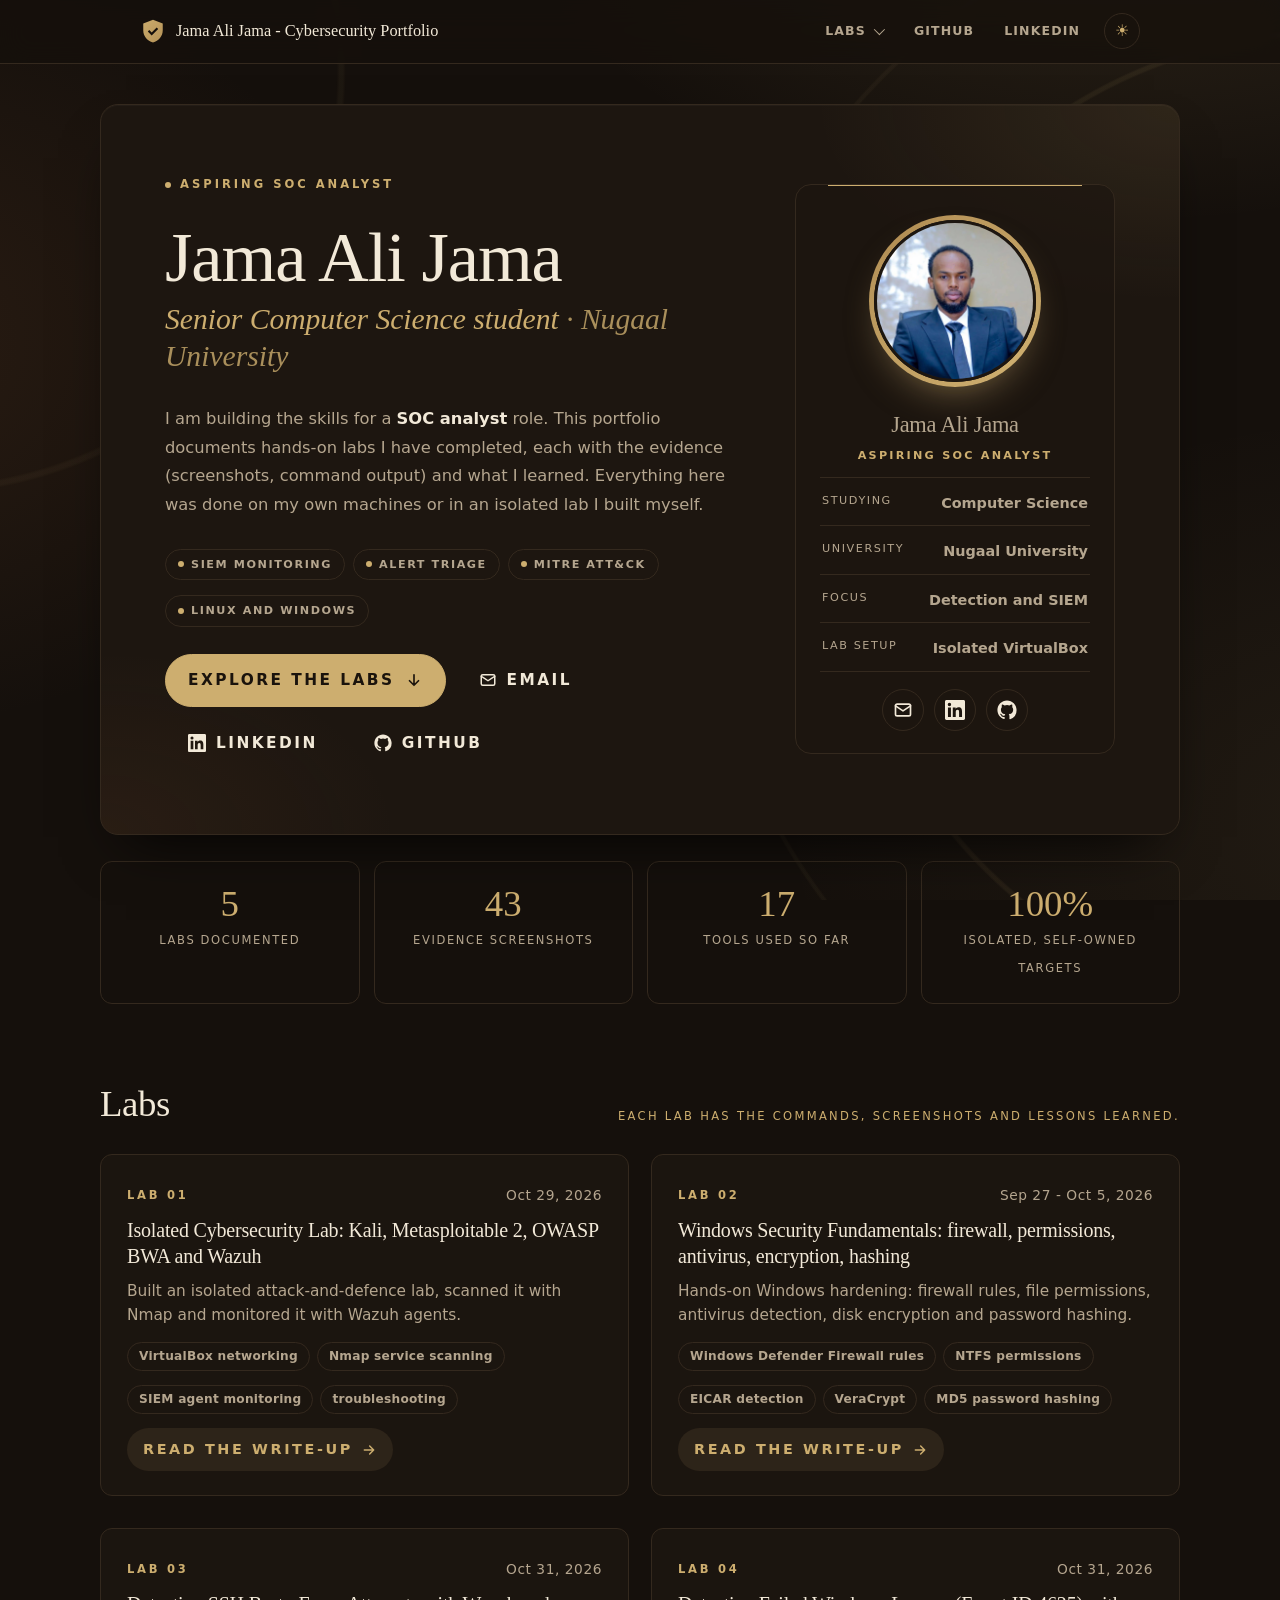
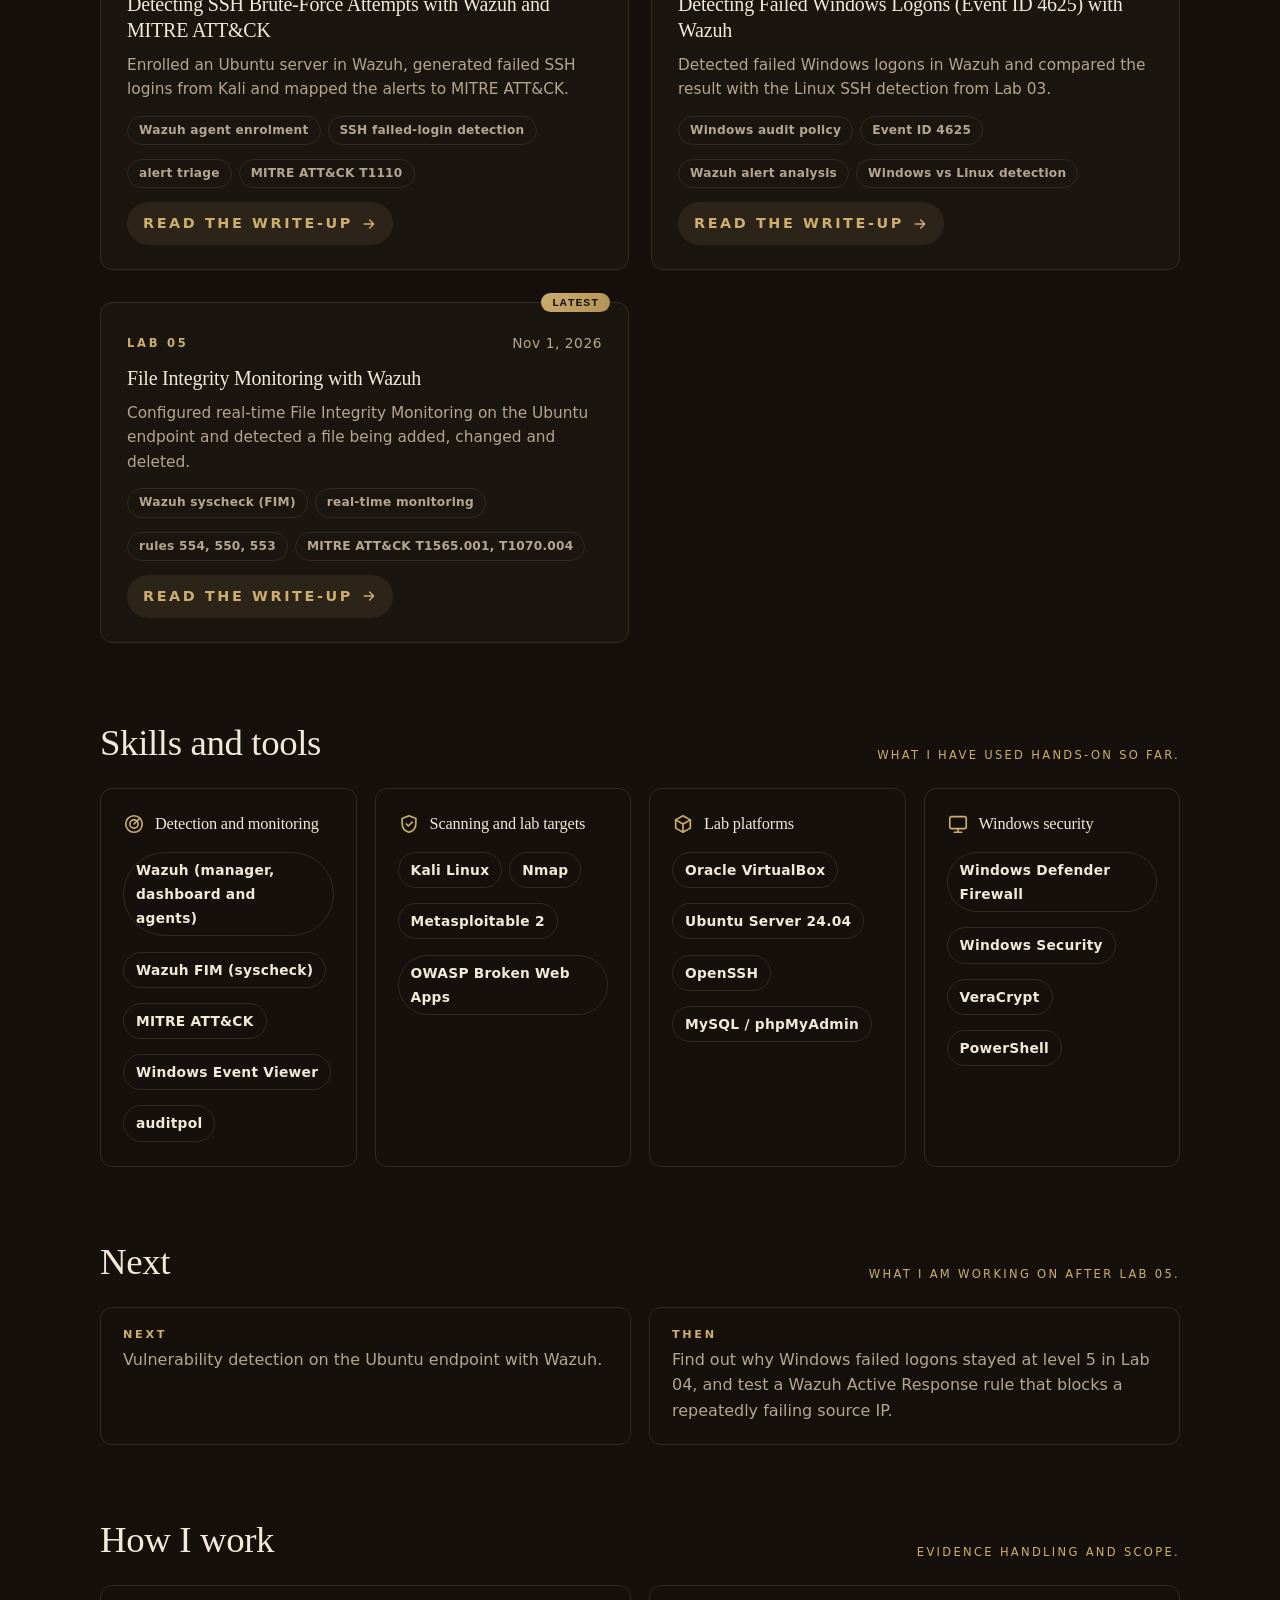
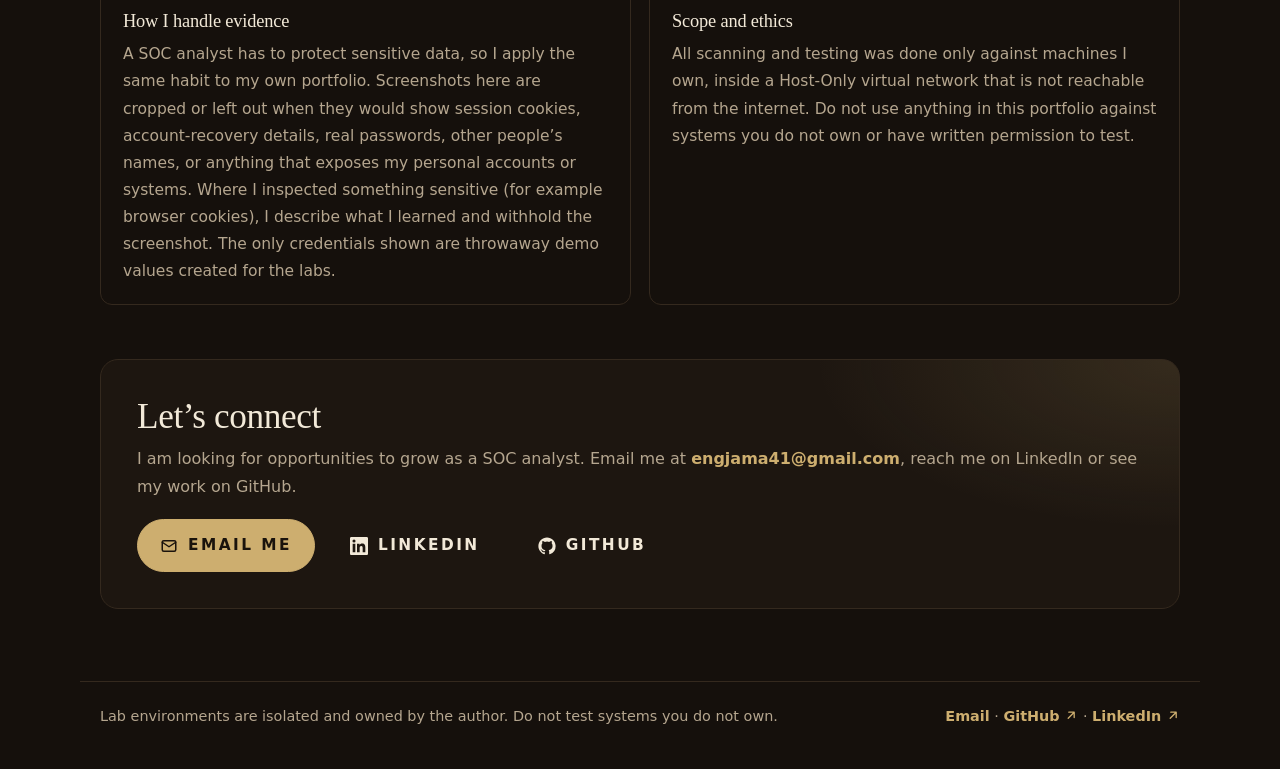
<file: cybersecurity-portfolio/index.html>
<!DOCTYPE html>

<html class="" lang="en">
<head>
<meta charset="utf-8"/>
<meta content="width=device-width, initial-scale=1, viewport-fit=cover" name="viewport"/>
<title>Cybersecurity Portfolio - Jama Ali Jama</title>
<meta content="light dark" name="color-scheme"/>
<meta content="Hands-on SOC analyst labs by Jama Ali Jama: Wazuh SIEM, MITRE ATT&amp;CK, Linux and Windows detection, each with evidence." name="description"/>
<link href="assets/style.css" rel="stylesheet"/>
<link href="assets/home.css" rel="stylesheet"/>
<script>(function(){var r=document.documentElement;r.classList.add('js');try{var t=localStorage.getItem('theme');r.setAttribute('data-theme',t||'dark')}catch(e){}})();</script>
<script defer="" src="assets/site.js"></script>
</head>
<body class="home"><a class="skip" href="#main">Skip to content</a>
<nav aria-label="Main"><div>
<a class="brand" href="index.html">Jama Ali Jama - Cybersecurity Portfolio</a>
<details class="nav-menu"><summary>Labs</summary><ul class="menu"><li><a href="labs/01-isolated-lab-setup/index.html"><b>Lab 01</b><span>Isolated Cybersecurity Lab</span></a></li><li><a href="labs/02-windows-security-fundamentals/index.html"><b>Lab 02</b><span>Windows Security Fundamentals</span></a></li><li><a href="labs/03-wazuh-ssh-bruteforce-detection/index.html"><b>Lab 03</b><span>SSH Brute-Force Detection</span></a></li><li><a href="labs/04-wazuh-windows-failed-logon-detection/index.html"><b>Lab 04</b><span>Failed Windows Logons (4625)</span></a></li><li><a href="labs/05-wazuh-file-integrity-monitoring/index.html"><b>Lab 05</b><span>File Integrity Monitoring</span></a></li></ul></details>
<a href="https://github.com/Jama-Yare" rel="noopener noreferrer" target="_blank">GitHub</a>
<a href="https://www.linkedin.com/in/jama-ali-jama-6099962b8/" rel="noopener noreferrer" target="_blank">LinkedIn</a>
</div></nav>
<main id="main">
<header class="hero hero-profile">
<div class="hero-text">
<p class="eyebrow"><span class="dot"></span>Aspiring SOC Analyst</p>
<h1 id="jama-ali-jama">Jama Ali Jama</h1>
<p class="role">Senior Computer Science student <span>· Nugaal University</span></p>
<p class="lead">I am building the skills for a <strong>SOC analyst</strong> role. This portfolio documents hands-on labs I have completed, each with the evidence (screenshots, command output) and what I learned. Everything here was done on my own machines or in an isolated lab I built myself.</p>
<ul class="hero-badges" aria-label="Focus areas"><li>SIEM monitoring</li><li>Alert triage</li><li>MITRE ATT&amp;CK</li><li>Linux and Windows</li></ul>
<div class="cta"><a class="btn primary" href="#labs">Explore the labs <svg viewBox="0 0 24 24" fill="none" stroke="currentColor" stroke-width="2.2" stroke-linecap="round" stroke-linejoin="round" aria-hidden="true"><path d="M12 5v14M6 13l6 6 6-6"/></svg></a><a class="btn" href="mailto:engjama41@gmail.com"><svg viewBox="0 0 24 24" fill="none" stroke="currentColor" stroke-width="2" stroke-linecap="round" stroke-linejoin="round" aria-hidden="true"><rect x="3" y="5" width="18" height="14" rx="2"/><path d="m3 7 9 6 9-6"/></svg>Email</a><a class="btn" href="https://www.linkedin.com/in/jama-ali-jama-6099962b8/" rel="noopener noreferrer" target="_blank"><svg viewBox="0 0 24 24" fill="currentColor" aria-hidden="true"><path d="M20.45 20.45h-3.56v-5.57c0-1.33-.03-3.04-1.85-3.04-1.86 0-2.14 1.45-2.14 2.94v5.67H9.34V9h3.41v1.56h.05c.48-.9 1.64-1.85 3.37-1.85 3.6 0 4.27 2.37 4.27 5.45v6.29ZM5.34 7.43a2.06 2.06 0 1 1 0-4.12 2.06 2.06 0 0 1 0 4.12ZM7.12 20.45H3.56V9h3.56v11.45ZM22.22 0H1.77C.79 0 0 .77 0 1.73v20.54C0 23.23.79 24 1.77 24h20.45c.98 0 1.78-.77 1.78-1.73V1.73C24 .77 23.2 0 22.22 0Z"/></svg>LinkedIn</a><a class="btn" href="https://github.com/Jama-Yare" rel="noopener noreferrer" target="_blank"><svg viewBox="0 0 24 24" fill="currentColor" aria-hidden="true"><path d="M12 .5C5.65.5.5 5.65.5 12c0 5.08 3.29 9.39 7.86 10.91.58.1.79-.25.79-.56v-2c-3.2.7-3.87-1.37-3.87-1.37-.52-1.33-1.28-1.69-1.28-1.69-1.05-.71.08-.7.08-.7 1.16.08 1.77 1.19 1.77 1.19 1.03 1.77 2.7 1.26 3.36.96.1-.75.4-1.26.73-1.55-2.55-.29-5.24-1.28-5.24-5.69 0-1.26.45-2.28 1.18-3.09-.12-.29-.51-1.46.11-3.05 0 0 .97-.31 3.17 1.18a11 11 0 0 1 5.77 0c2.2-1.49 3.17-1.18 3.17-1.18.63 1.59.23 2.76.11 3.05.74.81 1.18 1.83 1.18 3.09 0 4.42-2.69 5.39-5.25 5.68.41.36.78 1.06.78 2.14v3.17c0 .31.21.67.8.56A11.51 11.51 0 0 0 23.5 12C23.5 5.65 18.35.5 12 .5Z"/></svg>GitHub</a></div>
</div>
<aside class="profile-card" aria-label="Profile">
<div class="avatar"><span class="avatar-fallback" aria-hidden="true">JA</span><img alt="Portrait of Jama Ali Jama" decoding="async" height="320" onerror="this.remove()" src="assets/profile.jpg" width="320"/></div>
<p class="pc-name">Jama Ali Jama</p>
<p class="pc-role">Aspiring SOC Analyst</p>
<ul class="pc-facts"><li><span>Studying</span><span>Computer Science</span></li><li><span>University</span><span>Nugaal University</span></li><li><span>Focus</span><span>Detection and SIEM</span></li><li><span>Lab setup</span><span>Isolated VirtualBox</span></li></ul>
<div class="pc-links"><a aria-label="Email" class="icon-btn" href="mailto:engjama41@gmail.com"><svg viewBox="0 0 24 24" fill="none" stroke="currentColor" stroke-width="2" stroke-linecap="round" stroke-linejoin="round" aria-hidden="true"><rect x="3" y="5" width="18" height="14" rx="2"/><path d="m3 7 9 6 9-6"/></svg></a><a aria-label="LinkedIn profile" class="icon-btn" href="https://www.linkedin.com/in/jama-ali-jama-6099962b8/" rel="noopener noreferrer" target="_blank"><svg viewBox="0 0 24 24" fill="currentColor" aria-hidden="true"><path d="M20.45 20.45h-3.56v-5.57c0-1.33-.03-3.04-1.85-3.04-1.86 0-2.14 1.45-2.14 2.94v5.67H9.34V9h3.41v1.56h.05c.48-.9 1.64-1.85 3.37-1.85 3.6 0 4.27 2.37 4.27 5.45v6.29ZM5.34 7.43a2.06 2.06 0 1 1 0-4.12 2.06 2.06 0 0 1 0 4.12ZM7.12 20.45H3.56V9h3.56v11.45ZM22.22 0H1.77C.79 0 0 .77 0 1.73v20.54C0 23.23.79 24 1.77 24h20.45c.98 0 1.78-.77 1.78-1.73V1.73C24 .77 23.2 0 22.22 0Z"/></svg></a><a aria-label="GitHub profile" class="icon-btn" href="https://github.com/Jama-Yare" rel="noopener noreferrer" target="_blank"><svg viewBox="0 0 24 24" fill="currentColor" aria-hidden="true"><path d="M12 .5C5.65.5.5 5.65.5 12c0 5.08 3.29 9.39 7.86 10.91.58.1.79-.25.79-.56v-2c-3.2.7-3.87-1.37-3.87-1.37-.52-1.33-1.28-1.69-1.28-1.69-1.05-.71.08-.7.08-.7 1.16.08 1.77 1.19 1.77 1.19 1.03 1.77 2.7 1.26 3.36.96.1-.75.4-1.26.73-1.55-2.55-.29-5.24-1.28-5.24-5.69 0-1.26.45-2.28 1.18-3.09-.12-.29-.51-1.46.11-3.05 0 0 .97-.31 3.17 1.18a11 11 0 0 1 5.77 0c2.2-1.49 3.17-1.18 3.17-1.18.63 1.59.23 2.76.11 3.05.74.81 1.18 1.83 1.18 3.09 0 4.42-2.69 5.39-5.25 5.68.41.36.78 1.06.78 2.14v3.17c0 .31.21.67.8.56A11.51 11.51 0 0 0 23.5 12C23.5 5.65 18.35.5 12 .5Z"/></svg></a></div>
</aside>
</header>
<ul aria-label="At a glance" class="stats"><li><b>5</b><span>Labs documented</span></li><li><b>43</b><span>Evidence screenshots</span></li><li><b>17</b><span>Tools used so far</span></li><li><b>100%</b><span>Isolated, self-owned targets</span></li></ul>

<div class="section-head"><h2 id="labs">Labs</h2><p>Each lab has the commands, screenshots and lessons learned.</p></div>
<ul class="cards"><li class="card"><div class="card-top"><span class="num">LAB 01</span><span class="date">Oct 29, 2026</span></div><h3><a href="labs/01-isolated-lab-setup/index.html">Isolated Cybersecurity Lab: Kali, Metasploitable 2, OWASP BWA and Wazuh</a></h3><p class="card-desc">Built an isolated attack-and-defence lab, scanned it with Nmap and monitored it with Wazuh agents.</p><ul class="chips"><li>VirtualBox networking</li><li>Nmap service scanning</li><li>SIEM agent monitoring</li><li>troubleshooting</li></ul><span aria-hidden="true" class="go">Read the write-up <svg viewBox="0 0 24 24" fill="none" stroke="currentColor" stroke-width="2.2" stroke-linecap="round" stroke-linejoin="round" aria-hidden="true"><path d="M5 12h14M13 6l6 6-6 6"/></svg></span></li><li class="card"><div class="card-top"><span class="num">LAB 02</span><span class="date">Sep 27 - Oct 5, 2026</span></div><h3><a href="labs/02-windows-security-fundamentals/index.html">Windows Security Fundamentals: firewall, permissions, antivirus, encryption, hashing</a></h3><p class="card-desc">Hands-on Windows hardening: firewall rules, file permissions, antivirus detection, disk encryption and password hashing.</p><ul class="chips"><li>Windows Defender Firewall rules</li><li>NTFS permissions</li><li>EICAR detection</li><li>VeraCrypt</li><li>MD5 password hashing</li></ul><span aria-hidden="true" class="go">Read the write-up <svg viewBox="0 0 24 24" fill="none" stroke="currentColor" stroke-width="2.2" stroke-linecap="round" stroke-linejoin="round" aria-hidden="true"><path d="M5 12h14M13 6l6 6-6 6"/></svg></span></li><li class="card"><div class="card-top"><span class="num">LAB 03</span><span class="date">Oct 31, 2026</span></div><h3><a href="labs/03-wazuh-ssh-bruteforce-detection/index.html">Detecting SSH Brute-Force Attempts with Wazuh and MITRE ATT&amp;CK</a></h3><p class="card-desc">Enrolled an Ubuntu server in Wazuh, generated failed SSH logins from Kali and mapped the alerts to MITRE ATT&amp;CK.</p><ul class="chips"><li>Wazuh agent enrolment</li><li>SSH failed-login detection</li><li>alert triage</li><li>MITRE ATT&amp;CK T1110</li></ul><span aria-hidden="true" class="go">Read the write-up <svg viewBox="0 0 24 24" fill="none" stroke="currentColor" stroke-width="2.2" stroke-linecap="round" stroke-linejoin="round" aria-hidden="true"><path d="M5 12h14M13 6l6 6-6 6"/></svg></span></li><li class="card"><div class="card-top"><span class="num">LAB 04</span><span class="date">Oct 31, 2026</span></div><h3><a href="labs/04-wazuh-windows-failed-logon-detection/index.html">Detecting Failed Windows Logons (Event ID 4625) with Wazuh</a></h3><p class="card-desc">Detected failed Windows logons in Wazuh and compared the result with the Linux SSH detection from Lab 03.</p><ul class="chips"><li>Windows audit policy</li><li>Event ID 4625</li><li>Wazuh alert analysis</li><li>Windows vs Linux detection</li></ul><span aria-hidden="true" class="go">Read the write-up <svg viewBox="0 0 24 24" fill="none" stroke="currentColor" stroke-width="2.2" stroke-linecap="round" stroke-linejoin="round" aria-hidden="true"><path d="M5 12h14M13 6l6 6-6 6"/></svg></span></li><li class="card latest"><div class="card-top"><span class="num">LAB 05</span><span class="date">Nov 1, 2026</span></div><h3><a href="labs/05-wazuh-file-integrity-monitoring/index.html">File Integrity Monitoring with Wazuh</a></h3><p class="card-desc">Configured real-time File Integrity Monitoring on the Ubuntu endpoint and detected a file being added, changed and deleted.</p><ul class="chips"><li>Wazuh syscheck (FIM)</li><li>real-time monitoring</li><li>rules 554, 550, 553</li><li>MITRE ATT&amp;CK T1565.001, T1070.004</li></ul><span aria-hidden="true" class="go">Read the write-up <svg viewBox="0 0 24 24" fill="none" stroke="currentColor" stroke-width="2.2" stroke-linecap="round" stroke-linejoin="round" aria-hidden="true"><path d="M5 12h14M13 6l6 6-6 6"/></svg></span></li></ul>

<div class="section-head"><h2 id="tools-used-so-far">Skills and tools</h2><p>What I have used hands-on so far.</p></div>
<div class="tool-grid"><div class="tool-group"><h3><svg viewBox="0 0 24 24" fill="none" stroke="currentColor" stroke-width="1.8" stroke-linecap="round" stroke-linejoin="round" aria-hidden="true"><circle cx="12" cy="12" r="9"/><circle cx="12" cy="12" r="4.500"/><path d="M12 12 18 6"/></svg>Detection and monitoring</h3><ul class="chips"><li>Wazuh (manager, dashboard and agents)</li><li>Wazuh FIM (syscheck)</li><li>MITRE ATT&amp;CK</li><li>Windows Event Viewer</li><li>auditpol</li></ul></div><div class="tool-group"><h3><svg viewBox="0 0 24 24" fill="none" stroke="currentColor" stroke-width="1.8" stroke-linecap="round" stroke-linejoin="round" aria-hidden="true"><path d="M12 3 4.5 6v5.5c0 4.4 3 8.2 7.5 9.5 4.5-1.3 7.5-5.100 7.500-9.500V6L12 3Z"/><path d="m9 12 2.200 2.200L15.500 10"/></svg>Scanning and lab targets</h3><ul class="chips"><li>Kali Linux</li><li>Nmap</li><li>Metasploitable 2</li><li>OWASP Broken Web Apps</li></ul></div><div class="tool-group"><h3><svg viewBox="0 0 24 24" fill="none" stroke="currentColor" stroke-width="1.8" stroke-linecap="round" stroke-linejoin="round" aria-hidden="true"><path d="m12 3 8 4.500v9L12 21l-8-4.500v-9L12 3Z"/><path d="m4 7.500 8 4.500 8-4.500M12 12v9"/></svg>Lab platforms</h3><ul class="chips"><li>Oracle VirtualBox</li><li>Ubuntu Server 24.04</li><li>OpenSSH</li><li>MySQL / phpMyAdmin</li></ul></div><div class="tool-group"><h3><svg viewBox="0 0 24 24" fill="none" stroke="currentColor" stroke-width="1.8" stroke-linecap="round" stroke-linejoin="round" aria-hidden="true"><rect x="3" y="4" width="18" height="13" rx="2"/><path d="M8 21h8M12 17v4"/></svg>Windows security</h3><ul class="chips"><li>Windows Defender Firewall</li><li>Windows Security</li><li>VeraCrypt</li><li>PowerShell</li></ul></div></div>

<div class="section-head"><h2 id="next">Next</h2><p>What I am working on after Lab 05.</p></div>
<div class="roadmap"><div class="road-item"><span class="tag">NEXT</span><p>Vulnerability detection on the Ubuntu endpoint with Wazuh.</p></div><div class="road-item"><span class="tag">THEN</span><p>Find out why Windows failed logons stayed at level 5 in Lab 04, and test a Wazuh Active Response rule that blocks a repeatedly failing source IP.</p></div></div>

<div class="section-head"><h2 id="how-i-work">How I work</h2><p>Evidence handling and scope.</p></div>
<div class="notes"><section class="note"><h2 id="how-i-handle-evidence">How I handle evidence</h2><p>A SOC analyst has to protect sensitive data, so I apply the same habit to my own portfolio. Screenshots here are cropped or left out when they would show session cookies, account-recovery details, real passwords, other people’s names, or anything that exposes my personal accounts or systems. Where I inspected something sensitive (for example browser cookies), I describe what I learned and withhold the screenshot. The only credentials shown are throwaway demo values created for the labs.</p></section><section class="note"><h2 id="scope-and-ethics">Scope and ethics</h2><p>All scanning and testing was done only against machines I own, inside a Host-Only virtual network that is not reachable from the internet. Do not use anything in this portfolio against systems you do not own or have written permission to test.</p></section></div>

<section class="contact" aria-labelledby="contact-title"><div><h2 id="contact-title">Let’s connect</h2><p>I am looking for opportunities to grow as a SOC analyst. Email me at <a class="link" href="mailto:engjama41@gmail.com">engjama41@gmail.com</a>, reach me on LinkedIn or see my work on GitHub.</p></div><div class="cta"><a class="btn" href="mailto:engjama41@gmail.com"><svg viewBox="0 0 24 24" fill="none" stroke="currentColor" stroke-width="2" stroke-linecap="round" stroke-linejoin="round" aria-hidden="true"><rect x="3" y="5" width="18" height="14" rx="2"/><path d="m3 7 9 6 9-6"/></svg>Email me</a><a class="btn" href="https://www.linkedin.com/in/jama-ali-jama-6099962b8/" rel="noopener noreferrer" target="_blank"><svg viewBox="0 0 24 24" fill="currentColor" aria-hidden="true"><path d="M20.45 20.45h-3.56v-5.57c0-1.33-.03-3.04-1.85-3.04-1.86 0-2.14 1.45-2.14 2.94v5.67H9.34V9h3.41v1.56h.05c.48-.9 1.64-1.85 3.37-1.85 3.6 0 4.27 2.37 4.27 5.45v6.29ZM5.34 7.43a2.06 2.06 0 1 1 0-4.12 2.06 2.06 0 0 1 0 4.12ZM7.12 20.45H3.56V9h3.56v11.45ZM22.22 0H1.77C.79 0 0 .77 0 1.73v20.54C0 23.23.79 24 1.77 24h20.45c.98 0 1.78-.77 1.78-1.73V1.73C24 .77 23.2 0 22.22 0Z"/></svg>LinkedIn</a><a class="btn" href="https://github.com/Jama-Yare" rel="noopener noreferrer" target="_blank"><svg viewBox="0 0 24 24" fill="currentColor" aria-hidden="true"><path d="M12 .5C5.65.5.5 5.65.5 12c0 5.08 3.29 9.39 7.86 10.91.58.1.79-.25.79-.56v-2c-3.2.7-3.87-1.37-3.87-1.37-.52-1.33-1.28-1.69-1.28-1.69-1.05-.71.08-.7.08-.7 1.16.08 1.77 1.19 1.77 1.19 1.03 1.77 2.7 1.26 3.36.96.1-.75.4-1.26.73-1.55-2.55-.29-5.24-1.28-5.24-5.69 0-1.26.45-2.28 1.18-3.09-.12-.29-.51-1.46.11-3.05 0 0 .97-.31 3.17 1.18a11 11 0 0 1 5.77 0c2.2-1.49 3.17-1.18 3.17-1.18.63 1.59.23 2.76.11 3.05.74.81 1.18 1.83 1.18 3.09 0 4.42-2.69 5.39-5.25 5.68.41.36.78 1.06.78 2.14v3.17c0 .31.21.67.8.56A11.51 11.51 0 0 0 23.5 12C23.5 5.65 18.35.5 12 .5Z"/></svg>GitHub</a></div></section>
</main>
<footer><span>Lab environments are isolated and owned by the author. Do not test systems you do not own.</span><span><a class="link" href="mailto:engjama41@gmail.com">Email</a> · <a class="link" href="https://github.com/Jama-Yare" rel="noopener noreferrer" target="_blank">GitHub<svg viewBox="0 0 24 24" fill="none" stroke="currentColor" stroke-width="2.2" stroke-linecap="round" stroke-linejoin="round" aria-hidden="true"><path d="M7 17 17 7M8 7h9v9"/></svg></a> · <a class="link" href="https://www.linkedin.com/in/jama-ali-jama-6099962b8/" rel="noopener noreferrer" target="_blank">LinkedIn<svg viewBox="0 0 24 24" fill="none" stroke="currentColor" stroke-width="2.2" stroke-linecap="round" stroke-linejoin="round" aria-hidden="true"><path d="M7 17 17 7M8 7h9v9"/></svg></a></span></footer>
</body>
</html>
</file>
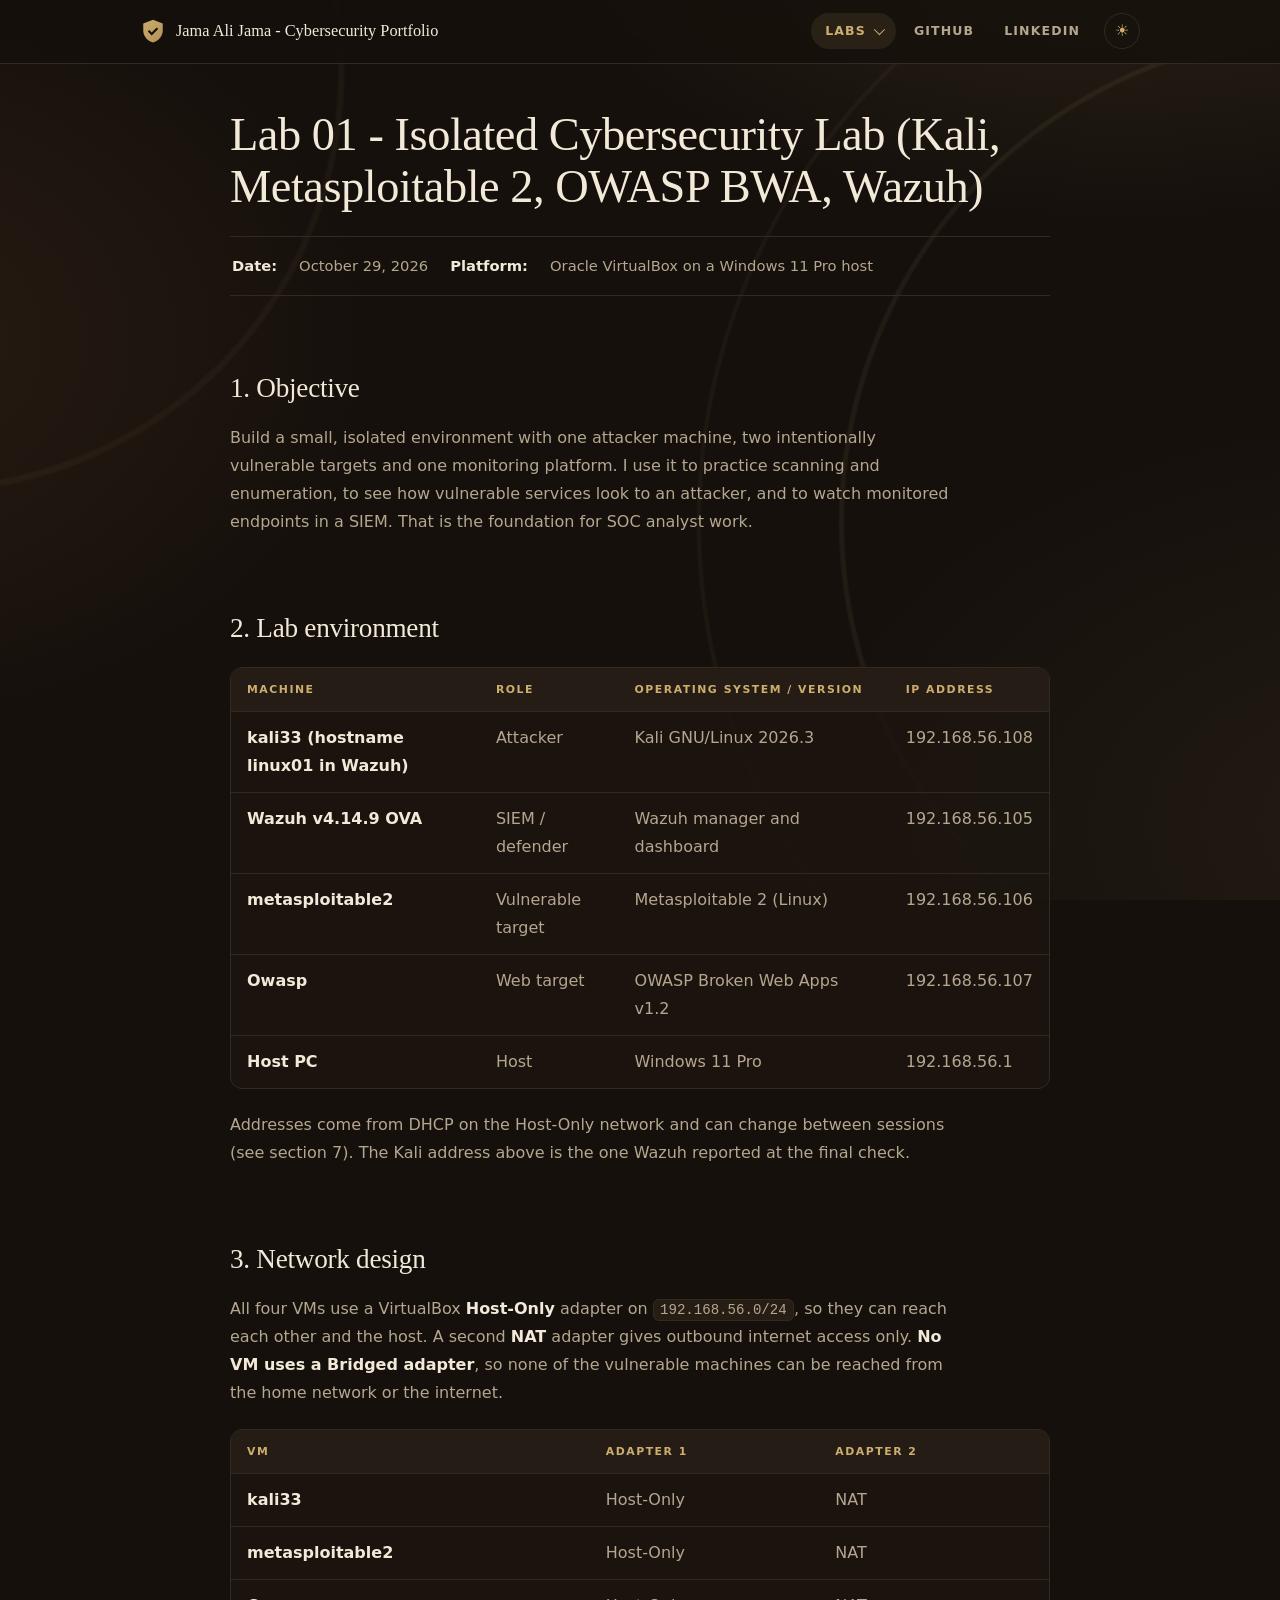
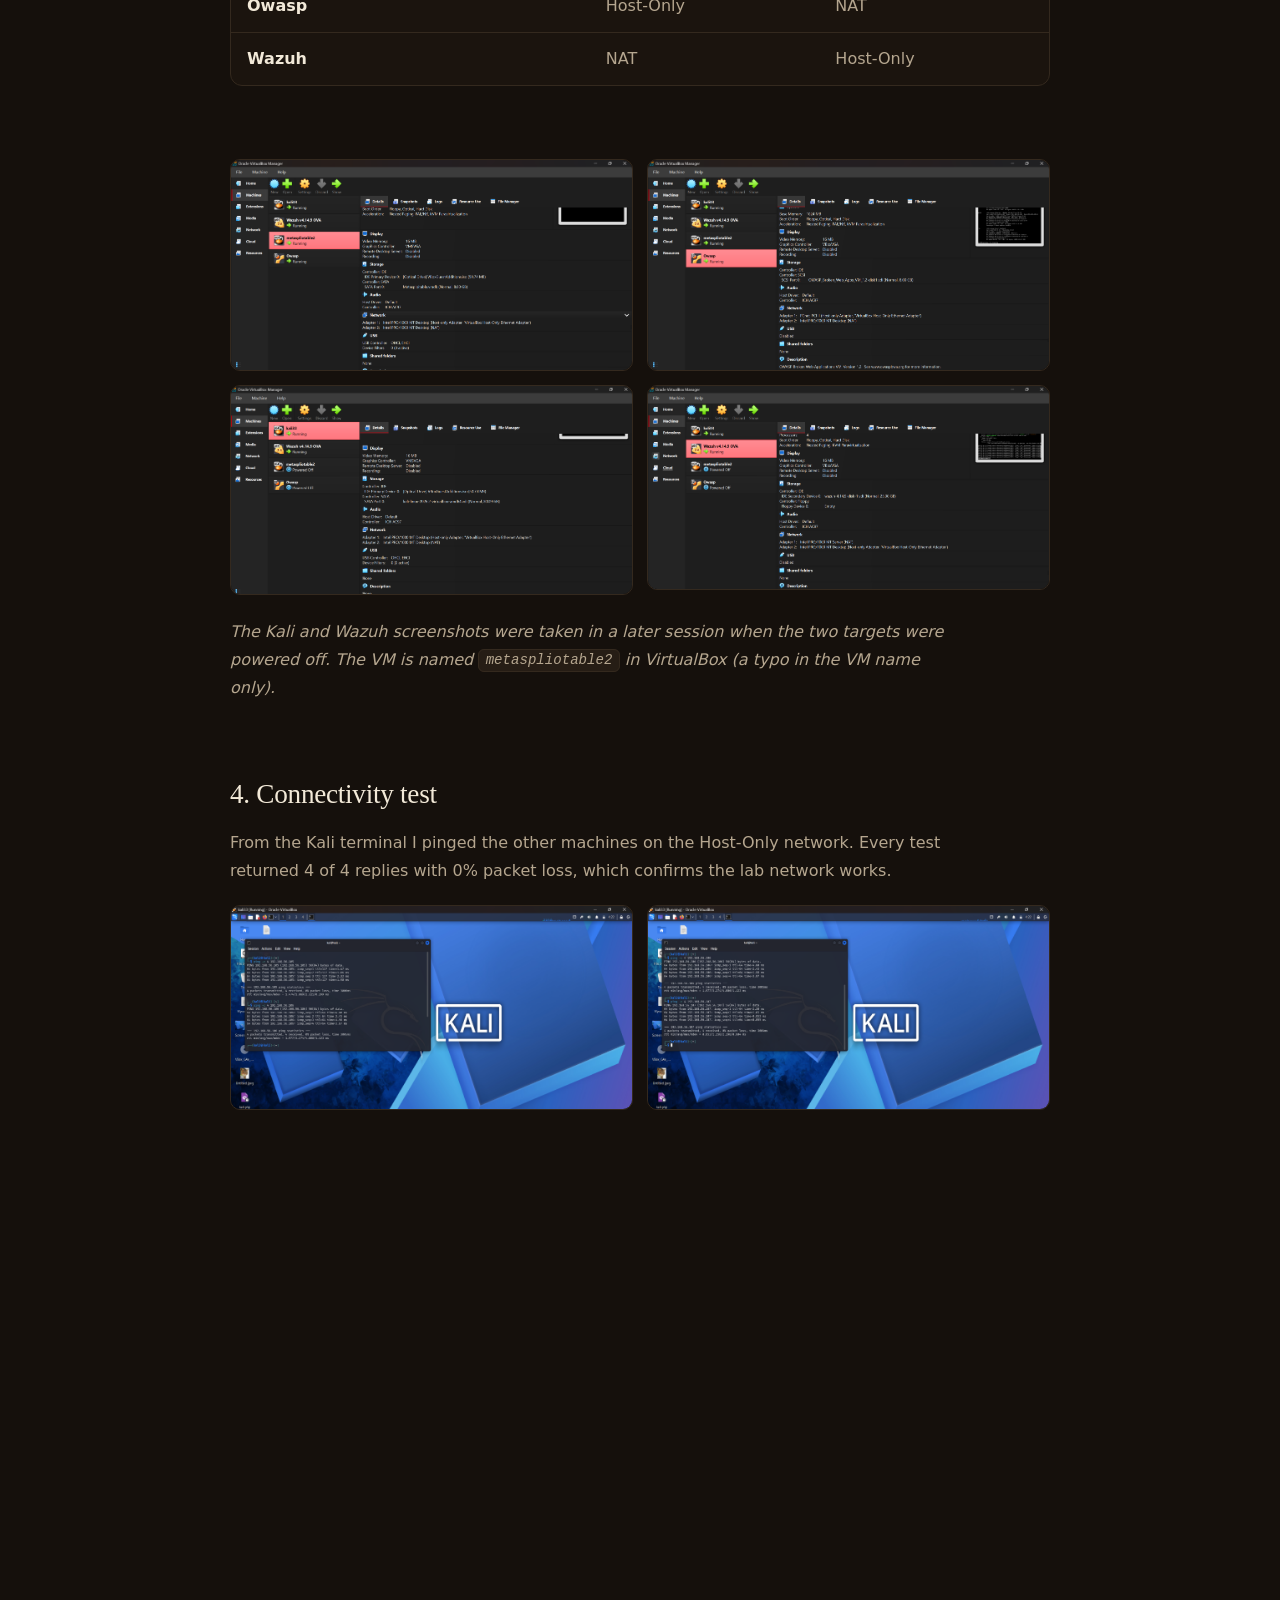
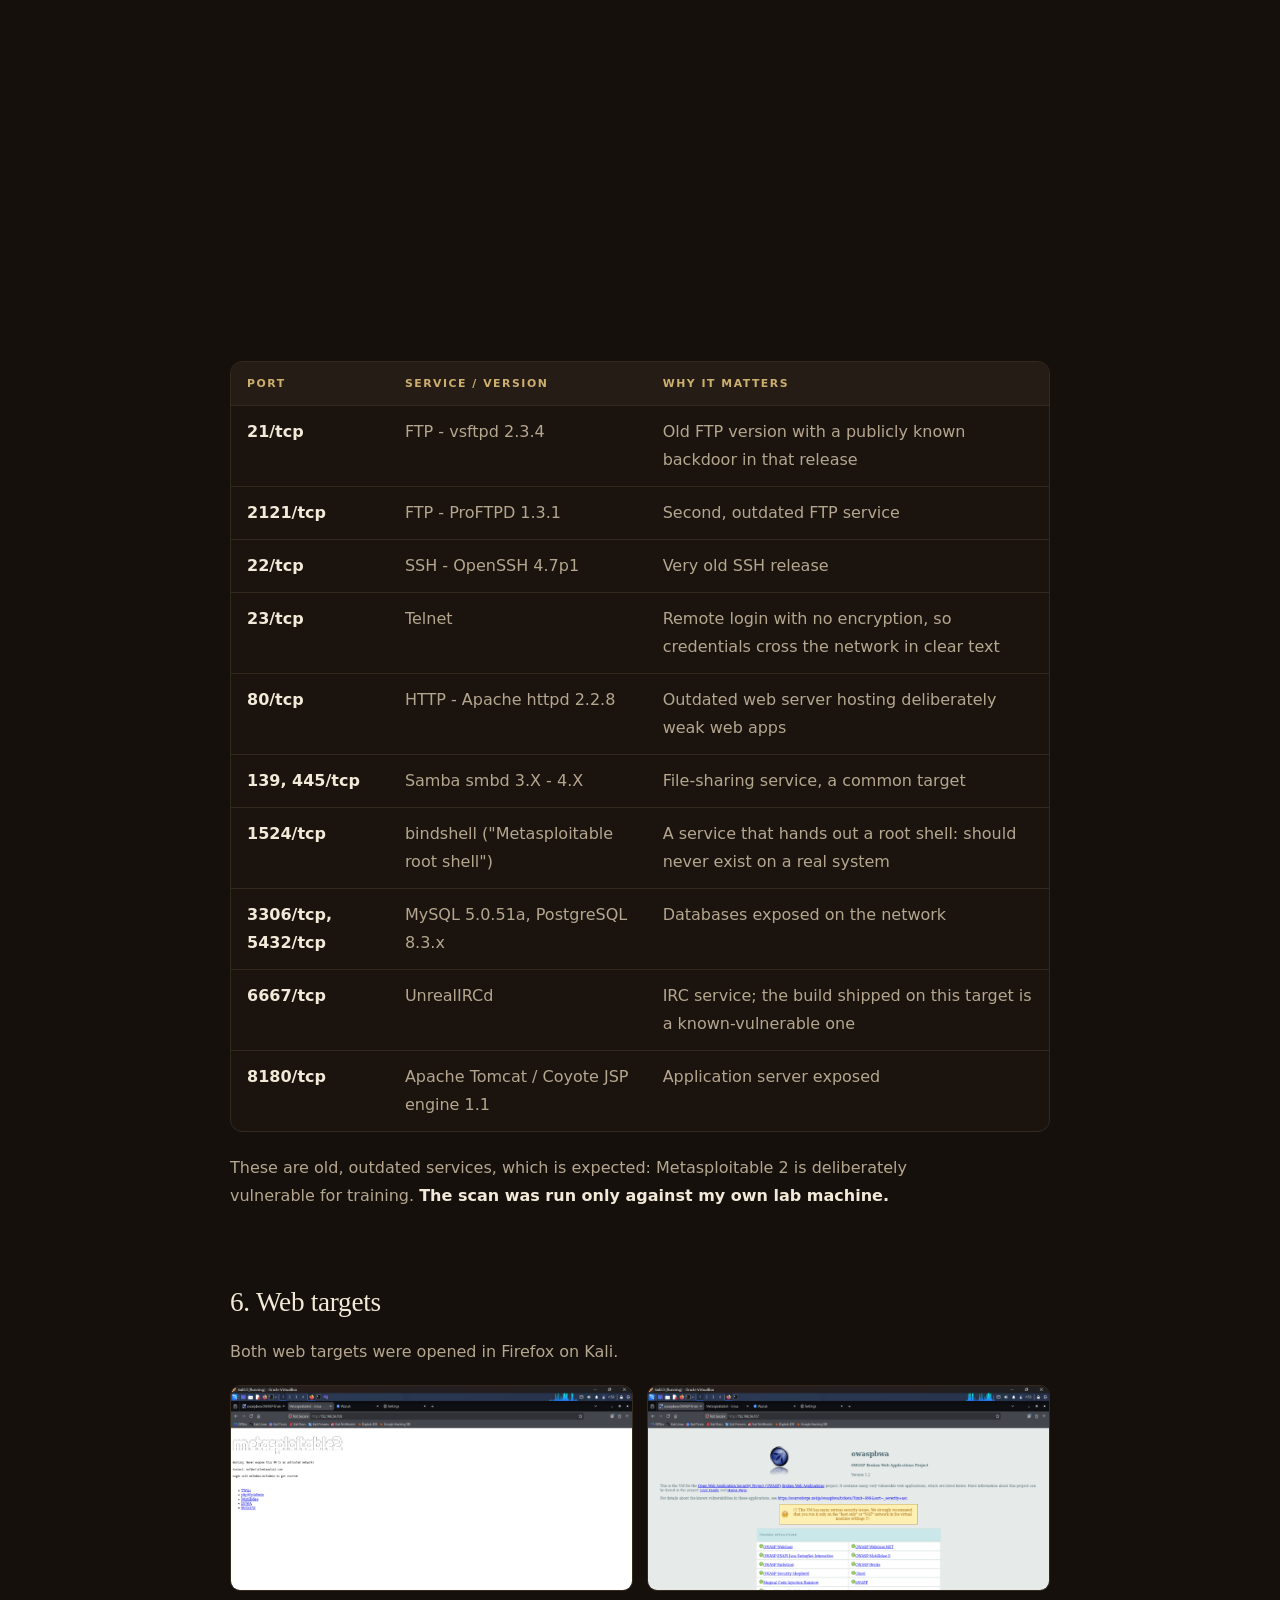
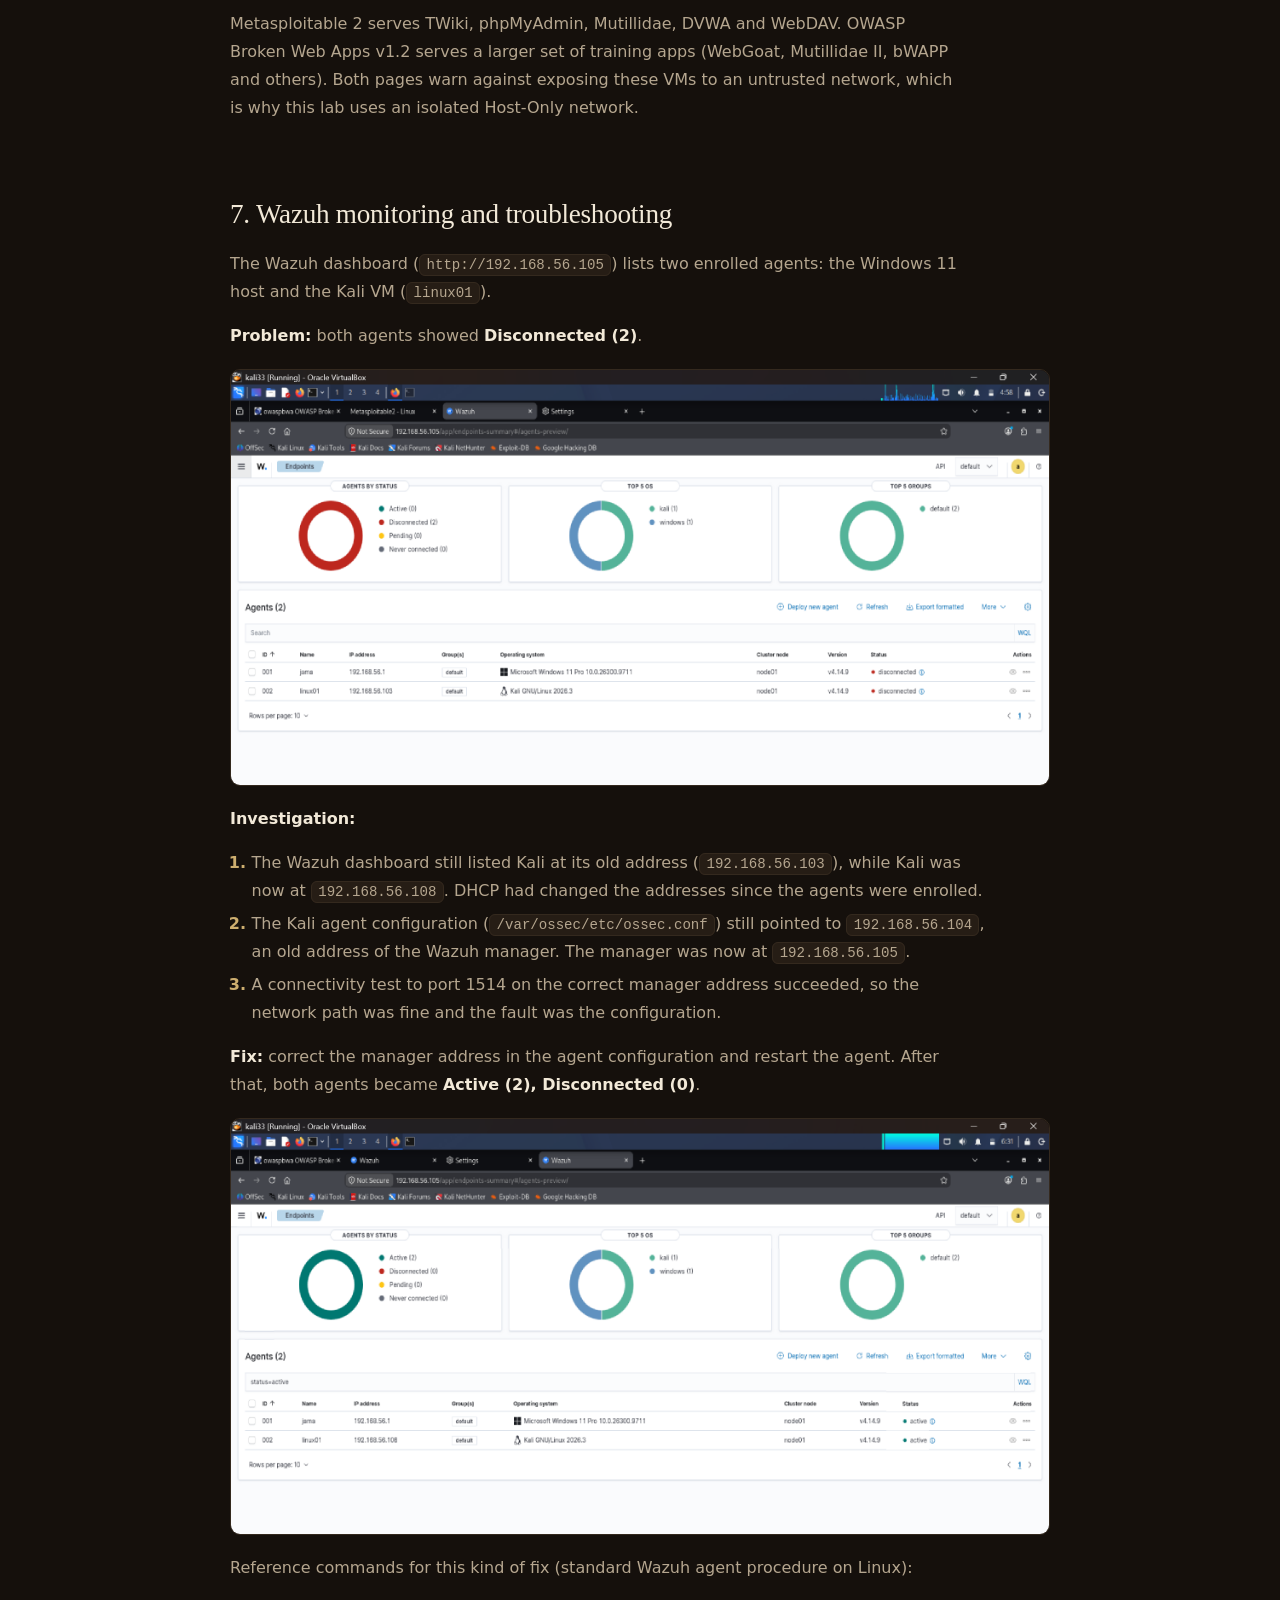
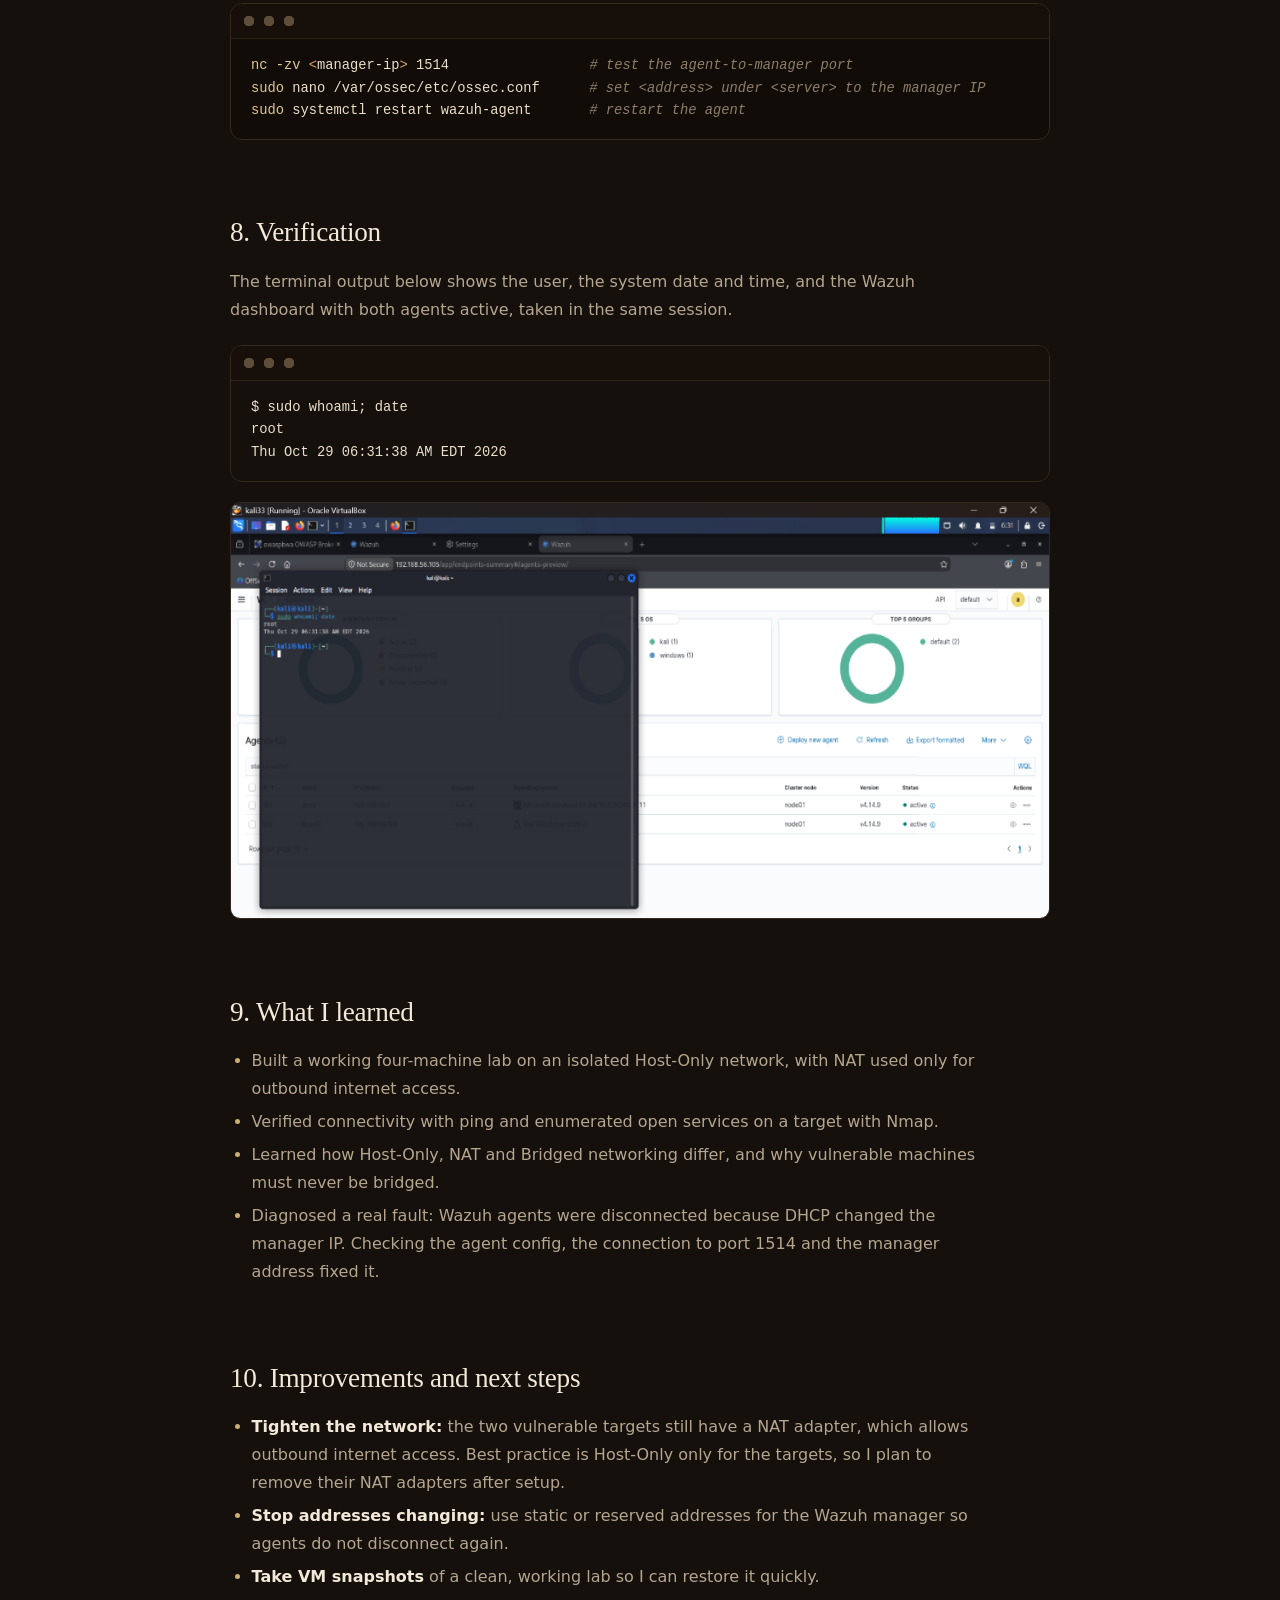
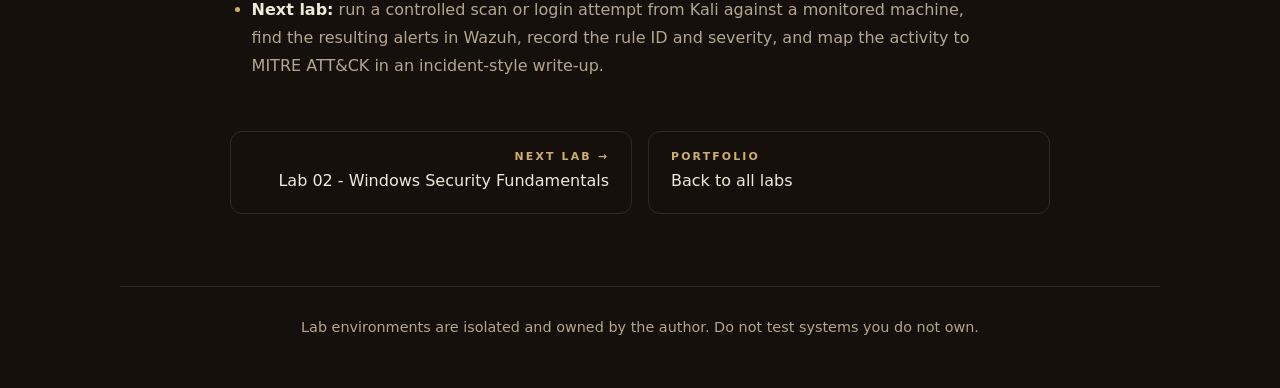
<file: cybersecurity-portfolio/labs/01-isolated-lab-setup/index.html>
<!DOCTYPE html>

<html class="" lang="en">
<head>
<meta charset="utf-8"/>
<meta content="width=device-width, initial-scale=1, viewport-fit=cover" name="viewport"/>
<title>Lab 01 - Isolated Cybersecurity Lab</title>
<meta content="light dark" name="color-scheme"/>
<link href="../../assets/style.css" rel="stylesheet"/>
<script>(function(){var r=document.documentElement;r.classList.add('js');try{var t=localStorage.getItem('theme');r.setAttribute('data-theme',t||'dark')}catch(e){}})();</script>
<script defer="" src="../../assets/site.js"></script>
</head>
<body class="lab"><a class="skip" href="#main">Skip to content</a>
<nav aria-label="Main"><div>
<a class="brand" href="../../index.html">Jama Ali Jama - Cybersecurity Portfolio</a>
<details class="nav-menu current"><summary>Labs</summary><ul class="menu"><li><a aria-current="page" href="../../labs/01-isolated-lab-setup/index.html"><b>Lab 01</b><span>Isolated Cybersecurity Lab</span></a></li><li><a href="../../labs/02-windows-security-fundamentals/index.html"><b>Lab 02</b><span>Windows Security Fundamentals</span></a></li><li><a href="../../labs/03-wazuh-ssh-bruteforce-detection/index.html"><b>Lab 03</b><span>SSH Brute-Force Detection</span></a></li><li><a href="../../labs/04-wazuh-windows-failed-logon-detection/index.html"><b>Lab 04</b><span>Failed Windows Logons (4625)</span></a></li><li><a href="../../labs/05-wazuh-file-integrity-monitoring/index.html"><b>Lab 05</b><span>File Integrity Monitoring</span></a></li></ul></details>
<a href="https://github.com/Jama-Yare" rel="noopener noreferrer" target="_blank">GitHub</a>
<a href="https://www.linkedin.com/in/jama-ali-jama-6099962b8/" rel="noopener noreferrer" target="_blank">LinkedIn</a>
</div></nav>
<main id="main">
<h1 id="lab-01---isolated-cybersecurity-lab-kali-metasploitable-2-owasp-bwa-wazuh">Lab
01 - Isolated Cybersecurity Lab (Kali, Metasploitable 2, OWASP BWA,
Wazuh)</h1>
<p class="lab-meta"><strong>Date:</strong> October 29, 2026 <strong>Platform:</strong>
Oracle VirtualBox on a Windows 11 Pro host</p>
<h2 id="1-objective">1. Objective</h2>
<p>Build a small, isolated environment with one attacker machine, two
intentionally vulnerable targets and one monitoring platform. I use it
to practice scanning and enumeration, to see how vulnerable services
look to an attacker, and to watch monitored endpoints in a SIEM. That is
the foundation for SOC analyst work.</p>
<h2 id="2-lab-environment">2. Lab environment</h2>
<div aria-label="2. Lab environment table" class="table-wrap" role="region" tabindex="0"><table>
<thead>
<tr class="header">
<th>Machine</th>
<th>Role</th>
<th>Operating system / version</th>
<th>IP address</th>
</tr>
</thead>
<tbody>
<tr class="odd">
<td>kali33 (hostname linux01 in Wazuh)</td>
<td>Attacker</td>
<td>Kali GNU/Linux 2026.3</td>
<td>192.168.56.108</td>
</tr>
<tr class="even">
<td>Wazuh v4.14.9 OVA</td>
<td>SIEM / defender</td>
<td>Wazuh manager and dashboard</td>
<td>192.168.56.105</td>
</tr>
<tr class="odd">
<td>metasploitable2</td>
<td>Vulnerable target</td>
<td>Metasploitable 2 (Linux)</td>
<td>192.168.56.106</td>
</tr>
<tr class="even">
<td>Owasp</td>
<td>Web target</td>
<td>OWASP Broken Web Apps v1.2</td>
<td>192.168.56.107</td>
</tr>
<tr class="odd">
<td>Host PC</td>
<td>Host</td>
<td>Windows 11 Pro</td>
<td>192.168.56.1</td>
</tr>
</tbody>
</table></div>
<p>Addresses come from DHCP on the Host-Only network and can change
between sessions (see section 7). The Kali address above is the one
Wazuh reported at the final check.</p>
<h2 id="3-network-design">3. Network design</h2>
<p>All four VMs use a VirtualBox <strong>Host-Only</strong> adapter on
<code>192.168.56.0/24</code>, so they can reach each other and the host.
A second <strong>NAT</strong> adapter gives outbound internet access
only. <strong>No VM uses a Bridged adapter</strong>, so none of the
vulnerable machines can be reached from the home network or the
internet.</p>
<div aria-label="3. Network design table" class="table-wrap" role="region" tabindex="0"><table>
<thead>
<tr class="header">
<th>VM</th>
<th>Adapter 1</th>
<th>Adapter 2</th>
</tr>
</thead>
<tbody>
<tr class="odd">
<td>kali33</td>
<td>Host-Only</td>
<td>NAT</td>
</tr>
<tr class="even">
<td>metasploitable2</td>
<td>Host-Only</td>
<td>NAT</td>
</tr>
<tr class="odd">
<td>Owasp</td>
<td>Host-Only</td>
<td>NAT</td>
</tr>
<tr class="even">
<td>Wazuh</td>
<td>NAT</td>
<td>Host-Only</td>
</tr>
</tbody>
</table></div>
<p>Evidence (VirtualBox Manager, network settings of each VM):</p>
<table class="gallery">
<tbody>
<tr class="odd">
<td><img alt="Metasploitable 2 network" src="screenshots/01-virtualbox-metasploitable2-network.png"/></td>
<td><img alt="OWASP network" src="screenshots/02-virtualbox-owasp-network.png"/></td>
</tr>
<tr class="even">
<td><img alt="Kali network" src="screenshots/03-virtualbox-kali-network.png"/></td>
<td><img alt="Wazuh network" src="screenshots/04-virtualbox-wazuh-network.png"/></td>
</tr>
</tbody>
</table>
<p><em>The Kali and Wazuh screenshots were taken in a later session when
the two targets were powered off. The VM is named
<code>metaspliotable2</code> in VirtualBox (a typo in the VM name
only).</em></p>
<h2 id="4-connectivity-test">4. Connectivity test</h2>
<p>From the Kali terminal I pinged the other machines on the Host-Only
network. Every test returned 4 of 4 replies with 0% packet loss, which
confirms the lab network works.</p>
<p><img alt="Ping test 1" src="screenshots/05-ping-wazuh-and-metasploitable2.png"/> <img alt="Ping test 2" src="screenshots/06-ping-metasploitable2-and-owasp.png"/></p>
<h2 id="5-service-scan-of-metasploitable-2">5. Service scan of
Metasploitable 2</h2>
<p>I ran an Nmap service-version scan from Kali against the
Metasploitable 2 target:</p>
<div class="sourceCode" id="cb1"><pre class="sourceCode bash"><code class="sourceCode bash"><span id="cb1-1"><a aria-hidden="true" href="#cb1-1" tabindex="-1"></a><span class="fu">nmap</span> <span class="at">-sV</span> 192.168.56.106</span></code></pre></div>
<p>The scan finished in about 16.6 seconds and found <strong>23 open TCP
ports</strong> (977 closed). The host was identified as
<code>metasploitable.localdomain</code>.</p>
<p><img alt="Nmap scan" src="screenshots/07-nmap-service-scan-metasploitable2.png"/></p>
<p>Examples of what the scan reported, and why each matters to a
defender:</p>
<div aria-label="5. Service scan of Metasploitable 2 table" class="table-wrap" role="region" tabindex="0"><table>
<thead>
<tr class="header">
<th>Port</th>
<th>Service / version</th>
<th>Why it matters</th>
</tr>
</thead>
<tbody>
<tr class="odd">
<td>21/tcp</td>
<td>FTP - vsftpd 2.3.4</td>
<td>Old FTP version with a publicly known backdoor in that release</td>
</tr>
<tr class="even">
<td>2121/tcp</td>
<td>FTP - ProFTPD 1.3.1</td>
<td>Second, outdated FTP service</td>
</tr>
<tr class="odd">
<td>22/tcp</td>
<td>SSH - OpenSSH 4.7p1</td>
<td>Very old SSH release</td>
</tr>
<tr class="even">
<td>23/tcp</td>
<td>Telnet</td>
<td>Remote login with no encryption, so credentials cross the network in
clear text</td>
</tr>
<tr class="odd">
<td>80/tcp</td>
<td>HTTP - Apache httpd 2.2.8</td>
<td>Outdated web server hosting deliberately weak web apps</td>
</tr>
<tr class="even">
<td>139, 445/tcp</td>
<td>Samba smbd 3.X - 4.X</td>
<td>File-sharing service, a common target</td>
</tr>
<tr class="odd">
<td>1524/tcp</td>
<td>bindshell ("Metasploitable root shell")</td>
<td>A service that hands out a root shell: should never exist on a real
system</td>
</tr>
<tr class="even">
<td>3306/tcp, 5432/tcp</td>
<td>MySQL 5.0.51a, PostgreSQL 8.3.x</td>
<td>Databases exposed on the network</td>
</tr>
<tr class="odd">
<td>6667/tcp</td>
<td>UnrealIRCd</td>
<td>IRC service; the build shipped on this target is a known-vulnerable
one</td>
</tr>
<tr class="even">
<td>8180/tcp</td>
<td>Apache Tomcat / Coyote JSP engine 1.1</td>
<td>Application server exposed</td>
</tr>
</tbody>
</table></div>
<p>These are old, outdated services, which is expected: Metasploitable 2
is deliberately vulnerable for training. <strong>The scan was run only
against my own lab machine.</strong></p>
<h2 id="6-web-targets">6. Web targets</h2>
<p>Both web targets were opened in Firefox on Kali.</p>
<p><img alt="Metasploitable 2 web page" src="screenshots/08-metasploitable2-web-page.png"/> <img alt="OWASP BWA web page" src="screenshots/09-owasp-bwa-web-page.png"/></p>
<p>Metasploitable 2 serves TWiki, phpMyAdmin, Mutillidae, DVWA and
WebDAV. OWASP Broken Web Apps v1.2 serves a larger set of training apps
(WebGoat, Mutillidae II, bWAPP and others). Both pages warn against
exposing these VMs to an untrusted network, which is why this lab uses
an isolated Host-Only network.</p>
<h2 id="7-wazuh-monitoring-and-troubleshooting">7. Wazuh monitoring and
troubleshooting</h2>
<p>The Wazuh dashboard (<code>http://192.168.56.105</code>) lists two
enrolled agents: the Windows 11 host and the Kali VM
(<code>linux01</code>).</p>
<p><strong>Problem:</strong> both agents showed <strong>Disconnected
(2)</strong>.</p>
<p><img alt="Agents disconnected" src="screenshots/10-wazuh-agents-disconnected.png"/></p>
<p><strong>Investigation:</strong></p>
<ol type="1">
<li>The Wazuh dashboard still listed Kali at its old address
(<code>192.168.56.103</code>), while Kali was now at
<code>192.168.56.108</code>. DHCP had changed the addresses since the
agents were enrolled.</li>
<li>The Kali agent configuration
(<code>/var/ossec/etc/ossec.conf</code>) still pointed to
<code>192.168.56.104</code>, an old address of the Wazuh manager. The
manager was now at <code>192.168.56.105</code>.</li>
<li>A connectivity test to port 1514 on the correct manager address
succeeded, so the network path was fine and the fault was the
configuration.</li>
</ol>
<p><strong>Fix:</strong> correct the manager address in the agent
configuration and restart the agent. After that, both agents became
<strong>Active (2), Disconnected (0)</strong>.</p>
<p><img alt="Agents active" src="screenshots/11-wazuh-agents-active.png"/></p>
<p>Reference commands for this kind of fix (standard Wazuh agent
procedure on Linux):</p>
<div class="sourceCode" id="cb2"><pre class="sourceCode bash"><code class="sourceCode bash"><span id="cb2-1"><a aria-hidden="true" href="#cb2-1" tabindex="-1"></a><span class="ex">nc</span> <span class="at">-zv</span> <span class="op">&lt;</span>manager-ip<span class="op">&gt;</span> 1514                 <span class="co"># test the agent-to-manager port</span></span>
<span id="cb2-2"><a aria-hidden="true" href="#cb2-2" tabindex="-1"></a><span class="fu">sudo</span> nano /var/ossec/etc/ossec.conf      <span class="co"># set &lt;address&gt; under &lt;server&gt; to the manager IP</span></span>
<span id="cb2-3"><a aria-hidden="true" href="#cb2-3" tabindex="-1"></a><span class="fu">sudo</span> systemctl restart wazuh-agent       <span class="co"># restart the agent</span></span></code></pre></div>
<h2 id="8-verification">8. Verification</h2>
<p>The terminal output below shows the user, the system date and time,
and the Wazuh dashboard with both agents active, taken in the same
session.</p>
<pre class="text"><code>$ sudo whoami; date
root
Thu Oct 29 06:31:38 AM EDT 2026</code></pre>
<p><img alt="Verification" src="screenshots/12-verification-whoami-date.png"/></p>
<h2 id="9-what-i-learned">9. What I learned</h2>
<ul>
<li>Built a working four-machine lab on an isolated Host-Only network,
with NAT used only for outbound internet access.</li>
<li>Verified connectivity with ping and enumerated open services on a
target with Nmap.</li>
<li>Learned how Host-Only, NAT and Bridged networking differ, and why
vulnerable machines must never be bridged.</li>
<li>Diagnosed a real fault: Wazuh agents were disconnected because DHCP
changed the manager IP. Checking the agent config, the connection to
port 1514 and the manager address fixed it.</li>
</ul>
<h2 id="10-improvements-and-next-steps">10. Improvements and next
steps</h2>
<ul>
<li><strong>Tighten the network:</strong> the two vulnerable targets
still have a NAT adapter, which allows outbound internet access. Best
practice is Host-Only only for the targets, so I plan to remove their
NAT adapters after setup.</li>
<li><strong>Stop addresses changing:</strong> use static or reserved
addresses for the Wazuh manager so agents do not disconnect again.</li>
<li><strong>Take VM snapshots</strong> of a clean, working lab so I can
restore it quickly.</li>
<li><strong>Next lab:</strong> run a controlled scan or login attempt
from Kali against a monitored machine, find the resulting alerts in
Wazuh, record the rule ID and severity, and map the activity to MITRE
ATT&amp;CK in an incident-style write-up.</li>
</ul>
<nav aria-label="Lab navigation" class="pager"><a class="next" href="../02-windows-security-fundamentals/index.html"><small>Next lab →</small><span>Lab 02 - Windows Security Fundamentals</span></a><a href="../../index.html"><small>Portfolio</small><span>Back to all labs</span></a></nav></main>
<footer>Lab environments are isolated and owned by the author. Do not test systems you do not own.</footer>
</body>
</html>
</file>
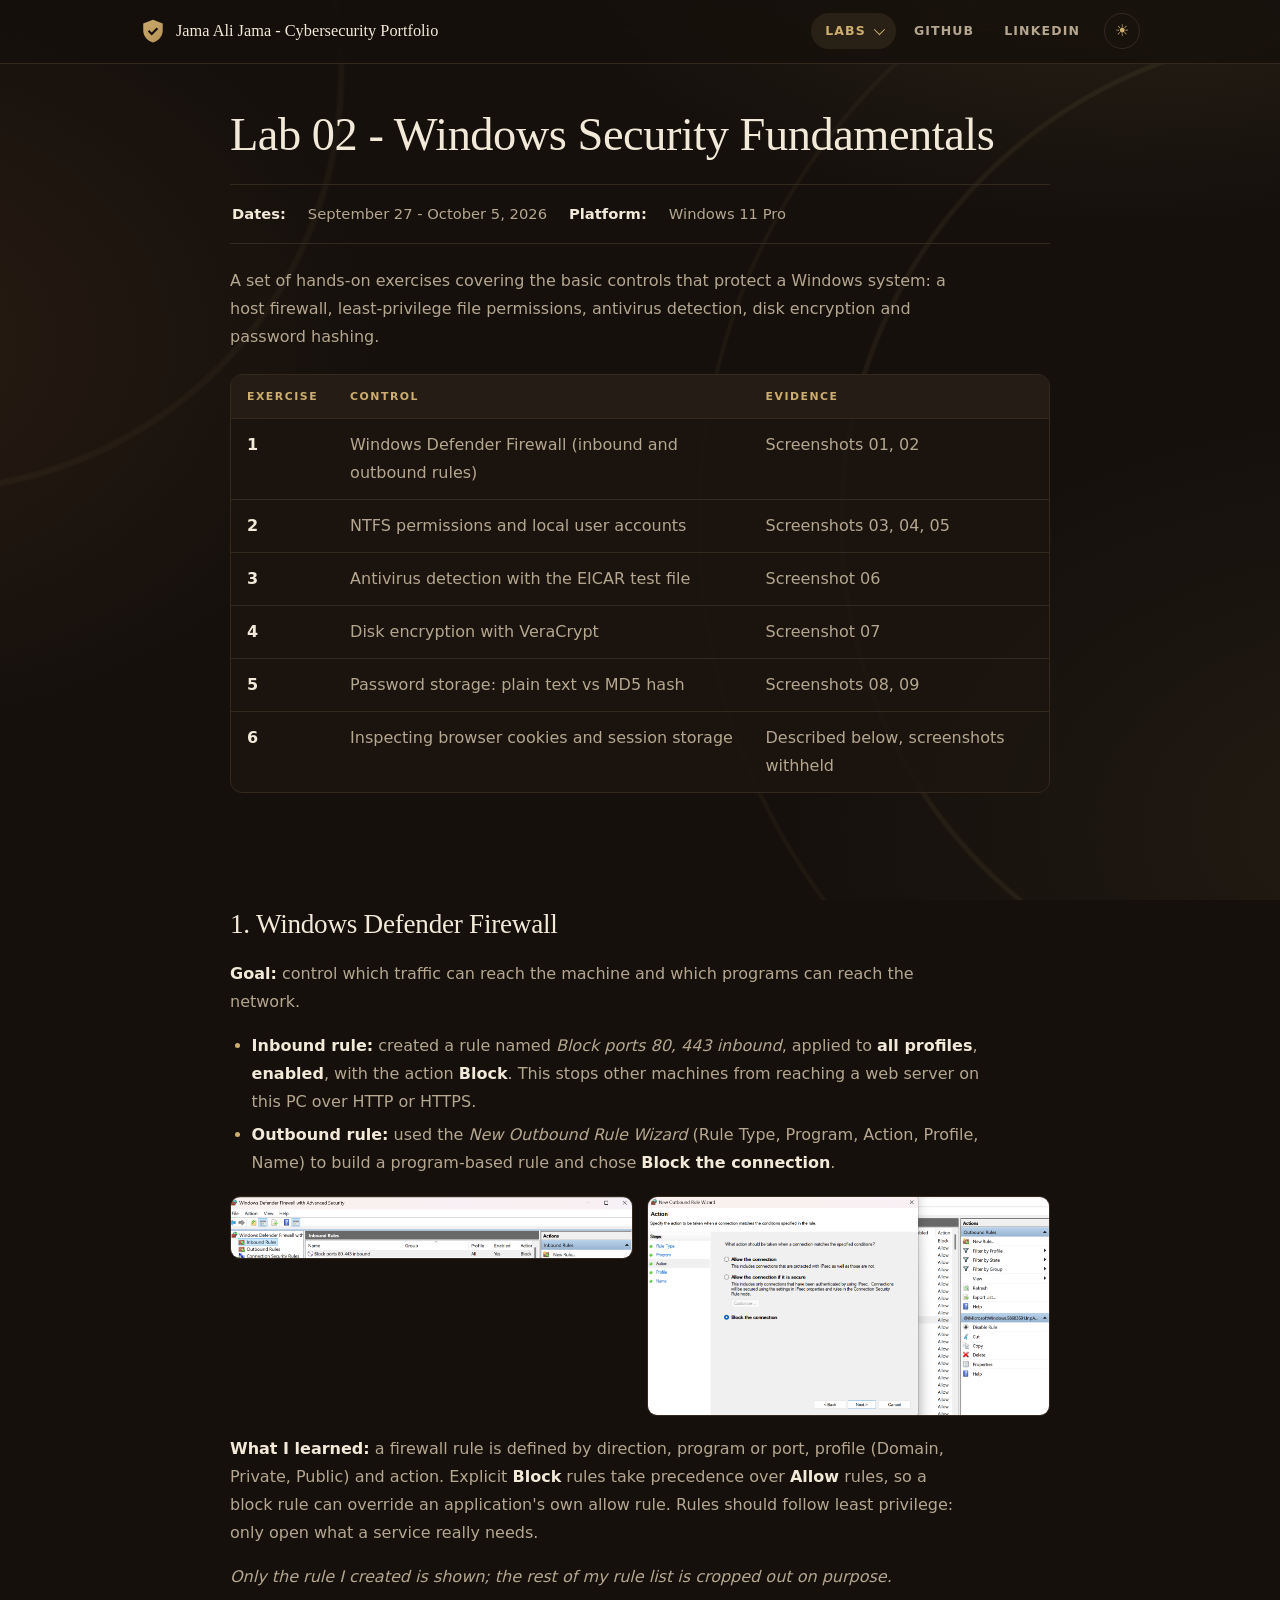
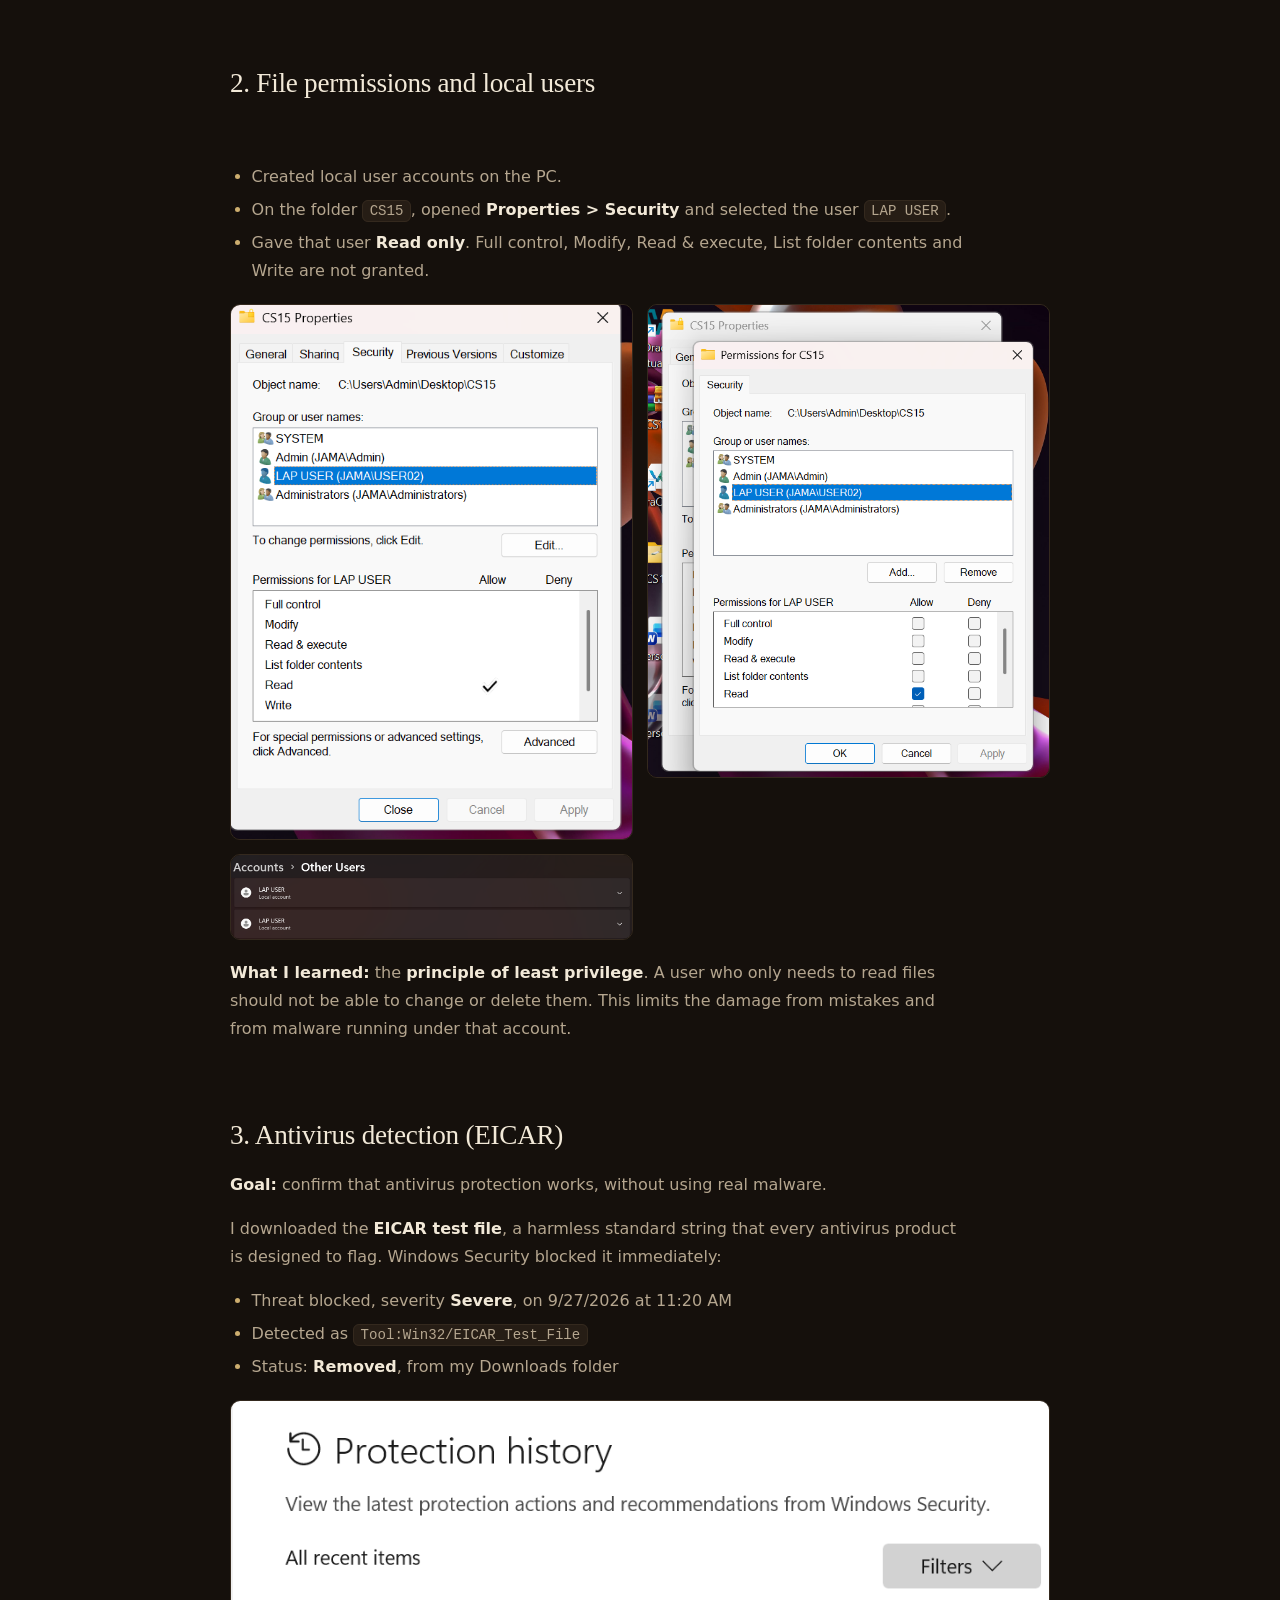
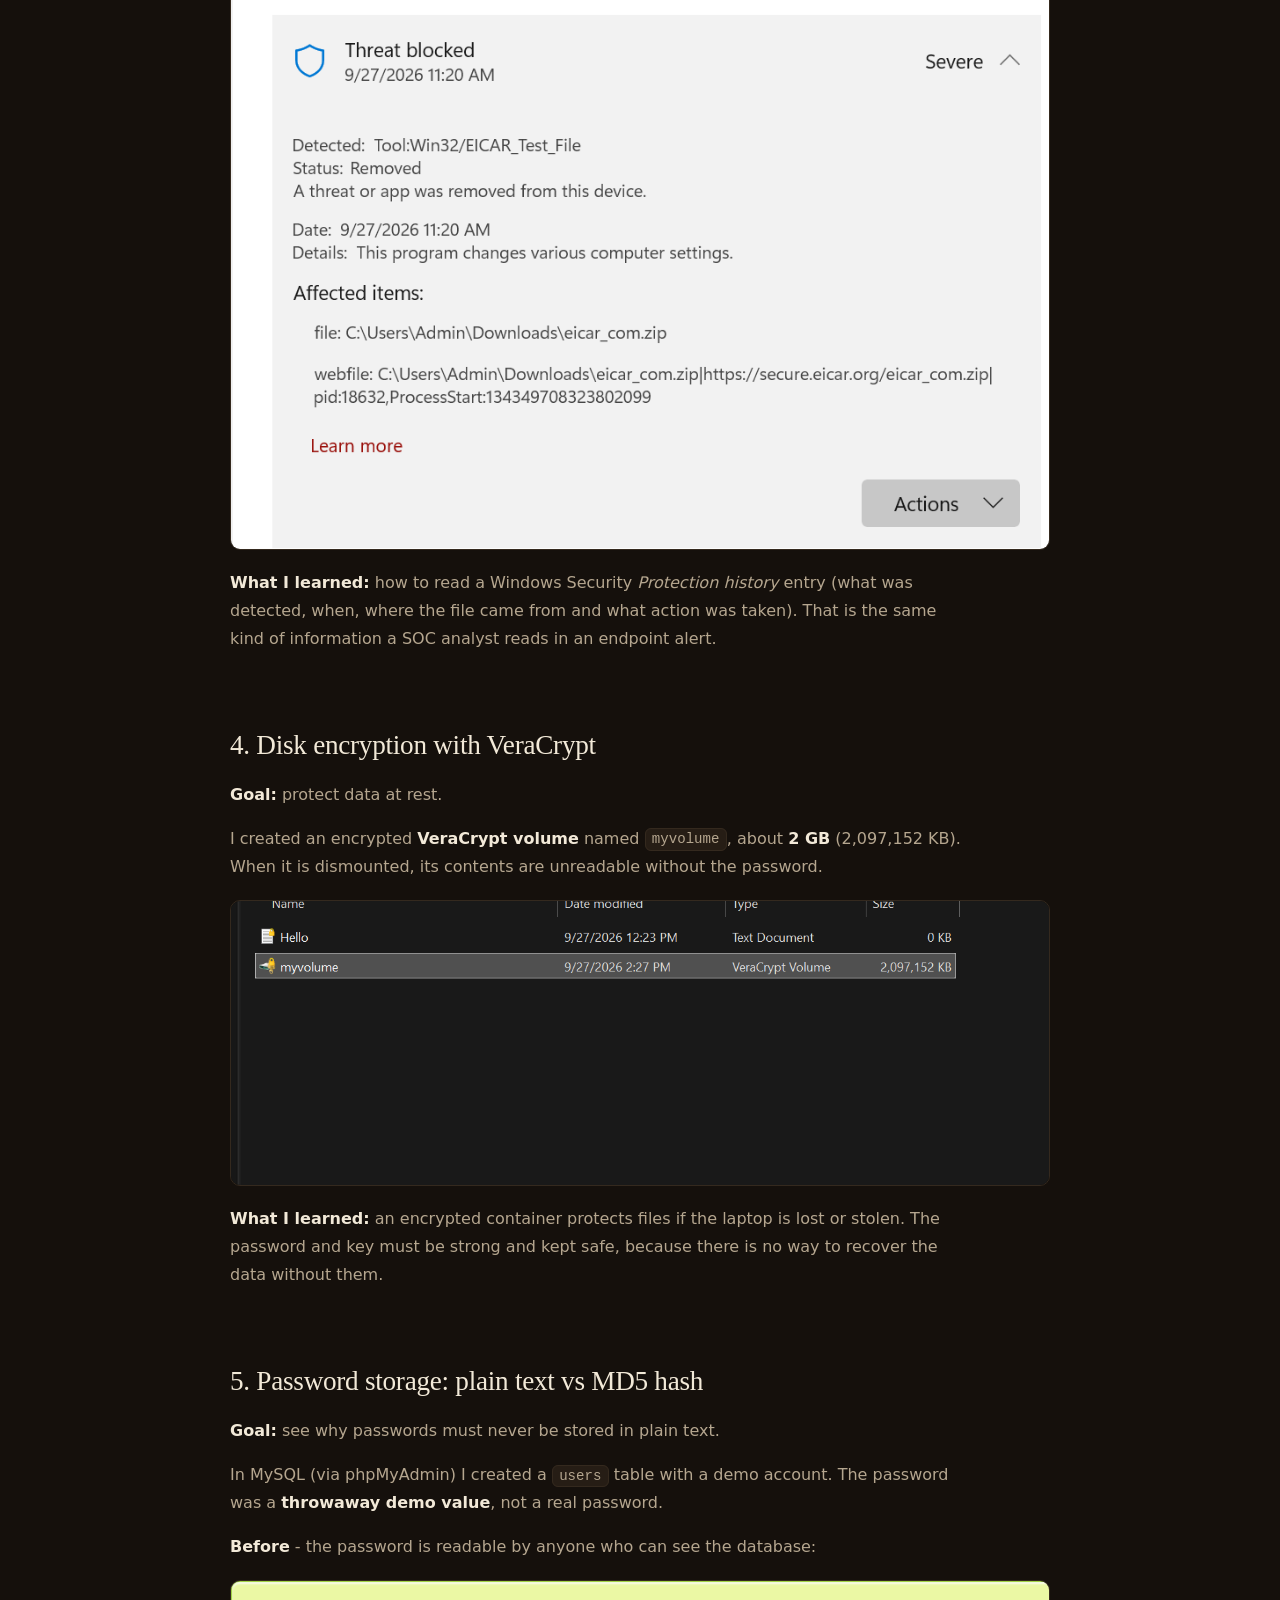
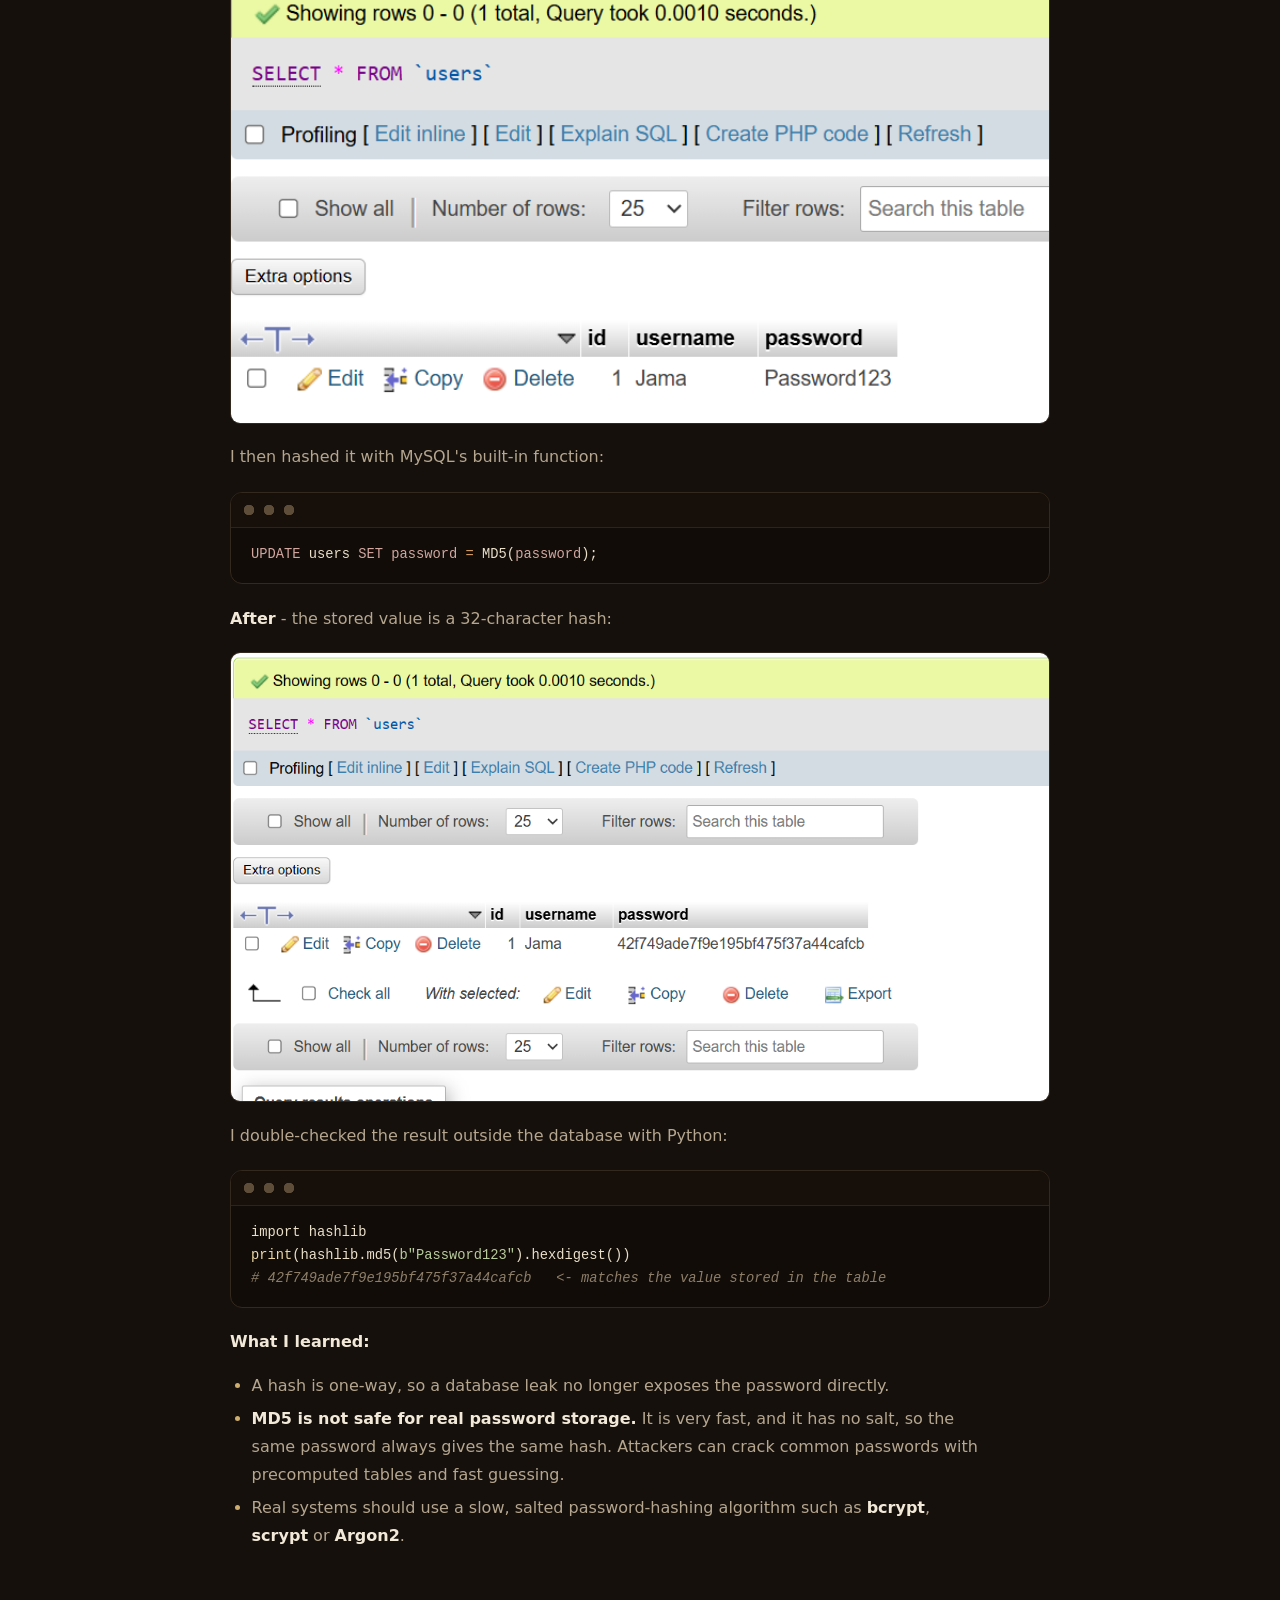
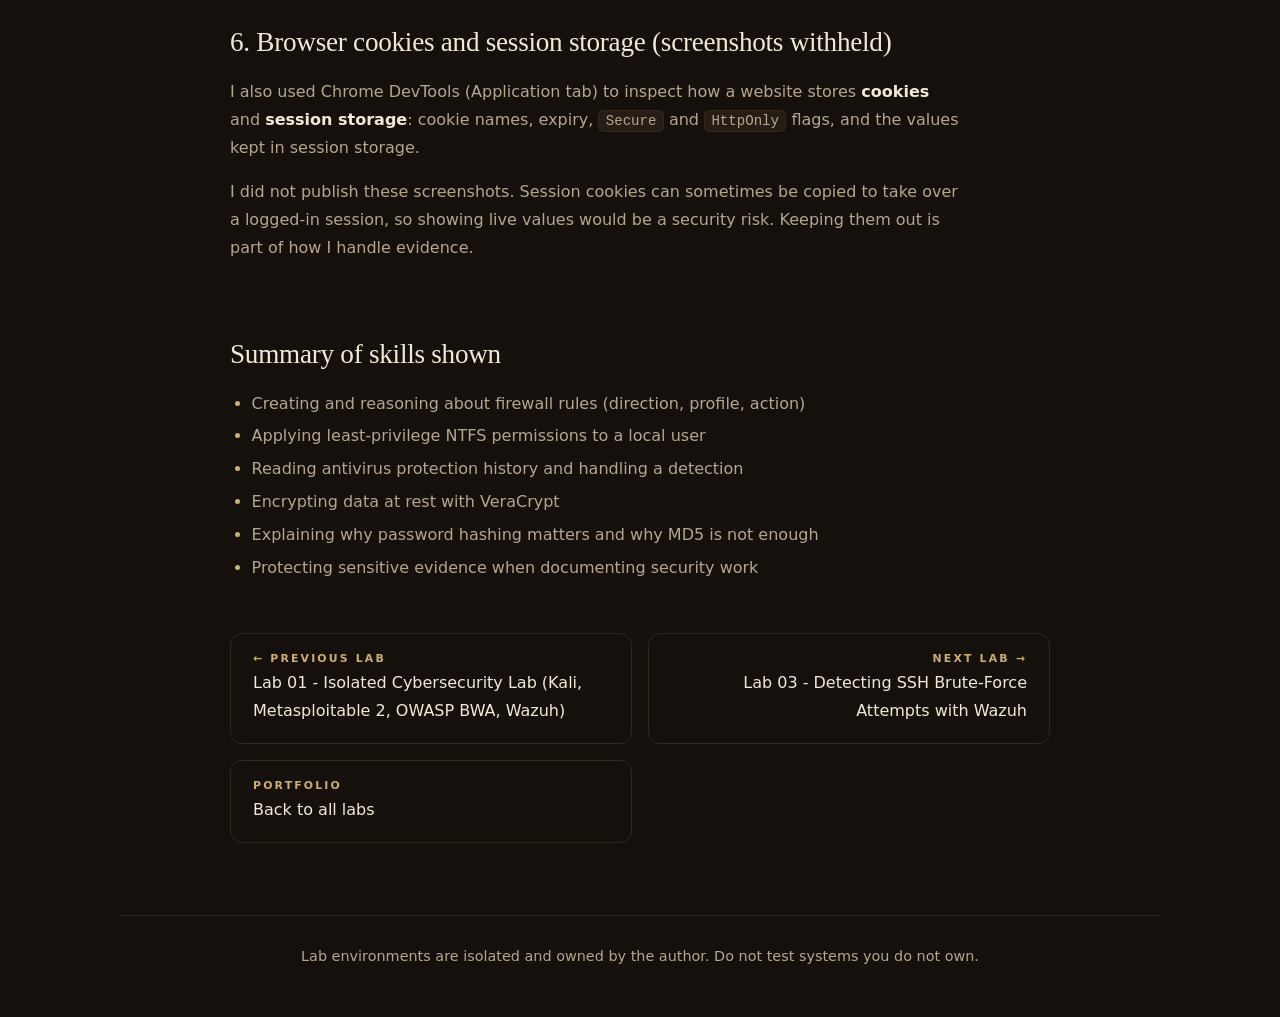
<file: cybersecurity-portfolio/labs/02-windows-security-fundamentals/index.html>
<!DOCTYPE html>

<html class="" lang="en">
<head>
<meta charset="utf-8"/>
<meta content="width=device-width, initial-scale=1, viewport-fit=cover" name="viewport"/>
<title>Lab 02 - Windows Security Fundamentals</title>
<meta content="light dark" name="color-scheme"/>
<link href="../../assets/style.css" rel="stylesheet"/>
<script>(function(){var r=document.documentElement;r.classList.add('js');try{var t=localStorage.getItem('theme');r.setAttribute('data-theme',t||'dark')}catch(e){}})();</script>
<script defer="" src="../../assets/site.js"></script>
</head>
<body class="lab"><a class="skip" href="#main">Skip to content</a>
<nav aria-label="Main"><div>
<a class="brand" href="../../index.html">Jama Ali Jama - Cybersecurity Portfolio</a>
<details class="nav-menu current"><summary>Labs</summary><ul class="menu"><li><a href="../../labs/01-isolated-lab-setup/index.html"><b>Lab 01</b><span>Isolated Cybersecurity Lab</span></a></li><li><a aria-current="page" href="../../labs/02-windows-security-fundamentals/index.html"><b>Lab 02</b><span>Windows Security Fundamentals</span></a></li><li><a href="../../labs/03-wazuh-ssh-bruteforce-detection/index.html"><b>Lab 03</b><span>SSH Brute-Force Detection</span></a></li><li><a href="../../labs/04-wazuh-windows-failed-logon-detection/index.html"><b>Lab 04</b><span>Failed Windows Logons (4625)</span></a></li><li><a href="../../labs/05-wazuh-file-integrity-monitoring/index.html"><b>Lab 05</b><span>File Integrity Monitoring</span></a></li></ul></details>
<a href="https://github.com/Jama-Yare" rel="noopener noreferrer" target="_blank">GitHub</a>
<a href="https://www.linkedin.com/in/jama-ali-jama-6099962b8/" rel="noopener noreferrer" target="_blank">LinkedIn</a>
</div></nav>
<main id="main">
<h1 id="lab-02---windows-security-fundamentals">Lab 02 - Windows
Security Fundamentals</h1>
<p class="lab-meta"><strong>Dates:</strong> September 27 - October 5, 2026
<strong>Platform:</strong> Windows 11 Pro</p>
<p>A set of hands-on exercises covering the basic controls that protect
a Windows system: a host firewall, least-privilege file permissions,
antivirus detection, disk encryption and password hashing.</p>
<div aria-label="Lab 02 - Windows Security Fundamentals table" class="table-wrap" role="region" tabindex="0"><table>
<thead>
<tr class="header">
<th>Exercise</th>
<th>Control</th>
<th>Evidence</th>
</tr>
</thead>
<tbody>
<tr class="odd">
<td>1</td>
<td>Windows Defender Firewall (inbound and outbound rules)</td>
<td>Screenshots 01, 02</td>
</tr>
<tr class="even">
<td>2</td>
<td>NTFS permissions and local user accounts</td>
<td>Screenshots 03, 04, 05</td>
</tr>
<tr class="odd">
<td>3</td>
<td>Antivirus detection with the EICAR test file</td>
<td>Screenshot 06</td>
</tr>
<tr class="even">
<td>4</td>
<td>Disk encryption with VeraCrypt</td>
<td>Screenshot 07</td>
</tr>
<tr class="odd">
<td>5</td>
<td>Password storage: plain text vs MD5 hash</td>
<td>Screenshots 08, 09</td>
</tr>
<tr class="even">
<td>6</td>
<td>Inspecting browser cookies and session storage</td>
<td>Described below, screenshots withheld</td>
</tr>
</tbody>
</table></div>
<hr/>
<h2 id="1-windows-defender-firewall">1. Windows Defender Firewall</h2>
<p><strong>Goal:</strong> control which traffic can reach the machine
and which programs can reach the network.</p>
<ul>
<li><strong>Inbound rule:</strong> created a rule named <em>Block ports
80, 443 inbound</em>, applied to <strong>all profiles</strong>,
<strong>enabled</strong>, with the action <strong>Block</strong>. This
stops other machines from reaching a web server on this PC over HTTP or
HTTPS.</li>
<li><strong>Outbound rule:</strong> used the <em>New Outbound Rule
Wizard</em> (Rule Type, Program, Action, Profile, Name) to build a
program-based rule and chose <strong>Block the connection</strong>.</li>
</ul>
<p><img alt="Inbound block rule" src="screenshots/01-firewall-inbound-block-rule.png"/> <img alt="Outbound rule wizard" src="screenshots/02-firewall-outbound-block-wizard.png"/></p>
<p><strong>What I learned:</strong> a firewall rule is defined by
direction, program or port, profile (Domain, Private, Public) and
action. Explicit <strong>Block</strong> rules take precedence over
<strong>Allow</strong> rules, so a block rule can override an
application's own allow rule. Rules should follow least privilege: only
open what a service really needs.</p>
<p><em>Only the rule I created is shown; the rest of my rule list is
cropped out on purpose.</em></p>
<h2 id="2-file-permissions-and-local-users">2. File permissions and
local users</h2>
<p><strong>Goal:</strong> give a different user the minimum access
needed.</p>
<ul>
<li>Created local user accounts on the PC.</li>
<li>On the folder <code>CS15</code>, opened <strong>Properties &gt;
Security</strong> and selected the user <code>LAP USER</code>.</li>
<li>Gave that user <strong>Read only</strong>. Full control, Modify,
Read &amp; execute, List folder contents and Write are not granted.</li>
</ul>
<p><img alt="Security tab" src="screenshots/03-folder-security-tab-read-only.png"/> <img alt="Permissions dialog" src="screenshots/04-folder-permissions-dialog.png"/> <img alt="Local user accounts" src="screenshots/05-local-user-accounts.png"/></p>
<p><strong>What I learned:</strong> the <strong>principle of least
privilege</strong>. A user who only needs to read files should not be
able to change or delete them. This limits the damage from mistakes and
from malware running under that account.</p>
<h2 id="3-antivirus-detection-eicar">3. Antivirus detection (EICAR)</h2>
<p><strong>Goal:</strong> confirm that antivirus protection works,
without using real malware.</p>
<p>I downloaded the <strong>EICAR test file</strong>, a harmless
standard string that every antivirus product is designed to flag.
Windows Security blocked it immediately:</p>
<ul>
<li>Threat blocked, severity <strong>Severe</strong>, on 9/27/2026 at
11:20 AM</li>
<li>Detected as <code>Tool:Win32/EICAR_Test_File</code></li>
<li>Status: <strong>Removed</strong>, from my Downloads folder</li>
</ul>
<p><img alt="Defender detection" src="screenshots/06-defender-eicar-detection.png"/></p>
<p><strong>What I learned:</strong> how to read a Windows Security
<em>Protection history</em> entry (what was detected, when, where the
file came from and what action was taken). That is the same kind of
information a SOC analyst reads in an endpoint alert.</p>
<h2 id="4-disk-encryption-with-veracrypt">4. Disk encryption with
VeraCrypt</h2>
<p><strong>Goal:</strong> protect data at rest.</p>
<p>I created an encrypted <strong>VeraCrypt volume</strong> named
<code>myvolume</code>, about <strong>2 GB</strong> (2,097,152 KB). When
it is dismounted, its contents are unreadable without the password.</p>
<p><img alt="VeraCrypt volume" src="screenshots/07-veracrypt-encrypted-volume.png"/></p>
<p><strong>What I learned:</strong> an encrypted container protects
files if the laptop is lost or stolen. The password and key must be
strong and kept safe, because there is no way to recover the data
without them.</p>
<h2 id="5-password-storage-plain-text-vs-md5-hash">5. Password storage:
plain text vs MD5 hash</h2>
<p><strong>Goal:</strong> see why passwords must never be stored in
plain text.</p>
<p>In MySQL (via phpMyAdmin) I created a <code>users</code> table with a
demo account. The password was a <strong>throwaway demo value</strong>,
not a real password.</p>
<p><strong>Before</strong> - the password is readable by anyone who can
see the database:</p>
<p><img alt="Plain text password" src="screenshots/08-mysql-plaintext-before.png"/></p>
<p>I then hashed it with MySQL's built-in function:</p>
<div class="sourceCode" id="cb1"><pre class="sourceCode sql"><code class="sourceCode sql"><span id="cb1-1"><a aria-hidden="true" href="#cb1-1" tabindex="-1"></a><span class="kw">UPDATE</span> users <span class="kw">SET</span> <span class="kw">password</span> <span class="op">=</span> MD5(<span class="kw">password</span>);</span></code></pre></div>
<p><strong>After</strong> - the stored value is a 32-character hash:</p>
<p><img alt="MD5 hash" src="screenshots/09-mysql-md5-after.png"/></p>
<p>I double-checked the result outside the database with Python:</p>
<div class="sourceCode" id="cb2"><pre class="sourceCode python"><code class="sourceCode python"><span id="cb2-1"><a aria-hidden="true" href="#cb2-1" tabindex="-1"></a><span class="im">import</span> hashlib</span>
<span id="cb2-2"><a aria-hidden="true" href="#cb2-2" tabindex="-1"></a><span class="bu">print</span>(hashlib.md5(<span class="st">b"Password123"</span>).hexdigest())</span>
<span id="cb2-3"><a aria-hidden="true" href="#cb2-3" tabindex="-1"></a><span class="co"># 42f749ade7f9e195bf475f37a44cafcb   &lt;- matches the value stored in the table</span></span></code></pre></div>
<p><strong>What I learned:</strong></p>
<ul>
<li>A hash is one-way, so a database leak no longer exposes the password
directly.</li>
<li><strong>MD5 is not safe for real password storage.</strong> It is
very fast, and it has no salt, so the same password always gives the
same hash. Attackers can crack common passwords with precomputed tables
and fast guessing.</li>
<li>Real systems should use a slow, salted password-hashing algorithm
such as <strong>bcrypt</strong>, <strong>scrypt</strong> or
<strong>Argon2</strong>.</li>
</ul>
<h2 id="6-browser-cookies-and-session-storage-screenshots-withheld">6.
Browser cookies and session storage (screenshots withheld)</h2>
<p>I also used Chrome DevTools (Application tab) to inspect how a
website stores <strong>cookies</strong> and <strong>session
storage</strong>: cookie names, expiry, <code>Secure</code> and
<code>HttpOnly</code> flags, and the values kept in session storage.</p>
<p>I did not publish these screenshots. Session cookies can sometimes be
copied to take over a logged-in session, so showing live values would be
a security risk. Keeping them out is part of how I handle evidence.</p>
<h2 id="summary-of-skills-shown">Summary of skills shown</h2>
<ul>
<li>Creating and reasoning about firewall rules (direction, profile,
action)</li>
<li>Applying least-privilege NTFS permissions to a local user</li>
<li>Reading antivirus protection history and handling a detection</li>
<li>Encrypting data at rest with VeraCrypt</li>
<li>Explaining why password hashing matters and why MD5 is not
enough</li>
<li>Protecting sensitive evidence when documenting security work</li>
</ul>
<nav aria-label="Lab navigation" class="pager"><a class="prev" href="../01-isolated-lab-setup/index.html"><small>← Previous lab</small><span>Lab 01 - Isolated Cybersecurity Lab (Kali, Metasploitable 2, OWASP BWA, Wazuh)</span></a><a class="next" href="../03-wazuh-ssh-bruteforce-detection/index.html"><small>Next lab →</small><span>Lab 03 - Detecting SSH Brute-Force Attempts with Wazuh</span></a><a href="../../index.html"><small>Portfolio</small><span>Back to all labs</span></a></nav></main>
<footer>Lab environments are isolated and owned by the author. Do not test systems you do not own.</footer>
</body>
</html>
</file>
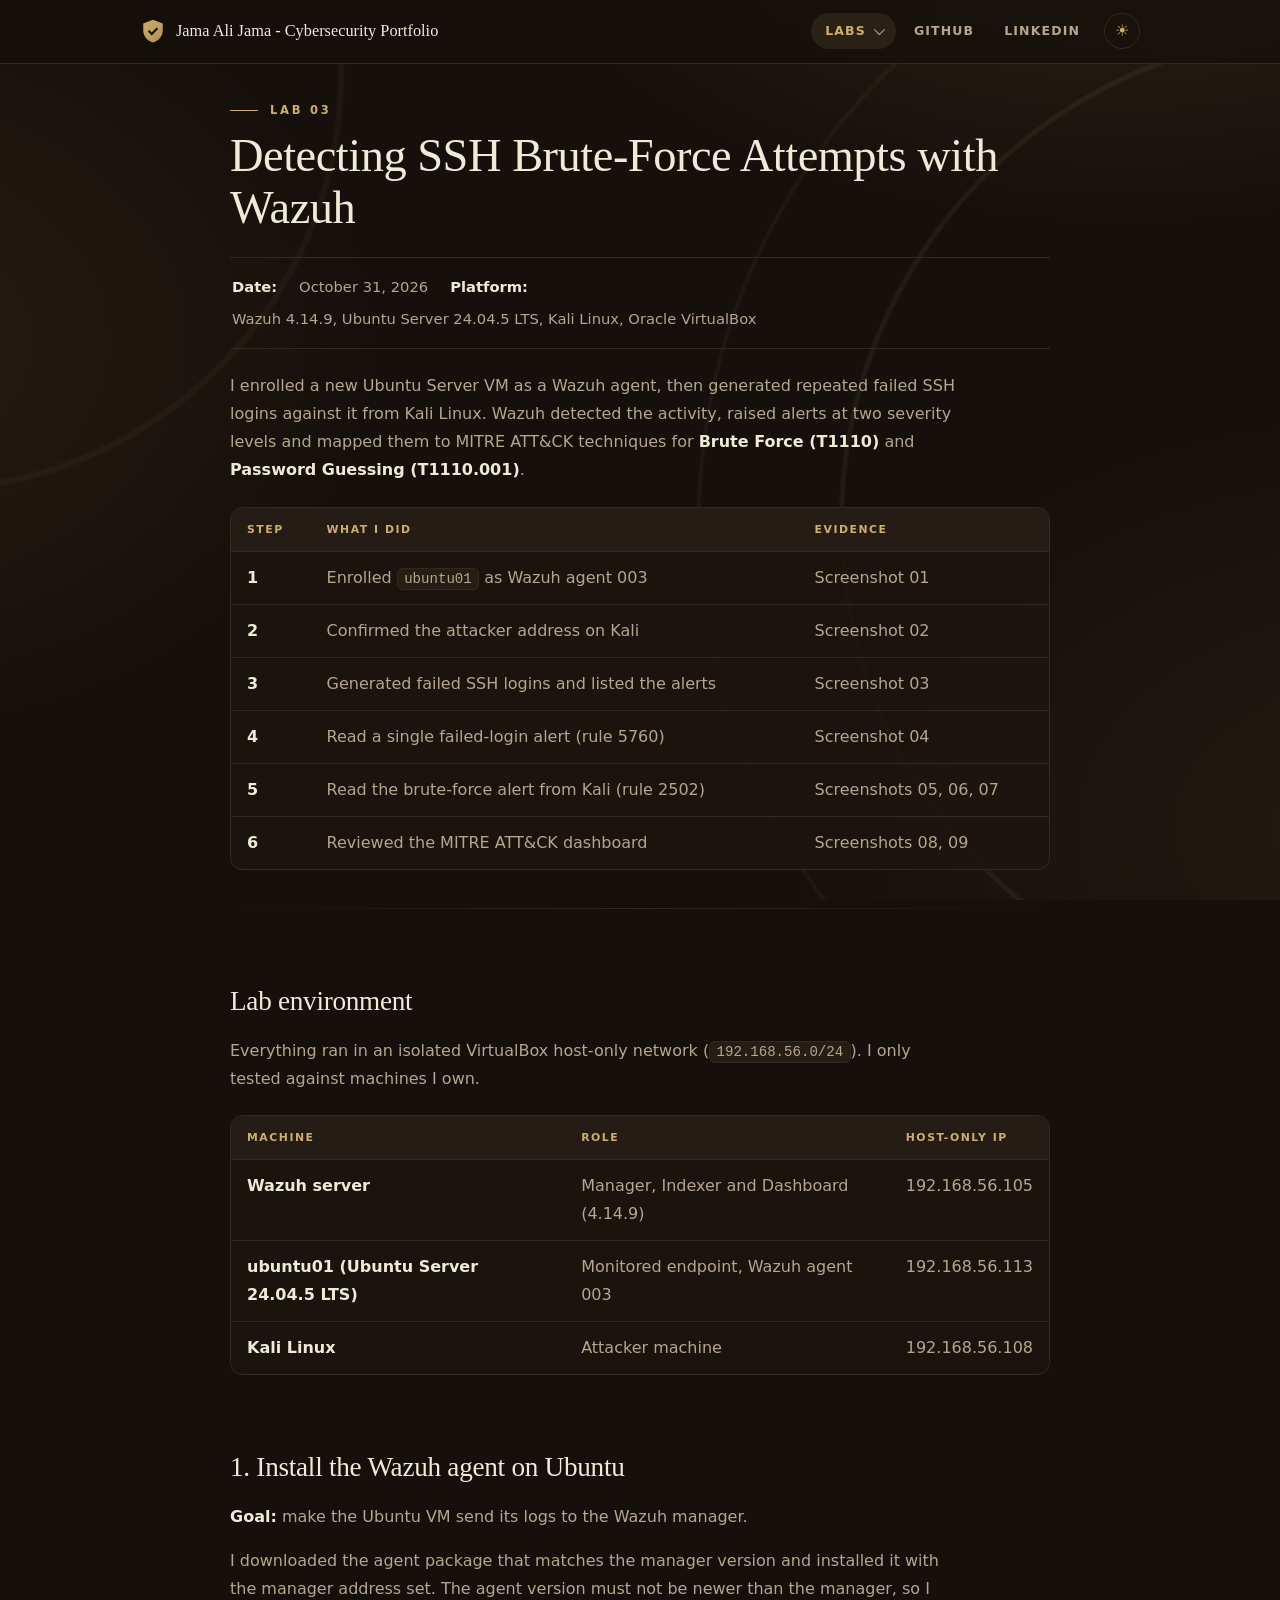
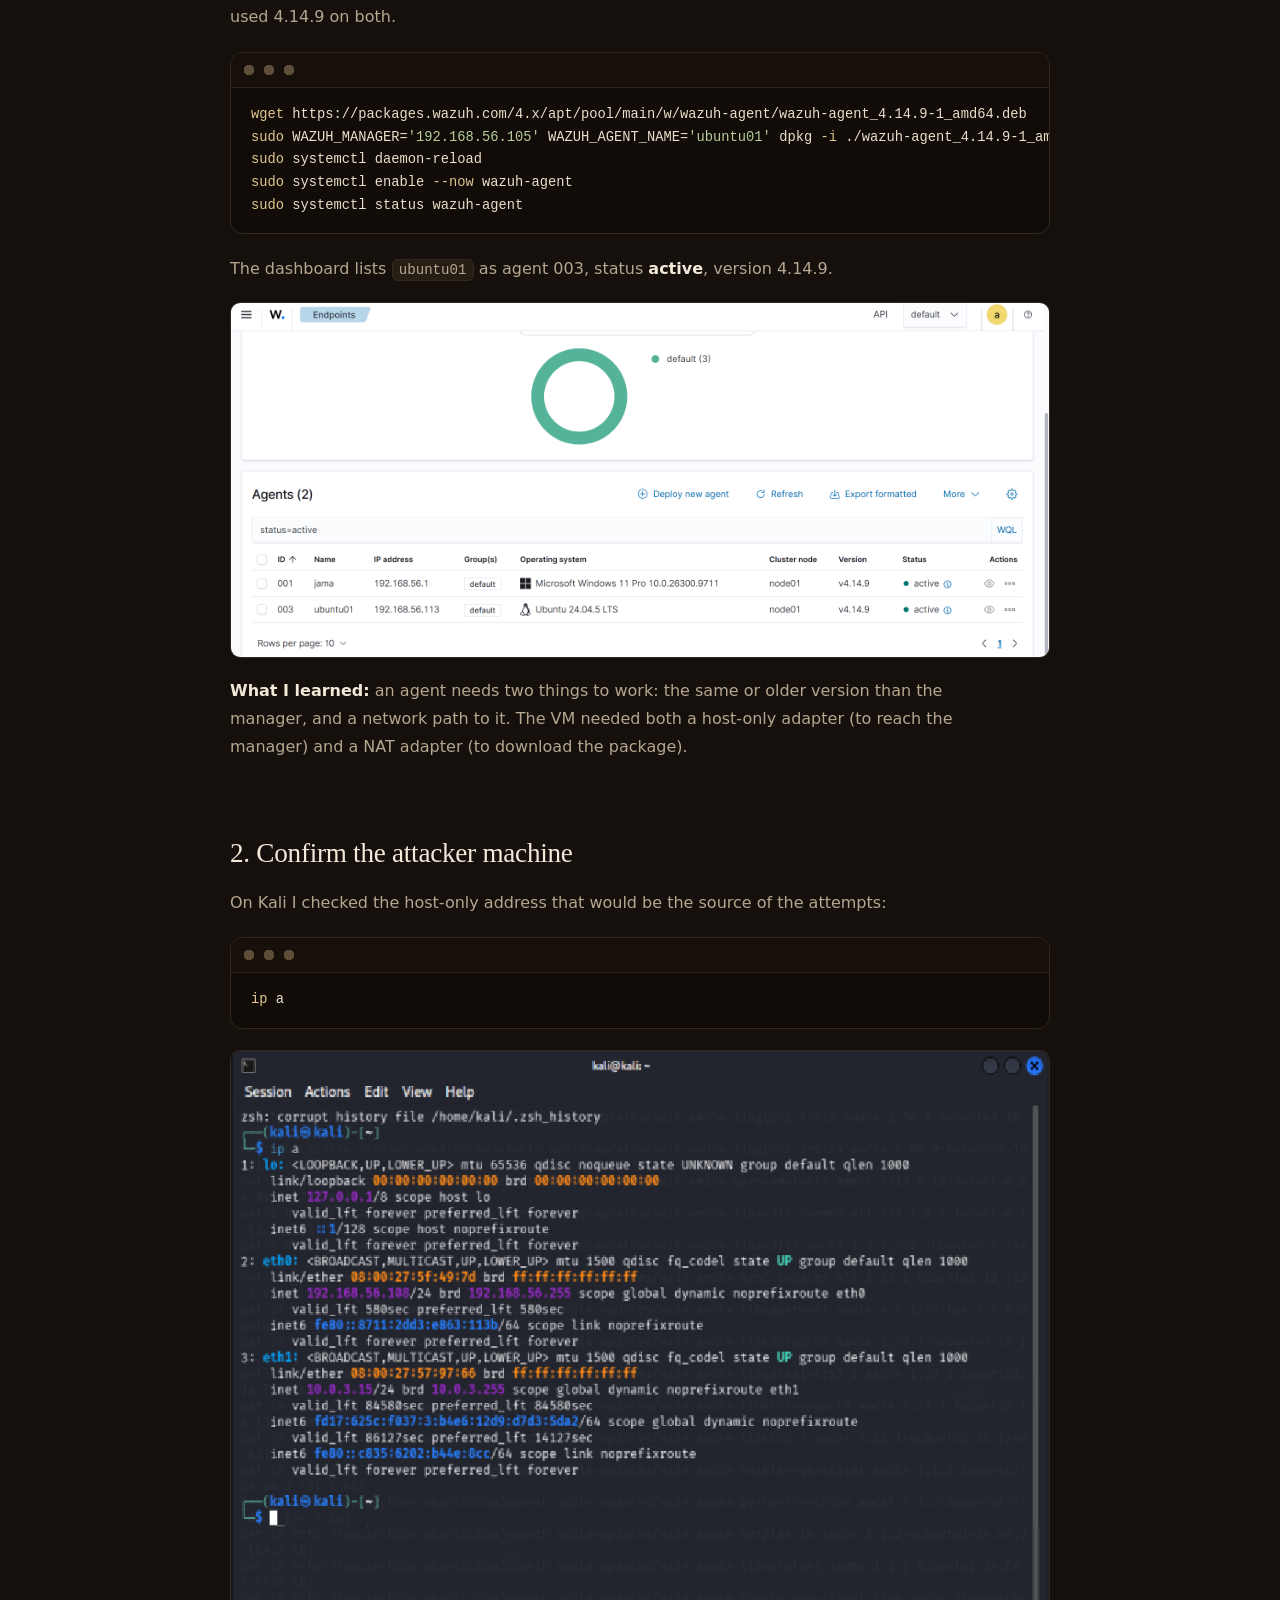
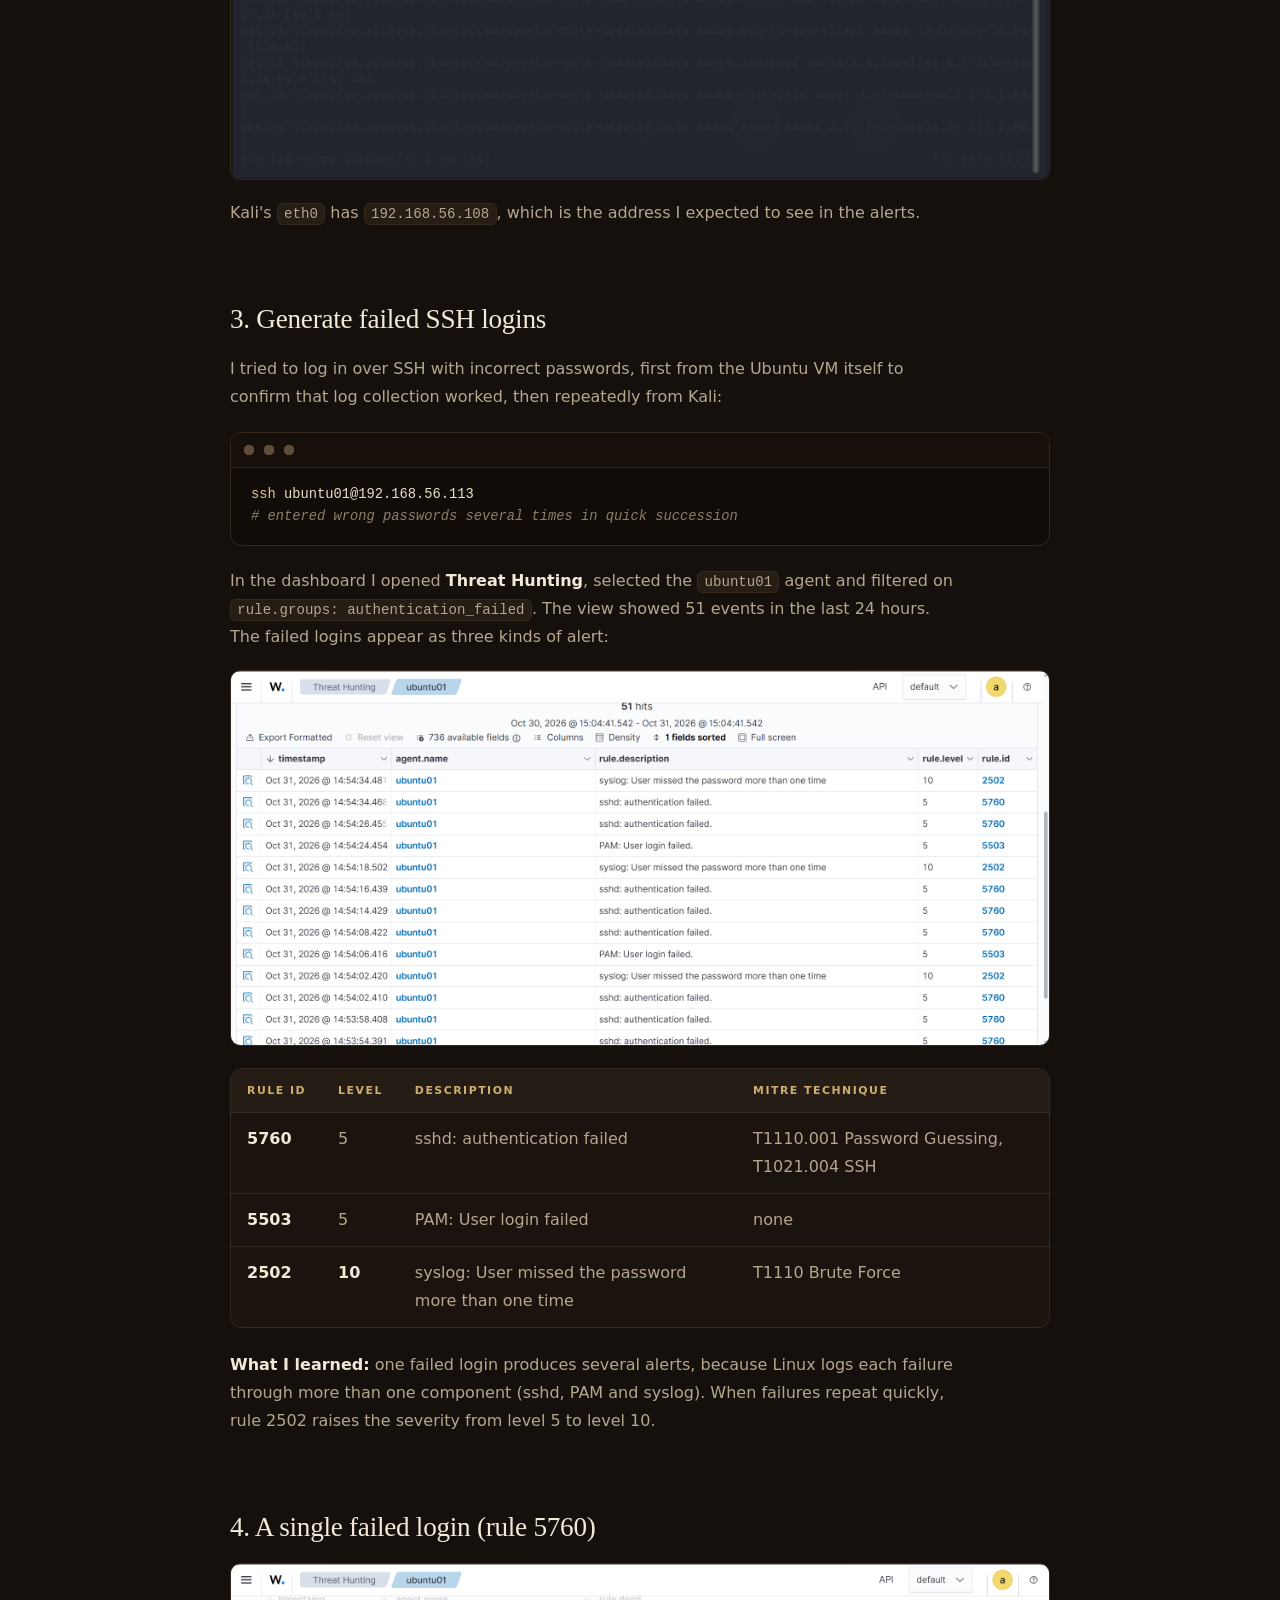
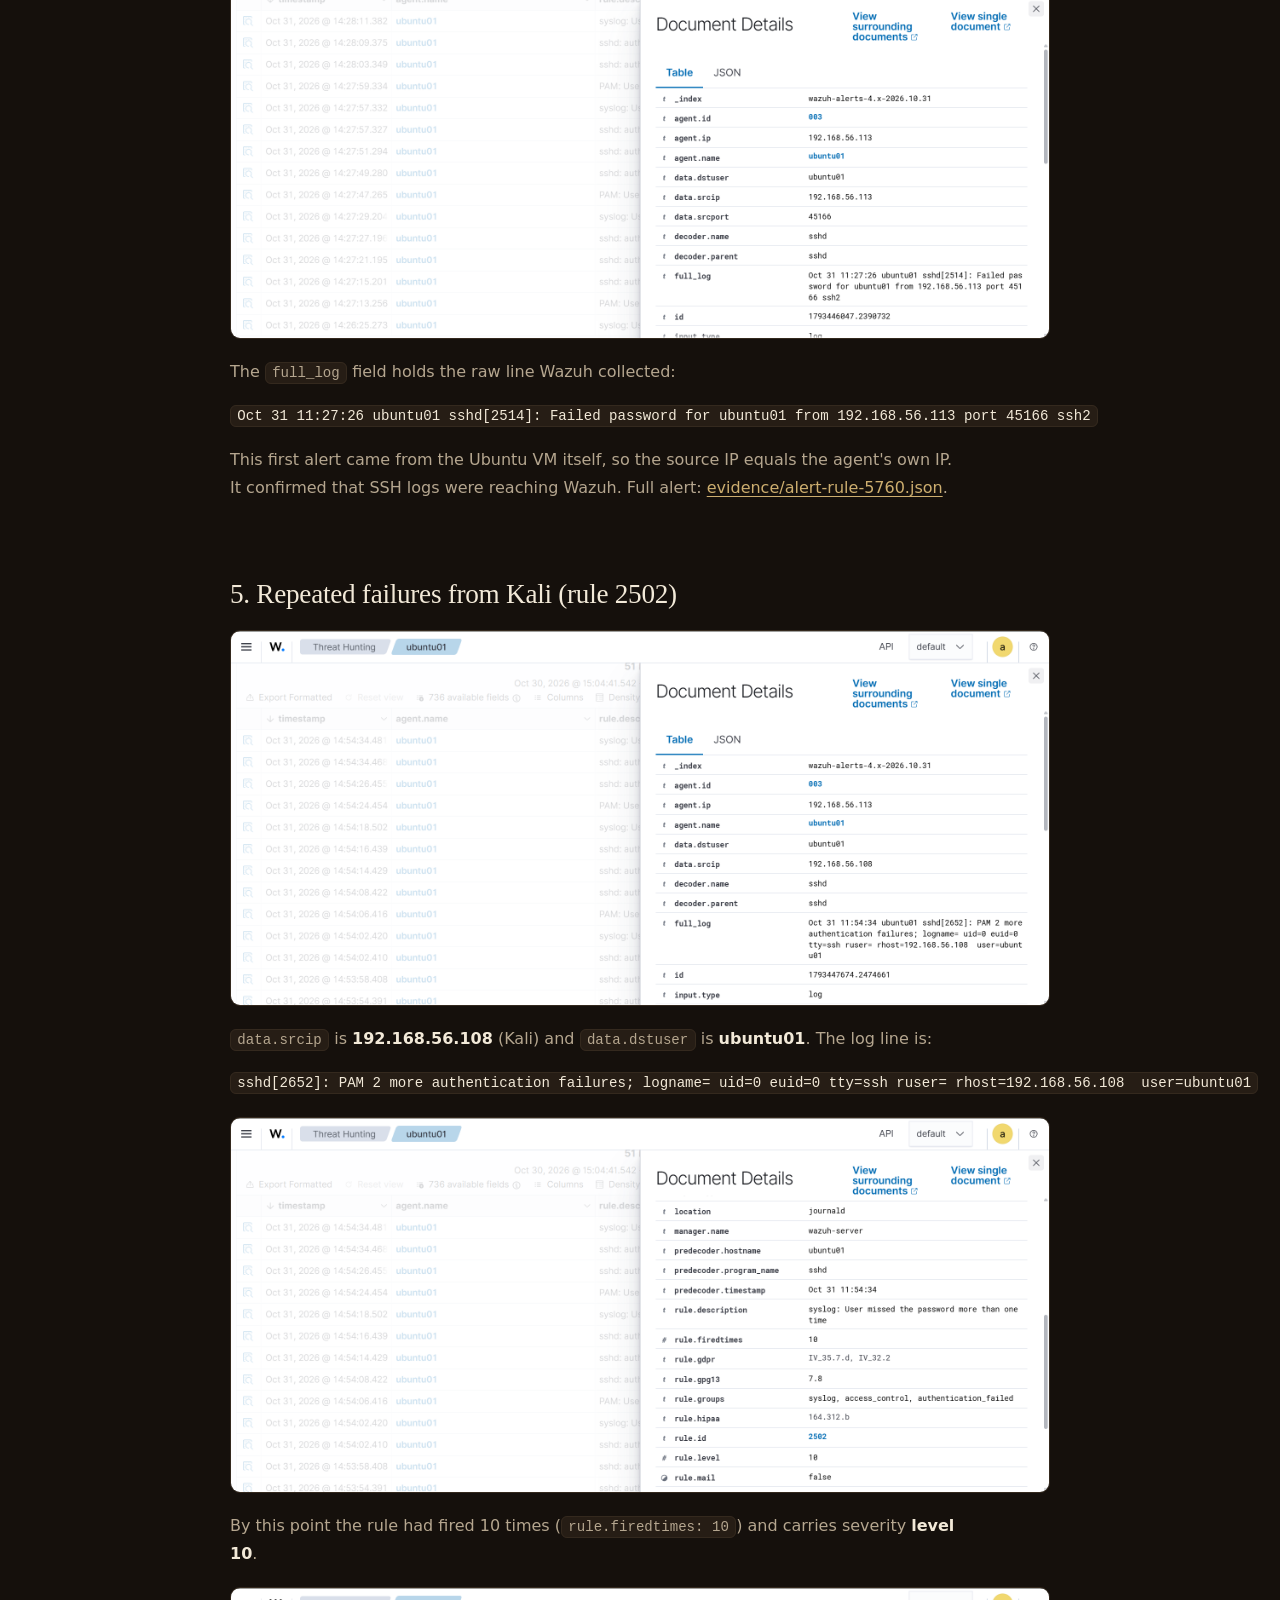
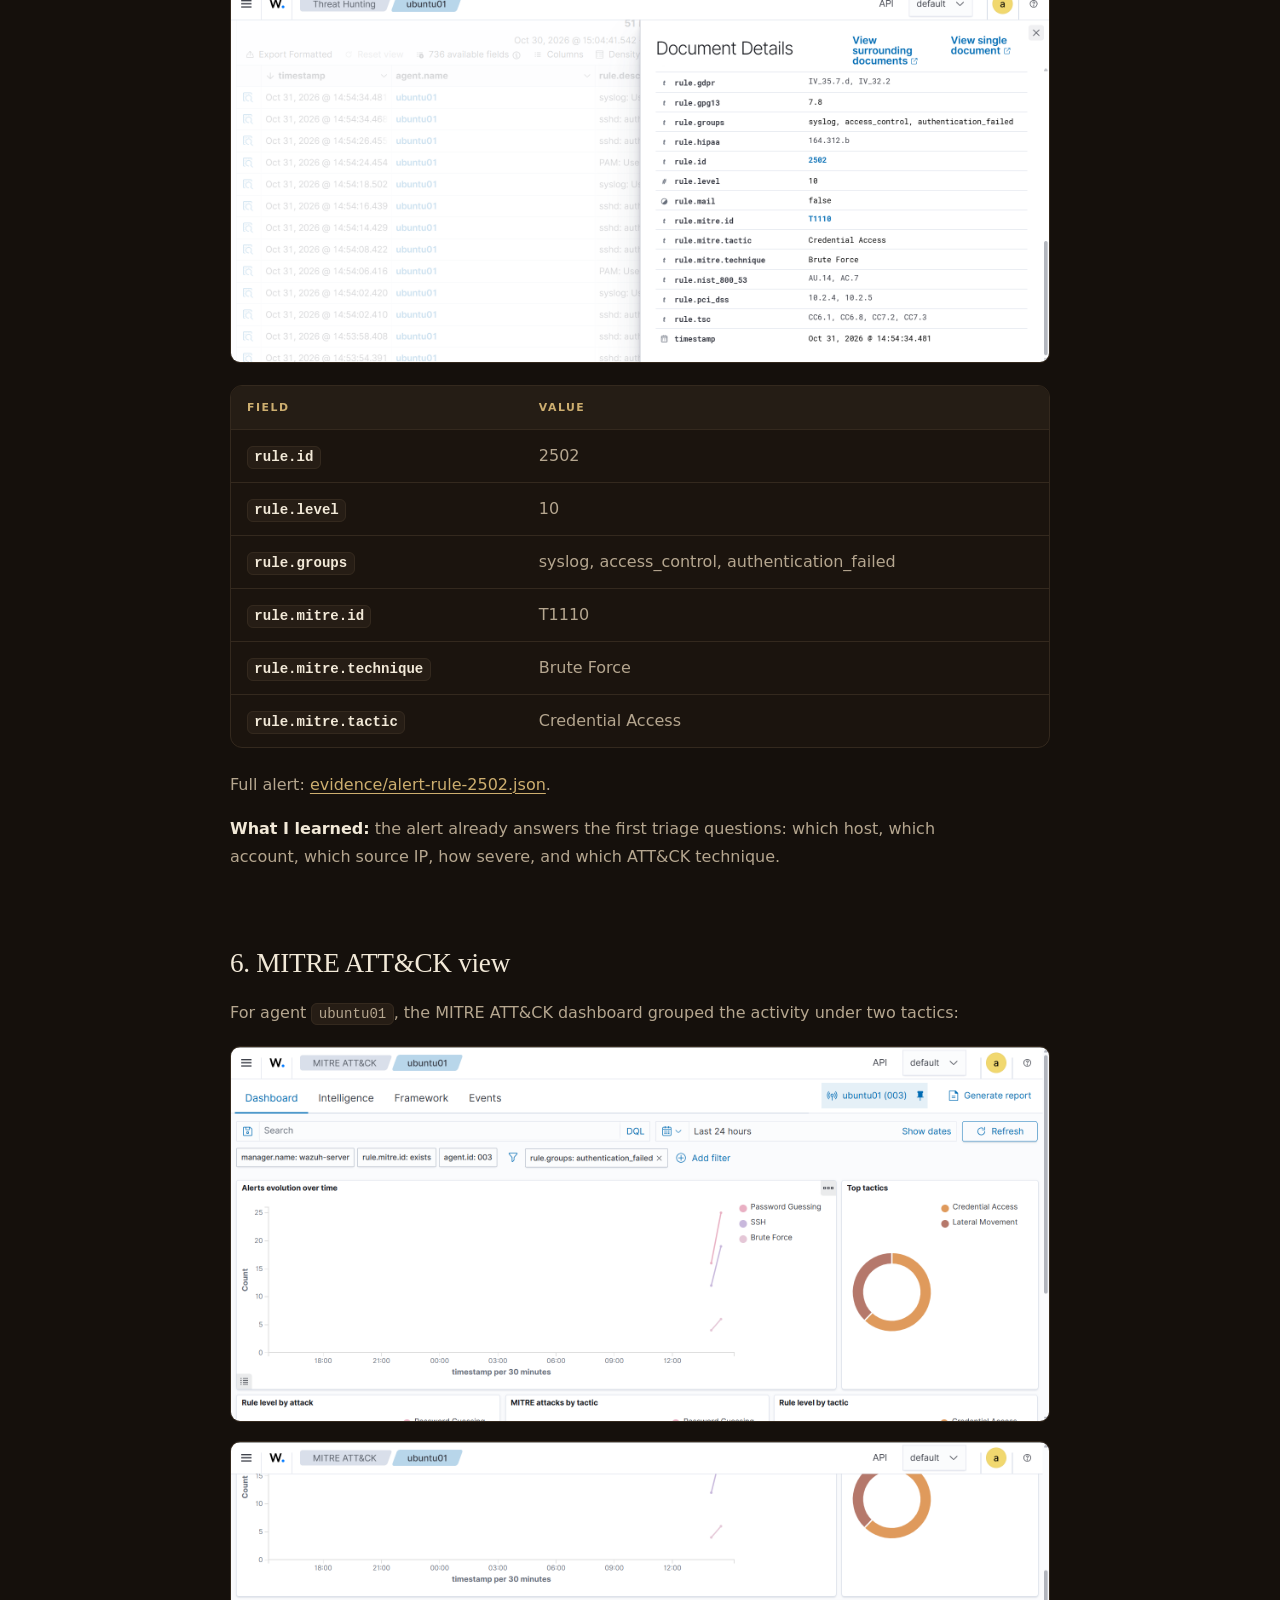
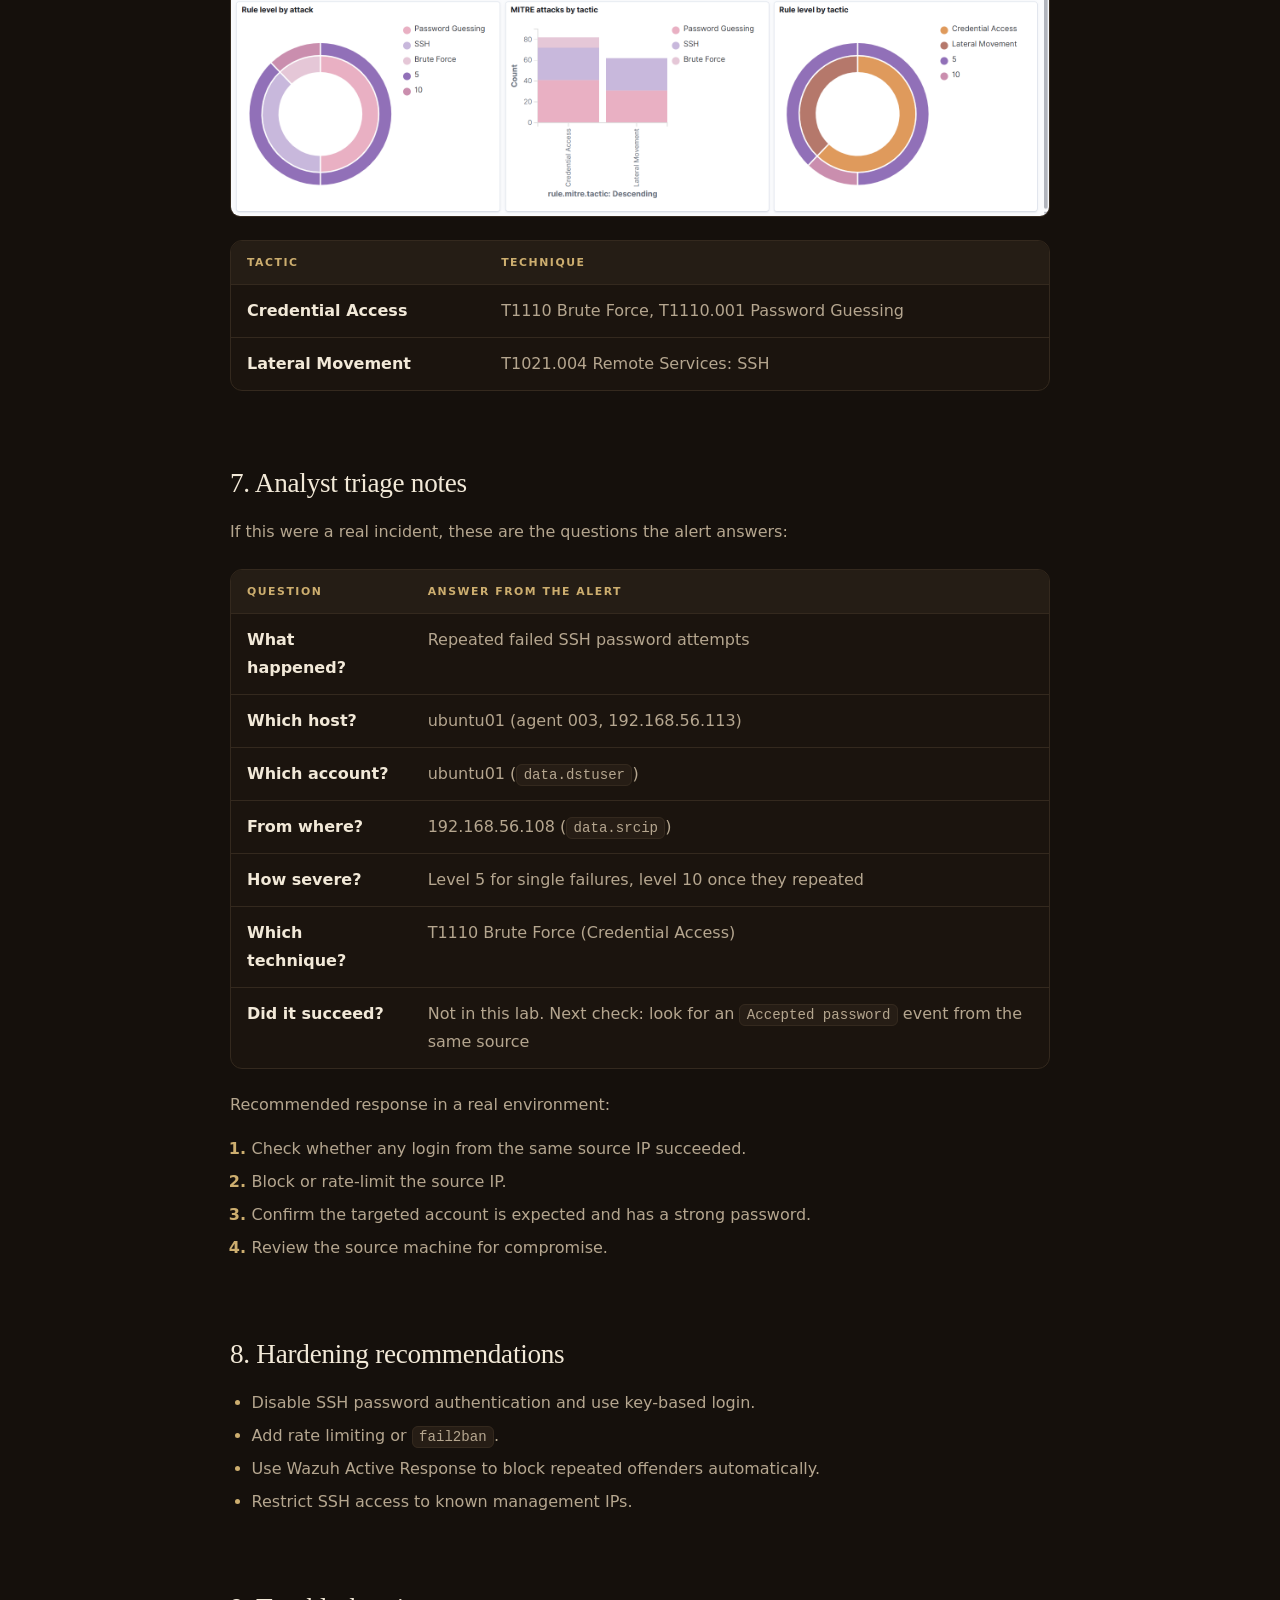
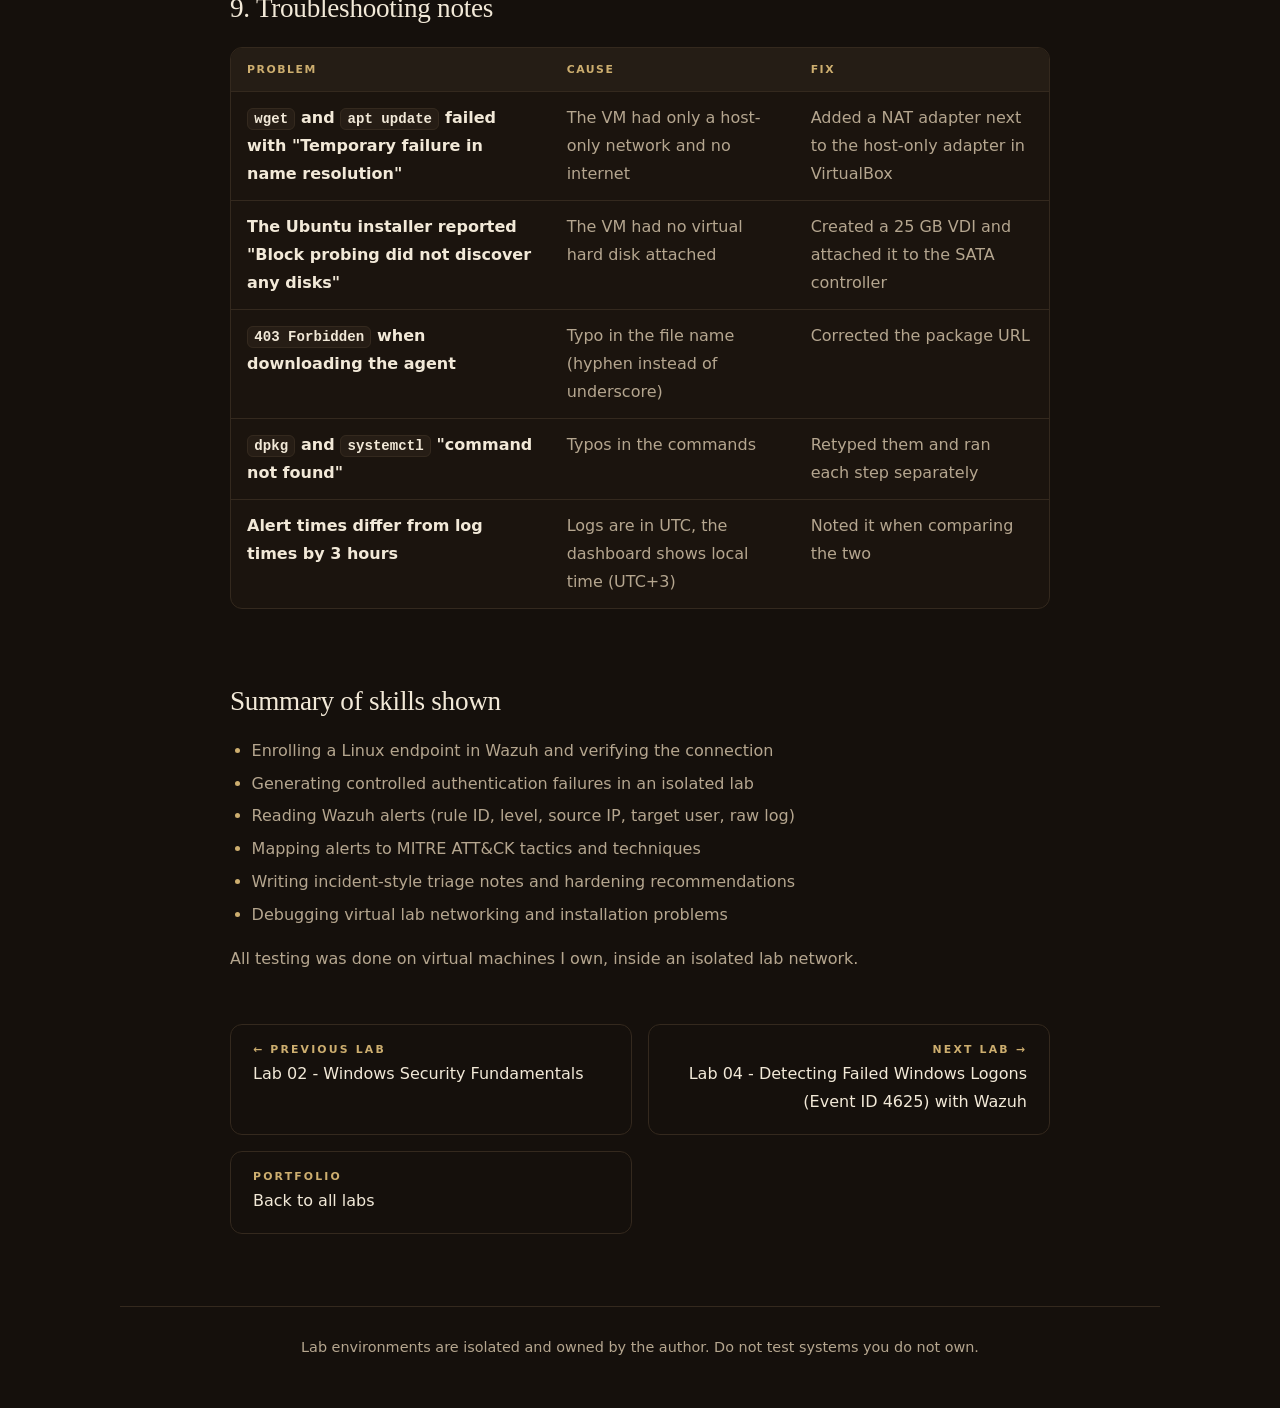
<file: cybersecurity-portfolio/labs/03-wazuh-ssh-bruteforce-detection/index.html>
<!DOCTYPE html>

<html class="" lang="en">
<head>
<meta charset="utf-8"/>
<meta content="width=device-width, initial-scale=1, viewport-fit=cover" name="viewport"/>
<title>Lab 03 - Detecting SSH Brute-Force Attempts with Wazuh</title>
<meta content="light dark" name="color-scheme"/>
<link href="../../assets/style.css" rel="stylesheet"/>
<script>(function(){var r=document.documentElement;r.classList.add('js');try{var t=localStorage.getItem('theme');r.setAttribute('data-theme',t||'dark')}catch(e){}})();</script>
<script defer="" src="../../assets/site.js"></script>
</head>
<body class="lab"><a class="skip" href="#main">Skip to content</a>
<nav aria-label="Main"><div>
<a class="brand" href="../../index.html">Jama Ali Jama - Cybersecurity Portfolio</a>
<details class="nav-menu current"><summary>Labs</summary><ul class="menu"><li><a href="../../labs/01-isolated-lab-setup/index.html"><b>Lab 01</b><span>Isolated Cybersecurity Lab</span></a></li><li><a href="../../labs/02-windows-security-fundamentals/index.html"><b>Lab 02</b><span>Windows Security Fundamentals</span></a></li><li><a aria-current="page" href="../../labs/03-wazuh-ssh-bruteforce-detection/index.html"><b>Lab 03</b><span>SSH Brute-Force Detection</span></a></li><li><a href="../../labs/04-wazuh-windows-failed-logon-detection/index.html"><b>Lab 04</b><span>Failed Windows Logons (4625)</span></a></li><li><a href="../../labs/05-wazuh-file-integrity-monitoring/index.html"><b>Lab 05</b><span>File Integrity Monitoring</span></a></li></ul></details>
<a href="https://github.com/Jama-Yare" rel="noopener noreferrer" target="_blank">GitHub</a>
<a href="https://www.linkedin.com/in/jama-ali-jama-6099962b8/" rel="noopener noreferrer" target="_blank">LinkedIn</a>
</div></nav>
<main id="main">
<h1 id="lab-03---detecting-ssh-brute-force-attempts-with-wazuh">Lab 03 -
Detecting SSH Brute-Force Attempts with Wazuh</h1>
<p class="lab-meta"><strong>Date:</strong> October 31, 2026 <strong>Platform:</strong>
Wazuh 4.14.9, Ubuntu Server 24.04.5 LTS, Kali Linux, Oracle
VirtualBox</p>
<p>I enrolled a new Ubuntu Server VM as a Wazuh agent, then generated
repeated failed SSH logins against it from Kali Linux. Wazuh detected
the activity, raised alerts at two severity levels and mapped them to
MITRE ATT&amp;CK techniques for <strong>Brute Force (T1110)</strong> and
<strong>Password Guessing (T1110.001)</strong>.</p>
<div aria-label="Lab 03 - Detecting SSH Brute-Force Attempts with Wazuh table" class="table-wrap" role="region" tabindex="0"><table>
<thead>
<tr class="header">
<th>Step</th>
<th>What I did</th>
<th>Evidence</th>
</tr>
</thead>
<tbody>
<tr class="odd">
<td>1</td>
<td>Enrolled <code>ubuntu01</code> as Wazuh agent 003</td>
<td>Screenshot 01</td>
</tr>
<tr class="even">
<td>2</td>
<td>Confirmed the attacker address on Kali</td>
<td>Screenshot 02</td>
</tr>
<tr class="odd">
<td>3</td>
<td>Generated failed SSH logins and listed the alerts</td>
<td>Screenshot 03</td>
</tr>
<tr class="even">
<td>4</td>
<td>Read a single failed-login alert (rule 5760)</td>
<td>Screenshot 04</td>
</tr>
<tr class="odd">
<td>5</td>
<td>Read the brute-force alert from Kali (rule 2502)</td>
<td>Screenshots 05, 06, 07</td>
</tr>
<tr class="even">
<td>6</td>
<td>Reviewed the MITRE ATT&amp;CK dashboard</td>
<td>Screenshots 08, 09</td>
</tr>
</tbody>
</table></div>
<hr />
<h2 id="lab-environment">Lab environment</h2>
<p>Everything ran in an isolated VirtualBox host-only network
(<code>192.168.56.0/24</code>). I only tested against machines I
own.</p>
<div aria-label="Lab 03 - Detecting SSH Brute-Force Attempts with Wazuh table" class="table-wrap" role="region" tabindex="0"><table>
<thead>
<tr class="header">
<th>Machine</th>
<th>Role</th>
<th>Host-only IP</th>
</tr>
</thead>
<tbody>
<tr class="odd">
<td>Wazuh server</td>
<td>Manager, Indexer and Dashboard (4.14.9)</td>
<td>192.168.56.105</td>
</tr>
<tr class="even">
<td>ubuntu01 (Ubuntu Server 24.04.5 LTS)</td>
<td>Monitored endpoint, Wazuh agent 003</td>
<td>192.168.56.113</td>
</tr>
<tr class="odd">
<td>Kali Linux</td>
<td>Attacker machine</td>
<td>192.168.56.108</td>
</tr>
</tbody>
</table></div>
<h2 id="1-install-the-wazuh-agent-on-ubuntu">1. Install the Wazuh agent
on Ubuntu</h2>
<p><strong>Goal:</strong> make the Ubuntu VM send its logs to the Wazuh
manager.</p>
<p>I downloaded the agent package that matches the manager version and
installed it with the manager address set. The agent version must not be
newer than the manager, so I used 4.14.9 on both.</p>
<div class="sourceCode" id="cb1"><pre
class="sourceCode bash"><code class="sourceCode bash"><span id="cb1-1"><a href="#cb1-1" aria-hidden="true" tabindex="-1"></a><span class="fu">wget</span> https://packages.wazuh.com/4.x/apt/pool/main/w/wazuh-agent/wazuh-agent_4.14.9-1_amd64.deb</span>
<span id="cb1-2"><a href="#cb1-2" aria-hidden="true" tabindex="-1"></a><span class="fu">sudo</span> WAZUH_MANAGER=<span class="st">&#39;192.168.56.105&#39;</span> WAZUH_AGENT_NAME=<span class="st">&#39;ubuntu01&#39;</span> dpkg <span class="at">-i</span> ./wazuh-agent_4.14.9-1_amd64.deb</span>
<span id="cb1-3"><a href="#cb1-3" aria-hidden="true" tabindex="-1"></a><span class="fu">sudo</span> systemctl daemon-reload</span>
<span id="cb1-4"><a href="#cb1-4" aria-hidden="true" tabindex="-1"></a><span class="fu">sudo</span> systemctl enable <span class="at">--now</span> wazuh-agent</span>
<span id="cb1-5"><a href="#cb1-5" aria-hidden="true" tabindex="-1"></a><span class="fu">sudo</span> systemctl status wazuh-agent</span></code></pre></div>
<p>The dashboard lists <code>ubuntu01</code> as agent 003, status
<strong>active</strong>, version 4.14.9.</p>
<p><img src="screenshots/01-wazuh-agents-active.png"
alt="Agents active in Wazuh" /></p>
<p><strong>What I learned:</strong> an agent needs two things to work:
the same or older version than the manager, and a network path to it.
The VM needed both a host-only adapter (to reach the manager) and a NAT
adapter (to download the package).</p>
<h2 id="2-confirm-the-attacker-machine">2. Confirm the attacker
machine</h2>
<p>On Kali I checked the host-only address that would be the source of
the attempts:</p>
<div class="sourceCode" id="cb2"><pre
class="sourceCode bash"><code class="sourceCode bash"><span id="cb2-1"><a href="#cb2-1" aria-hidden="true" tabindex="-1"></a><span class="ex">ip</span> a</span></code></pre></div>
<p><img src="screenshots/02-kali-attacker-ip.png"
alt="Kali IP address" /></p>
<p>Kali's <code>eth0</code> has <code>192.168.56.108</code>, which is
the address I expected to see in the alerts.</p>
<h2 id="3-generate-failed-ssh-logins">3. Generate failed SSH logins</h2>
<p>I tried to log in over SSH with incorrect passwords, first from the
Ubuntu VM itself to confirm that log collection worked, then repeatedly
from Kali:</p>
<div class="sourceCode" id="cb3"><pre
class="sourceCode bash"><code class="sourceCode bash"><span id="cb3-1"><a href="#cb3-1" aria-hidden="true" tabindex="-1"></a><span class="fu">ssh</span> ubuntu01@192.168.56.113</span>
<span id="cb3-2"><a href="#cb3-2" aria-hidden="true" tabindex="-1"></a><span class="co"># entered wrong passwords several times in quick succession</span></span></code></pre></div>
<p>In the dashboard I opened <strong>Threat Hunting</strong>, selected
the <code>ubuntu01</code> agent and filtered on
<code>rule.groups: authentication_failed</code>. The view showed 51
events in the last 24 hours. The failed logins appear as three kinds of
alert:</p>
<p><img src="screenshots/03-alert-list-ubuntu01.png"
alt="Alert list for ubuntu01" /></p>
<div aria-label="Lab 03 - Detecting SSH Brute-Force Attempts with Wazuh table" class="table-wrap" role="region" tabindex="0"><table>
<thead>
<tr class="header">
<th>Rule ID</th>
<th>Level</th>
<th>Description</th>
<th>MITRE technique</th>
</tr>
</thead>
<tbody>
<tr class="odd">
<td>5760</td>
<td>5</td>
<td>sshd: authentication failed</td>
<td>T1110.001 Password Guessing, T1021.004 SSH</td>
</tr>
<tr class="even">
<td>5503</td>
<td>5</td>
<td>PAM: User login failed</td>
<td>none</td>
</tr>
<tr class="odd">
<td>2502</td>
<td><strong>10</strong></td>
<td>syslog: User missed the password more than one time</td>
<td>T1110 Brute Force</td>
</tr>
</tbody>
</table></div>
<p><strong>What I learned:</strong> one failed login produces several
alerts, because Linux logs each failure through more than one component
(sshd, PAM and syslog). When failures repeat quickly, rule 2502 raises
the severity from level 5 to level 10.</p>
<h2 id="4-a-single-failed-login-rule-5760">4. A single failed login
(rule 5760)</h2>
<p><img src="screenshots/04-rule-5760-details.png"
alt="Rule 5760 details" /></p>
<p>The <code>full_log</code> field holds the raw line Wazuh
collected:</p>
<pre><code>Oct 31 11:27:26 ubuntu01 sshd[2514]: Failed password for ubuntu01 from 192.168.56.113 port 45166 ssh2</code></pre>
<p>This first alert came from the Ubuntu VM itself, so the source IP
equals the agent's own IP. It confirmed that SSH logs were reaching
Wazuh. Full alert: <a
href="evidence/alert-rule-5760.json">evidence/alert-rule-5760.json</a>.</p>
<h2 id="5-repeated-failures-from-kali-rule-2502">5. Repeated failures
from Kali (rule 2502)</h2>
<p><img src="screenshots/05-rule-2502-source-ip.png"
alt="Rule 2502 source IP" /></p>
<p><code>data.srcip</code> is <strong>192.168.56.108</strong> (Kali) and
<code>data.dstuser</code> is <strong>ubuntu01</strong>. The log line
is:</p>
<pre><code>sshd[2652]: PAM 2 more authentication failures; logname= uid=0 euid=0 tty=ssh ruser= rhost=192.168.56.108  user=ubuntu01</code></pre>
<p><img src="screenshots/06-rule-2502-description.png"
alt="Rule 2502 description" /></p>
<p>By this point the rule had fired 10 times
(<code>rule.firedtimes: 10</code>) and carries severity <strong>level
10</strong>.</p>
<p><img src="screenshots/07-rule-2502-mitre-fields.png"
alt="Rule 2502 MITRE fields" /></p>
<div aria-label="Lab 03 - Detecting SSH Brute-Force Attempts with Wazuh table" class="table-wrap" role="region" tabindex="0"><table>
<thead>
<tr class="header">
<th>Field</th>
<th>Value</th>
</tr>
</thead>
<tbody>
<tr class="odd">
<td><code>rule.id</code></td>
<td>2502</td>
</tr>
<tr class="even">
<td><code>rule.level</code></td>
<td>10</td>
</tr>
<tr class="odd">
<td><code>rule.groups</code></td>
<td>syslog, access_control, authentication_failed</td>
</tr>
<tr class="even">
<td><code>rule.mitre.id</code></td>
<td>T1110</td>
</tr>
<tr class="odd">
<td><code>rule.mitre.technique</code></td>
<td>Brute Force</td>
</tr>
<tr class="even">
<td><code>rule.mitre.tactic</code></td>
<td>Credential Access</td>
</tr>
</tbody>
</table></div>
<p>Full alert: <a
href="evidence/alert-rule-2502.json">evidence/alert-rule-2502.json</a>.</p>
<p><strong>What I learned:</strong> the alert already answers the first
triage questions: which host, which account, which source IP, how
severe, and which ATT&amp;CK technique.</p>
<h2 id="6-mitre-attck-view">6. MITRE ATT&amp;CK view</h2>
<p>For agent <code>ubuntu01</code>, the MITRE ATT&amp;CK dashboard
grouped the activity under two tactics:</p>
<p><img src="screenshots/08-mitre-dashboard.png"
alt="MITRE ATT&amp;CK dashboard" /></p>
<p><img src="screenshots/09-mitre-charts.png" alt="MITRE charts" /></p>
<div aria-label="Lab 03 - Detecting SSH Brute-Force Attempts with Wazuh table" class="table-wrap" role="region" tabindex="0"><table>
<thead>
<tr class="header">
<th>Tactic</th>
<th>Technique</th>
</tr>
</thead>
<tbody>
<tr class="odd">
<td>Credential Access</td>
<td>T1110 Brute Force, T1110.001 Password Guessing</td>
</tr>
<tr class="even">
<td>Lateral Movement</td>
<td>T1021.004 Remote Services: SSH</td>
</tr>
</tbody>
</table></div>
<h2 id="7-analyst-triage-notes">7. Analyst triage notes</h2>
<p>If this were a real incident, these are the questions the alert
answers:</p>
<div aria-label="Lab 03 - Detecting SSH Brute-Force Attempts with Wazuh table" class="table-wrap" role="region" tabindex="0"><table>
<thead>
<tr class="header">
<th>Question</th>
<th>Answer from the alert</th>
</tr>
</thead>
<tbody>
<tr class="odd">
<td>What happened?</td>
<td>Repeated failed SSH password attempts</td>
</tr>
<tr class="even">
<td>Which host?</td>
<td>ubuntu01 (agent 003, 192.168.56.113)</td>
</tr>
<tr class="odd">
<td>Which account?</td>
<td>ubuntu01 (<code>data.dstuser</code>)</td>
</tr>
<tr class="even">
<td>From where?</td>
<td>192.168.56.108 (<code>data.srcip</code>)</td>
</tr>
<tr class="odd">
<td>How severe?</td>
<td>Level 5 for single failures, level 10 once they repeated</td>
</tr>
<tr class="even">
<td>Which technique?</td>
<td>T1110 Brute Force (Credential Access)</td>
</tr>
<tr class="odd">
<td>Did it succeed?</td>
<td>Not in this lab. Next check: look for an
<code>Accepted password</code> event from the same source</td>
</tr>
</tbody>
</table></div>
<p>Recommended response in a real environment:</p>
<ol type="1">
<li>Check whether any login from the same source IP succeeded.</li>
<li>Block or rate-limit the source IP.</li>
<li>Confirm the targeted account is expected and has a strong
password.</li>
<li>Review the source machine for compromise.</li>
</ol>
<h2 id="8-hardening-recommendations">8. Hardening recommendations</h2>
<ul>
<li>Disable SSH password authentication and use key-based login.</li>
<li>Add rate limiting or <code>fail2ban</code>.</li>
<li>Use Wazuh Active Response to block repeated offenders
automatically.</li>
<li>Restrict SSH access to known management IPs.</li>
</ul>
<h2 id="9-troubleshooting-notes">9. Troubleshooting notes</h2>
<div aria-label="Lab 03 - Detecting SSH Brute-Force Attempts with Wazuh table" class="table-wrap" role="region" tabindex="0"><table>
<thead>
<tr class="header">
<th>Problem</th>
<th>Cause</th>
<th>Fix</th>
</tr>
</thead>
<tbody>
<tr class="odd">
<td><code>wget</code> and <code>apt update</code> failed with "Temporary
failure in name resolution"</td>
<td>The VM had only a host-only network and no internet</td>
<td>Added a NAT adapter next to the host-only adapter in VirtualBox</td>
</tr>
<tr class="even">
<td>The Ubuntu installer reported "Block probing did not discover any
disks"</td>
<td>The VM had no virtual hard disk attached</td>
<td>Created a 25 GB VDI and attached it to the SATA controller</td>
</tr>
<tr class="odd">
<td><code>403 Forbidden</code> when downloading the agent</td>
<td>Typo in the file name (hyphen instead of underscore)</td>
<td>Corrected the package URL</td>
</tr>
<tr class="even">
<td><code>dpkg</code> and <code>systemctl</code> "command not
found"</td>
<td>Typos in the commands</td>
<td>Retyped them and ran each step separately</td>
</tr>
<tr class="odd">
<td>Alert times differ from log times by 3 hours</td>
<td>Logs are in UTC, the dashboard shows local time (UTC+3)</td>
<td>Noted it when comparing the two</td>
</tr>
</tbody>
</table></div>
<h2 id="summary-of-skills-shown">Summary of skills shown</h2>
<ul>
<li>Enrolling a Linux endpoint in Wazuh and verifying the
connection</li>
<li>Generating controlled authentication failures in an isolated
lab</li>
<li>Reading Wazuh alerts (rule ID, level, source IP, target user, raw
log)</li>
<li>Mapping alerts to MITRE ATT&amp;CK tactics and techniques</li>
<li>Writing incident-style triage notes and hardening
recommendations</li>
<li>Debugging virtual lab networking and installation problems</li>
</ul>
<p>All testing was done on virtual machines I own, inside an isolated
lab network.</p>

<nav aria-label="Lab navigation" class="pager"><a class="prev" href="../02-windows-security-fundamentals/index.html"><small>← Previous lab</small><span>Lab 02 - Windows Security Fundamentals</span></a><a class="next" href="../04-wazuh-windows-failed-logon-detection/index.html"><small>Next lab →</small><span>Lab 04 - Detecting Failed Windows Logons (Event ID 4625) with Wazuh</span></a><a href="../../index.html"><small>Portfolio</small><span>Back to all labs</span></a></nav></main>
<footer>Lab environments are isolated and owned by the author. Do not test systems you do not own.</footer>
</body>
</html>
</file>
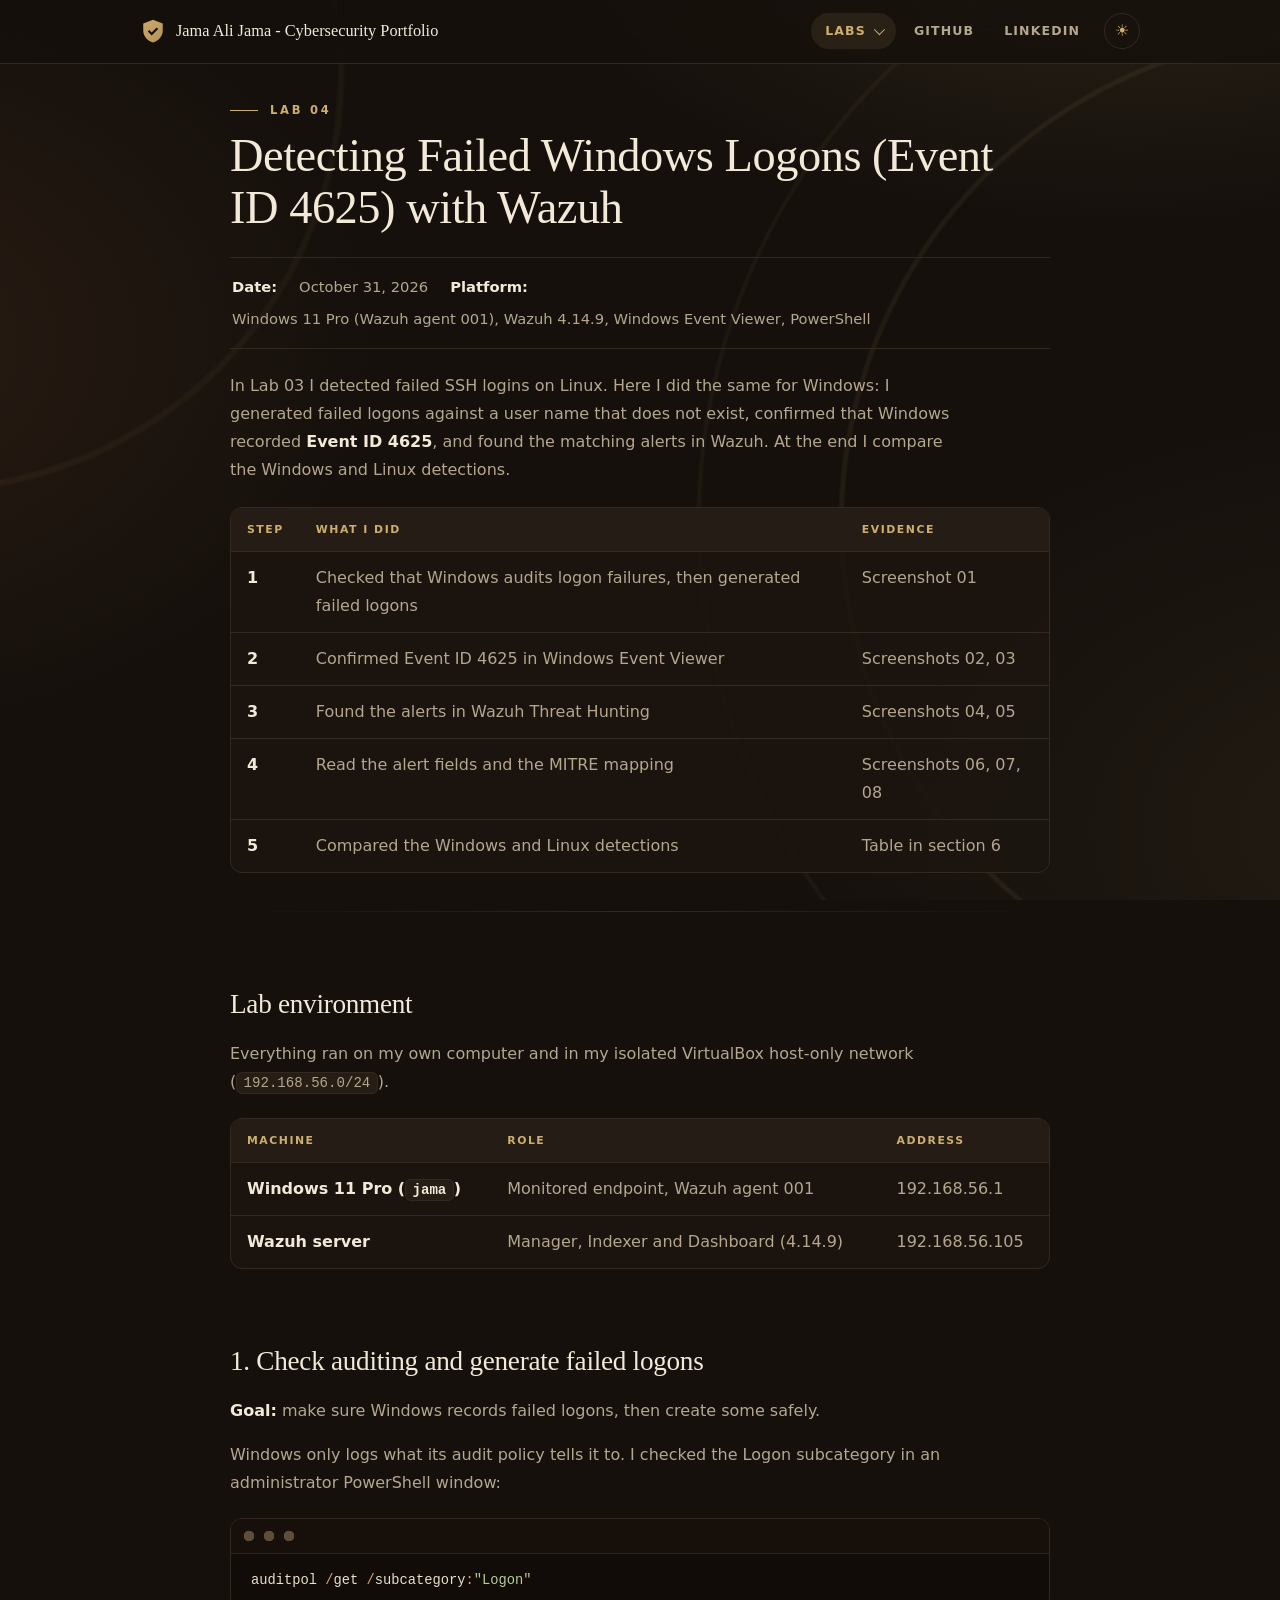
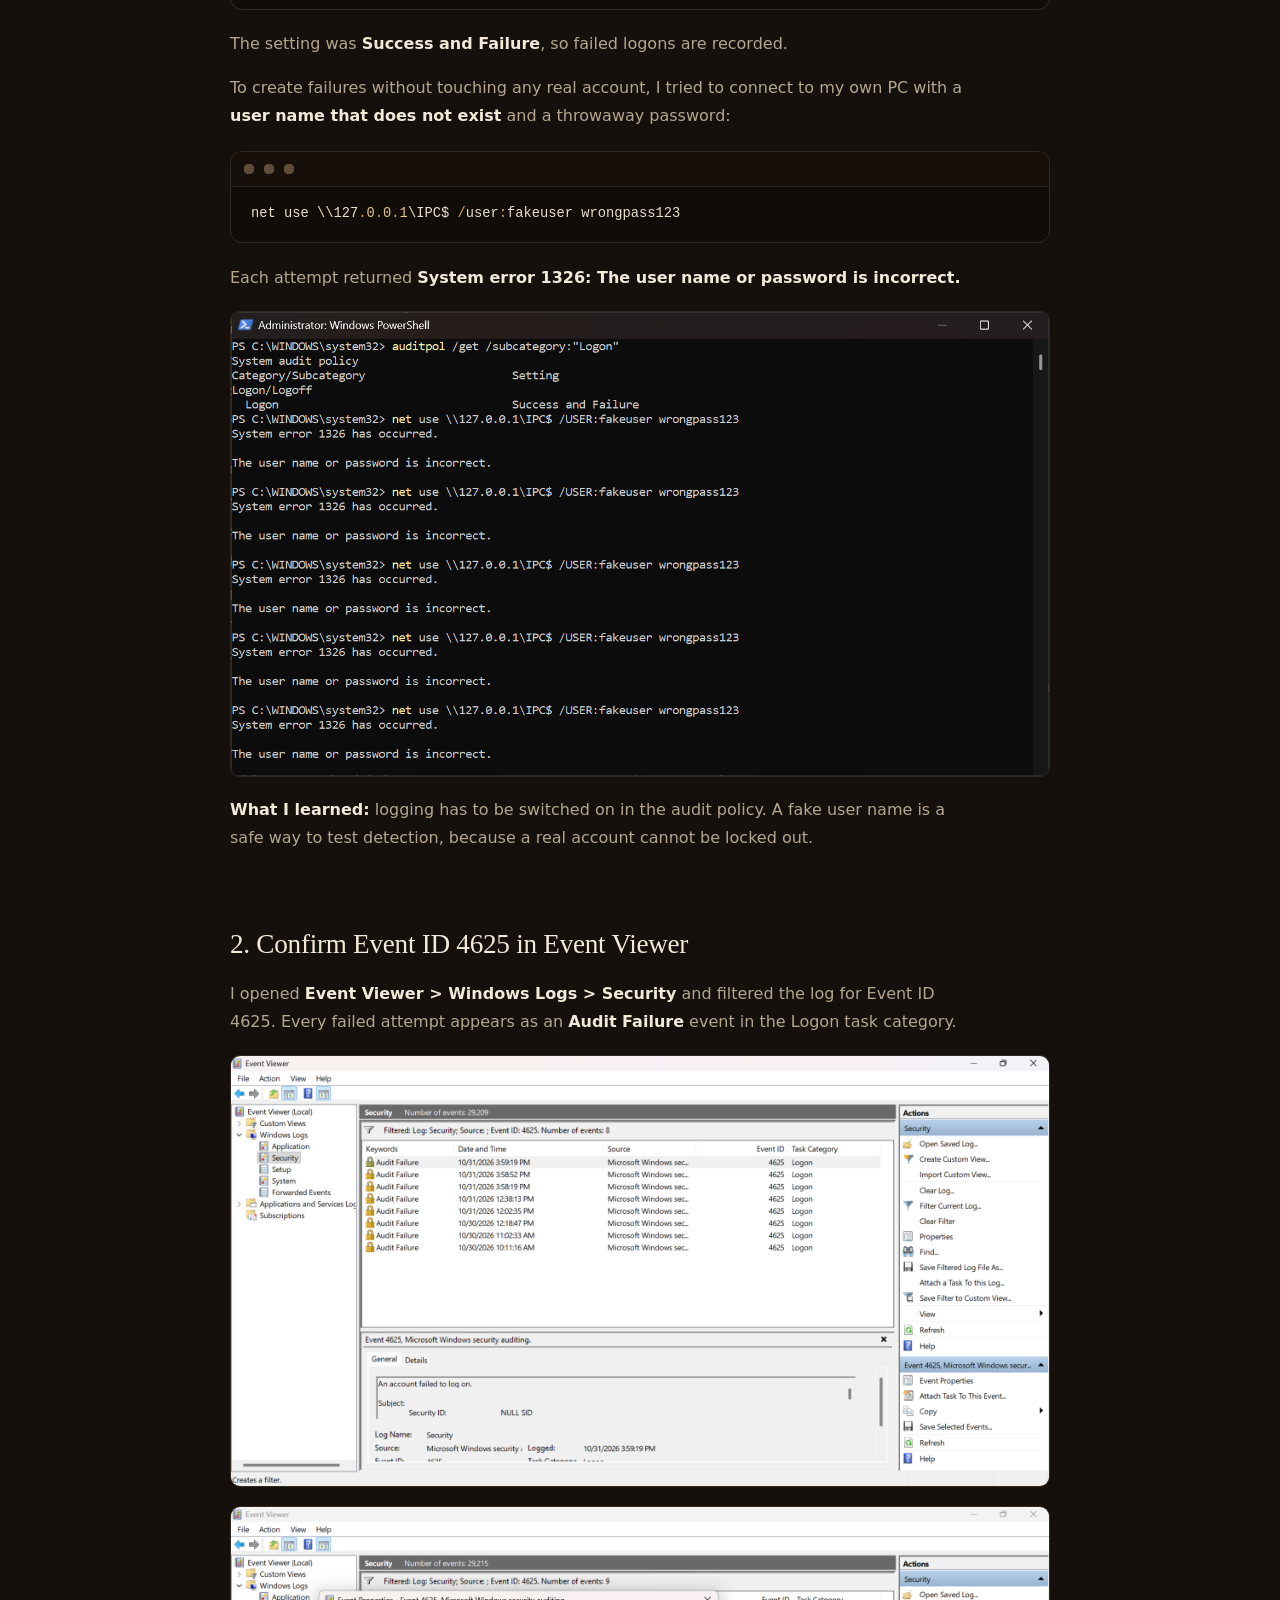
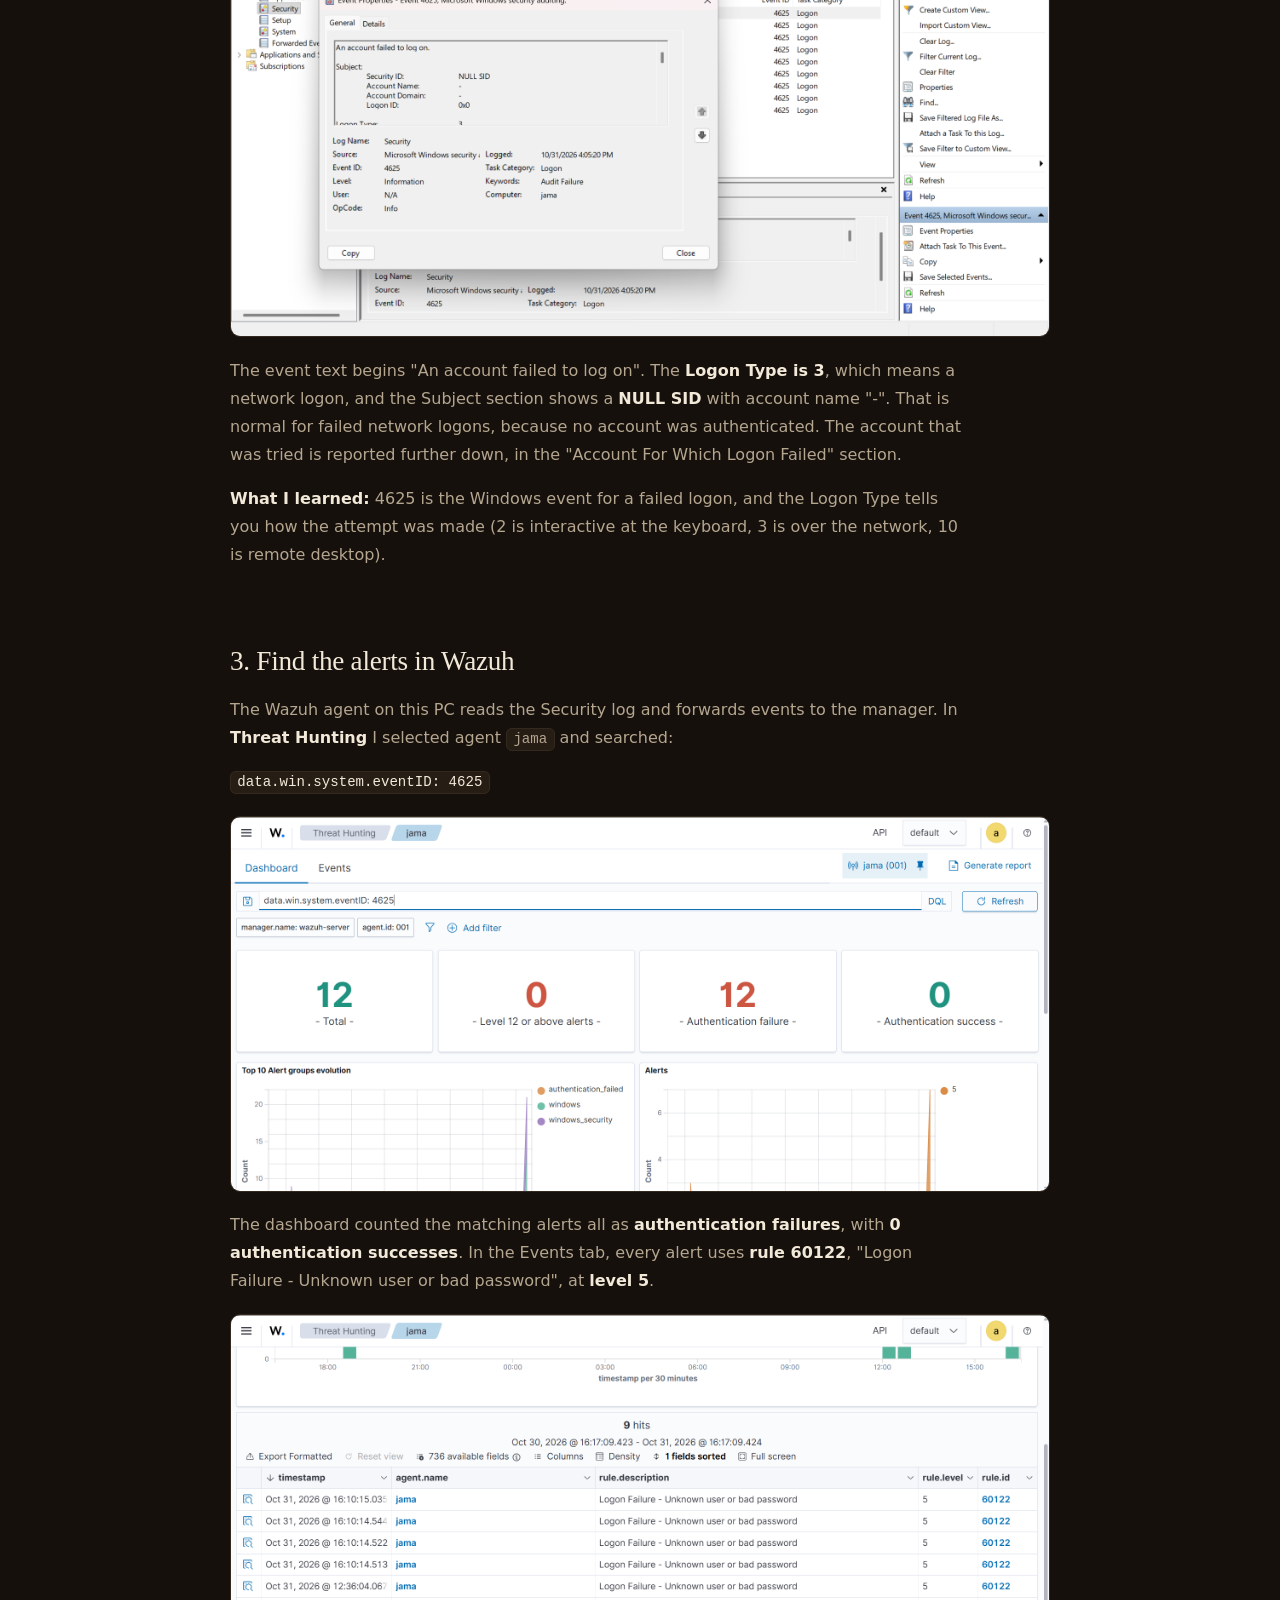
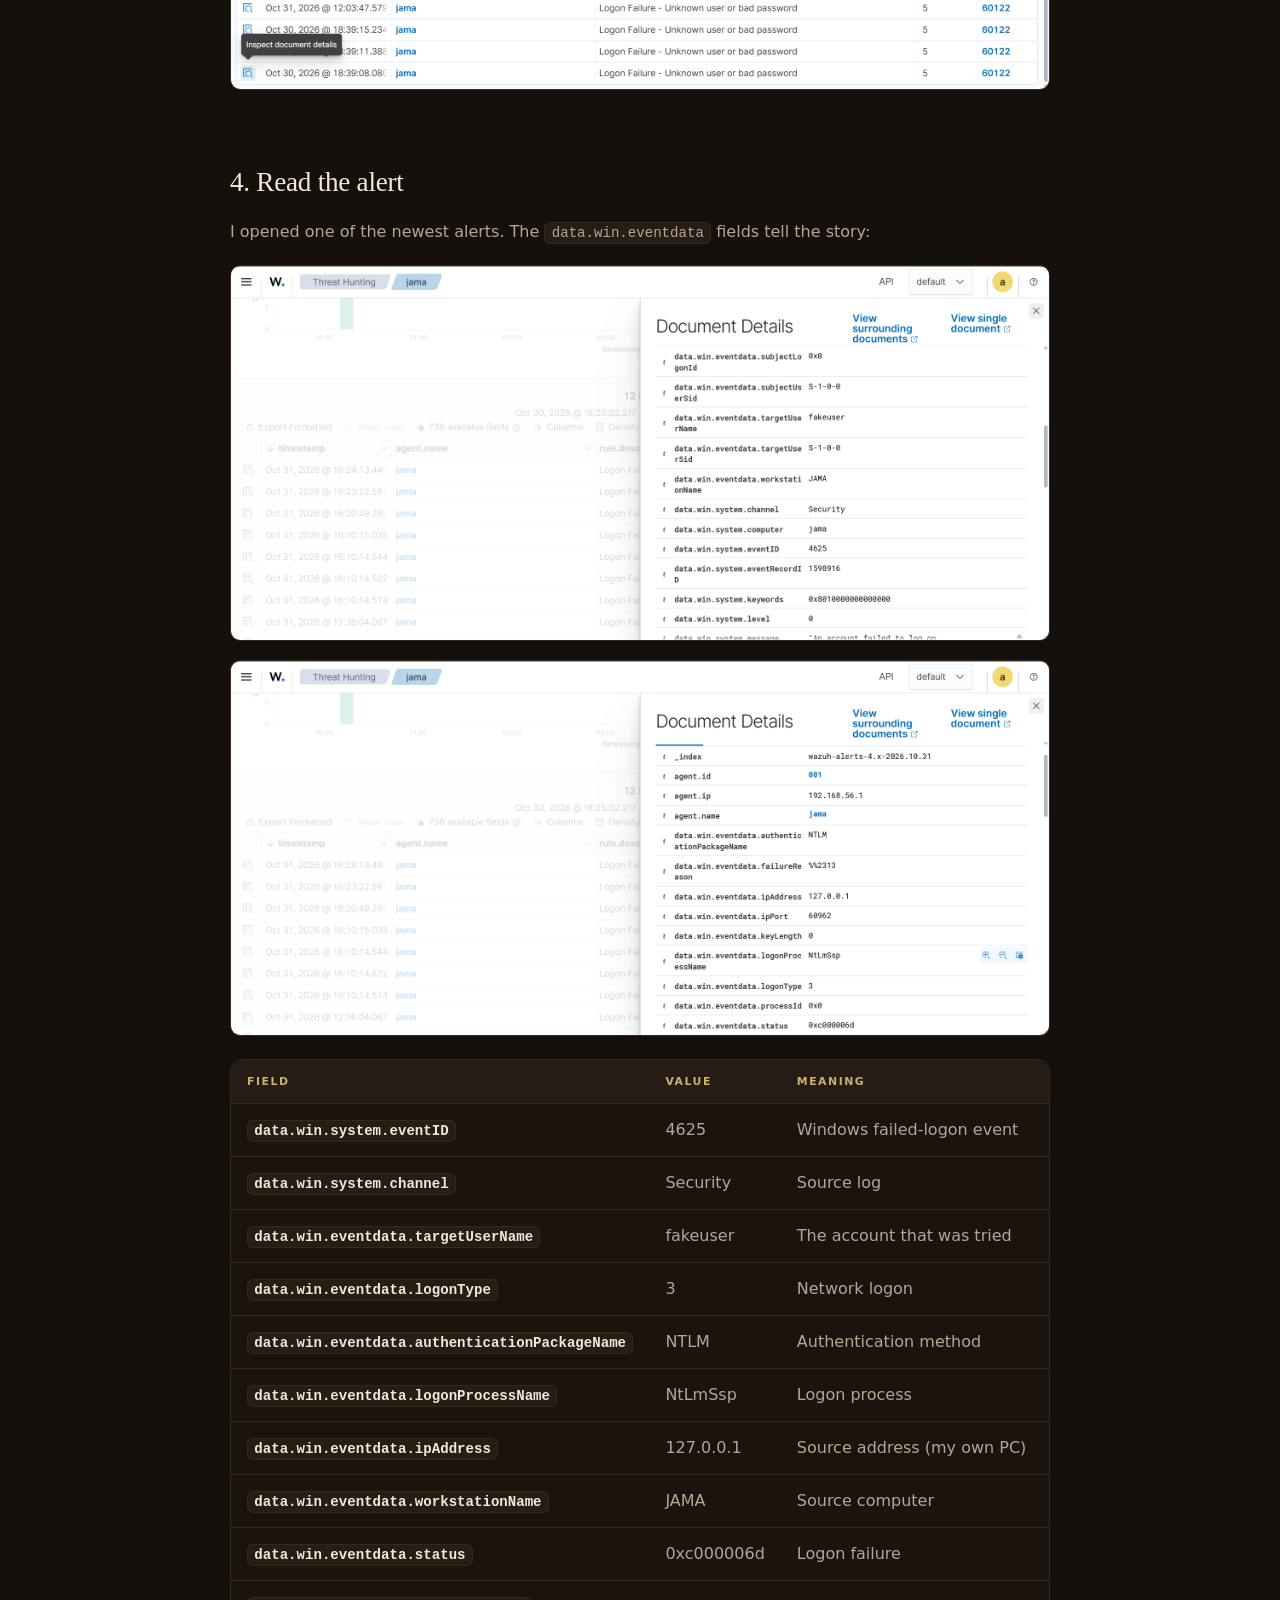
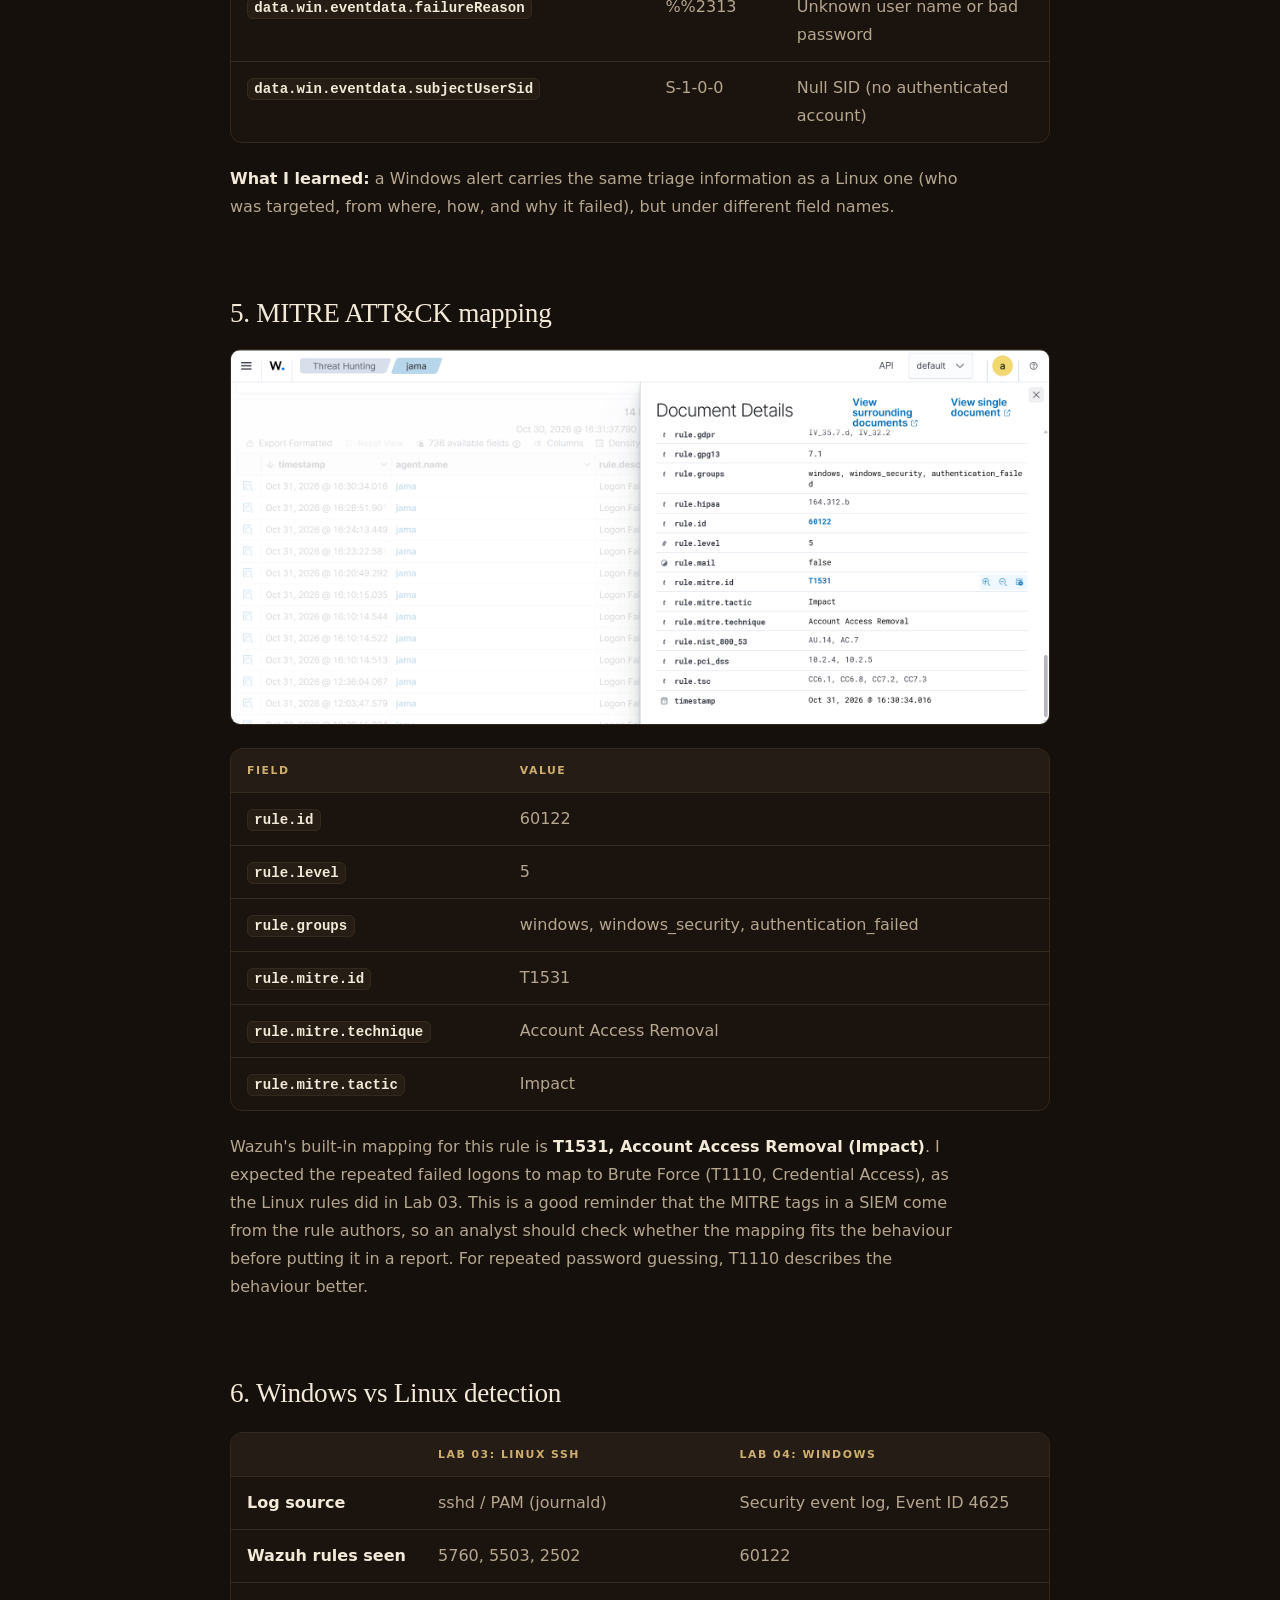
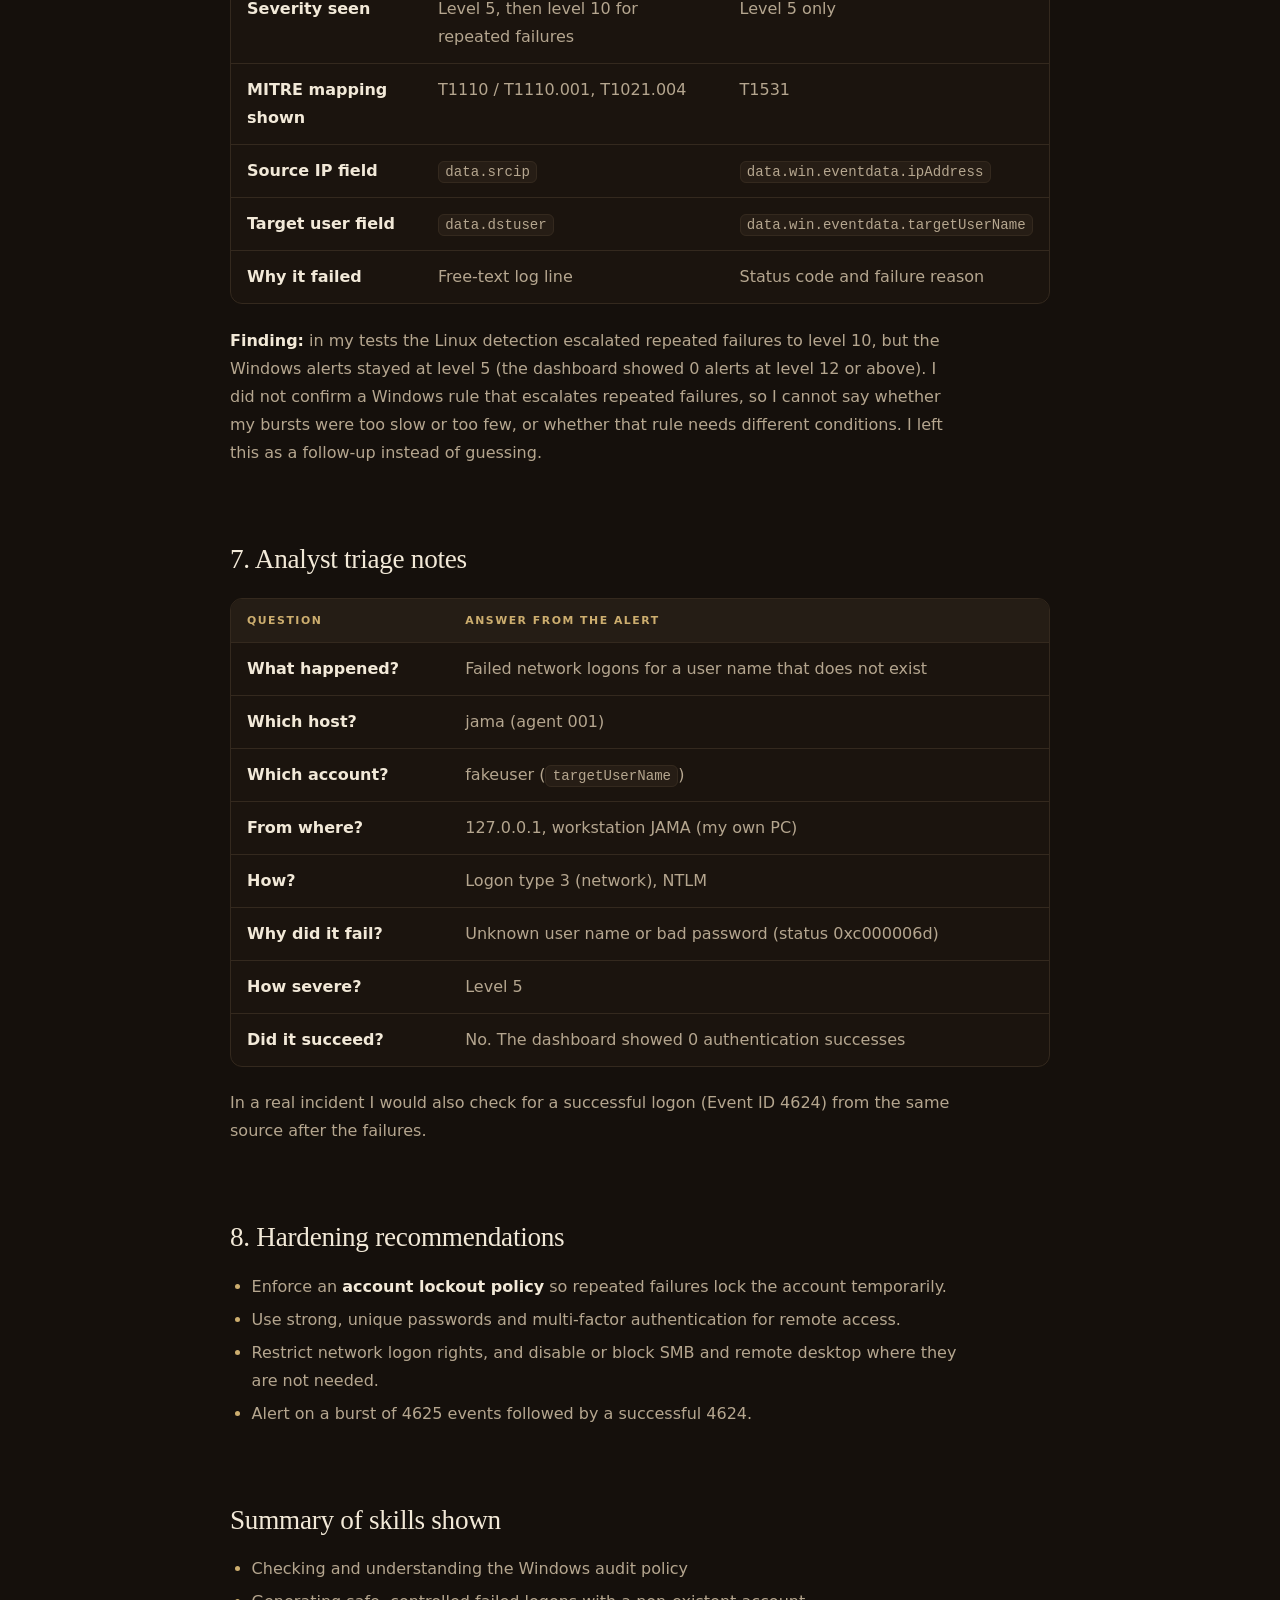
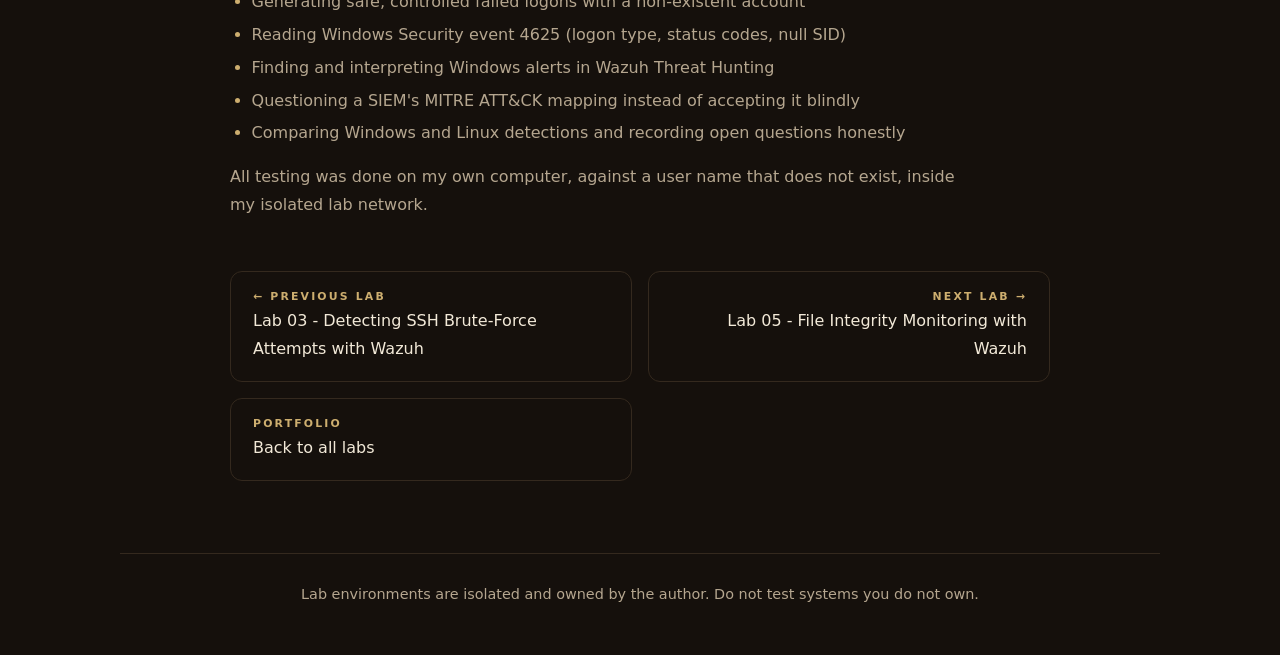
<file: cybersecurity-portfolio/labs/04-wazuh-windows-failed-logon-detection/index.html>
<!DOCTYPE html>

<html class="" lang="en">
<head>
<meta charset="utf-8"/>
<meta content="width=device-width, initial-scale=1, viewport-fit=cover" name="viewport"/>
<title>Lab 04 - Detecting Failed Windows Logons (Event ID 4625) with Wazuh</title>
<meta content="light dark" name="color-scheme"/>
<link href="../../assets/style.css" rel="stylesheet"/>
<script>(function(){var r=document.documentElement;r.classList.add('js');try{var t=localStorage.getItem('theme');r.setAttribute('data-theme',t||'dark')}catch(e){}})();</script>
<script defer="" src="../../assets/site.js"></script>
</head>
<body class="lab"><a class="skip" href="#main">Skip to content</a>
<nav aria-label="Main"><div>
<a class="brand" href="../../index.html">Jama Ali Jama - Cybersecurity Portfolio</a>
<details class="nav-menu current"><summary>Labs</summary><ul class="menu"><li><a href="../../labs/01-isolated-lab-setup/index.html"><b>Lab 01</b><span>Isolated Cybersecurity Lab</span></a></li><li><a href="../../labs/02-windows-security-fundamentals/index.html"><b>Lab 02</b><span>Windows Security Fundamentals</span></a></li><li><a href="../../labs/03-wazuh-ssh-bruteforce-detection/index.html"><b>Lab 03</b><span>SSH Brute-Force Detection</span></a></li><li><a aria-current="page" href="../../labs/04-wazuh-windows-failed-logon-detection/index.html"><b>Lab 04</b><span>Failed Windows Logons (4625)</span></a></li><li><a href="../../labs/05-wazuh-file-integrity-monitoring/index.html"><b>Lab 05</b><span>File Integrity Monitoring</span></a></li></ul></details>
<a href="https://github.com/Jama-Yare" rel="noopener noreferrer" target="_blank">GitHub</a>
<a href="https://www.linkedin.com/in/jama-ali-jama-6099962b8/" rel="noopener noreferrer" target="_blank">LinkedIn</a>
</div></nav>
<main id="main">
<h1
id="lab-04---detecting-failed-windows-logons-event-id-4625-with-wazuh">Lab
04 - Detecting Failed Windows Logons (Event ID 4625) with Wazuh</h1>
<p class="lab-meta"><strong>Date:</strong> October 31, 2026 <strong>Platform:</strong>
Windows 11 Pro (Wazuh agent 001), Wazuh 4.14.9, Windows Event Viewer,
PowerShell</p>
<p>In Lab 03 I detected failed SSH logins on Linux. Here I did the same
for Windows: I generated failed logons against a user name that does not
exist, confirmed that Windows recorded <strong>Event ID 4625</strong>,
and found the matching alerts in Wazuh. At the end I compare the Windows
and Linux detections.</p>
<div aria-label="Lab 04 - Detecting Failed Windows Logons (Event ID 4625) with Wazuh table" class="table-wrap" role="region" tabindex="0"><table>
<thead>
<tr class="header">
<th>Step</th>
<th>What I did</th>
<th>Evidence</th>
</tr>
</thead>
<tbody>
<tr class="odd">
<td>1</td>
<td>Checked that Windows audits logon failures, then generated failed
logons</td>
<td>Screenshot 01</td>
</tr>
<tr class="even">
<td>2</td>
<td>Confirmed Event ID 4625 in Windows Event Viewer</td>
<td>Screenshots 02, 03</td>
</tr>
<tr class="odd">
<td>3</td>
<td>Found the alerts in Wazuh Threat Hunting</td>
<td>Screenshots 04, 05</td>
</tr>
<tr class="even">
<td>4</td>
<td>Read the alert fields and the MITRE mapping</td>
<td>Screenshots 06, 07, 08</td>
</tr>
<tr class="odd">
<td>5</td>
<td>Compared the Windows and Linux detections</td>
<td>Table in section 6</td>
</tr>
</tbody>
</table></div>
<hr />
<h2 id="lab-environment">Lab environment</h2>
<p>Everything ran on my own computer and in my isolated VirtualBox
host-only network (<code>192.168.56.0/24</code>).</p>
<div aria-label="Lab 04 - Detecting Failed Windows Logons (Event ID 4625) with Wazuh table" class="table-wrap" role="region" tabindex="0"><table>
<thead>
<tr class="header">
<th>Machine</th>
<th>Role</th>
<th>Address</th>
</tr>
</thead>
<tbody>
<tr class="odd">
<td>Windows 11 Pro (<code>jama</code>)</td>
<td>Monitored endpoint, Wazuh agent 001</td>
<td>192.168.56.1</td>
</tr>
<tr class="even">
<td>Wazuh server</td>
<td>Manager, Indexer and Dashboard (4.14.9)</td>
<td>192.168.56.105</td>
</tr>
</tbody>
</table></div>
<h2 id="1-check-auditing-and-generate-failed-logons">1. Check auditing
and generate failed logons</h2>
<p><strong>Goal:</strong> make sure Windows records failed logons, then
create some safely.</p>
<p>Windows only logs what its audit policy tells it to. I checked the
Logon subcategory in an administrator PowerShell window:</p>
<div class="sourceCode" id="cb1"><pre
class="sourceCode powershell"><code class="sourceCode powershell"><span id="cb1-1"><a href="#cb1-1" aria-hidden="true" tabindex="-1"></a>auditpol <span class="op">/</span>get <span class="op">/</span>subcategory<span class="op">:</span><span class="st">&quot;Logon&quot;</span></span></code></pre></div>
<p>The setting was <strong>Success and Failure</strong>, so failed
logons are recorded.</p>
<p>To create failures without touching any real account, I tried to
connect to my own PC with a <strong>user name that does not
exist</strong> and a throwaway password:</p>
<div class="sourceCode" id="cb2"><pre
class="sourceCode powershell"><code class="sourceCode powershell"><span id="cb2-1"><a href="#cb2-1" aria-hidden="true" tabindex="-1"></a>net use \\127<span class="op">.</span><span class="fu">0</span><span class="op">.</span><span class="fu">0</span><span class="op">.</span><span class="fu">1</span>\IPC$ <span class="op">/</span>user<span class="op">:</span>fakeuser wrongpass123</span></code></pre></div>
<p>Each attempt returned <strong>System error 1326: The user name or
password is incorrect.</strong></p>
<p><img src="screenshots/01-powershell-audit-and-failed-logons.png"
alt="PowerShell audit check and failed logons" /></p>
<p><strong>What I learned:</strong> logging has to be switched on in the
audit policy. A fake user name is a safe way to test detection, because
a real account cannot be locked out.</p>
<h2 id="2-confirm-event-id-4625-in-event-viewer">2. Confirm Event ID
4625 in Event Viewer</h2>
<p>I opened <strong>Event Viewer &gt; Windows Logs &gt;
Security</strong> and filtered the log for Event ID 4625. Every failed
attempt appears as an <strong>Audit Failure</strong> event in the Logon
task category.</p>
<p><img src="screenshots/02-event-viewer-event-4625-list.png"
alt="Event Viewer filtered to 4625" /></p>
<p><img src="screenshots/03-event-viewer-event-4625-properties.png"
alt="Event 4625 properties" /></p>
<p>The event text begins "An account failed to log on". The
<strong>Logon Type is 3</strong>, which means a network logon, and the
Subject section shows a <strong>NULL SID</strong> with account name "-".
That is normal for failed network logons, because no account was
authenticated. The account that was tried is reported further down, in
the "Account For Which Logon Failed" section.</p>
<p><strong>What I learned:</strong> 4625 is the Windows event for a
failed logon, and the Logon Type tells you how the attempt was made (2
is interactive at the keyboard, 3 is over the network, 10 is remote
desktop).</p>
<h2 id="3-find-the-alerts-in-wazuh">3. Find the alerts in Wazuh</h2>
<p>The Wazuh agent on this PC reads the Security log and forwards events
to the manager. In <strong>Threat Hunting</strong> I selected agent
<code>jama</code> and searched:</p>
<pre><code>data.win.system.eventID: 4625</code></pre>
<p><img src="screenshots/05-wazuh-dashboard-4625-query.png"
alt="Wazuh dashboard for event 4625" /></p>
<p>The dashboard counted the matching alerts all as
<strong>authentication failures</strong>, with <strong>0 authentication
successes</strong>. In the Events tab, every alert uses <strong>rule
60122</strong>, "Logon Failure - Unknown user or bad password", at
<strong>level 5</strong>.</p>
<p><img src="screenshots/04-wazuh-alert-list-rule-60122.png"
alt="Wazuh alert list, rule 60122" /></p>
<h2 id="4-read-the-alert">4. Read the alert</h2>
<p>I opened one of the newest alerts. The
<code>data.win.eventdata</code> fields tell the story:</p>
<p><img src="screenshots/06-wazuh-alert-target-user-fakeuser.png"
alt="Alert fields: target user" /></p>
<p><img src="screenshots/07-wazuh-alert-logon-type-ntlm.png"
alt="Alert fields: logon type and authentication package" /></p>
<div aria-label="Lab 04 - Detecting Failed Windows Logons (Event ID 4625) with Wazuh table" class="table-wrap" role="region" tabindex="0"><table>
<thead>
<tr class="header">
<th>Field</th>
<th>Value</th>
<th>Meaning</th>
</tr>
</thead>
<tbody>
<tr class="odd">
<td><code>data.win.system.eventID</code></td>
<td>4625</td>
<td>Windows failed-logon event</td>
</tr>
<tr class="even">
<td><code>data.win.system.channel</code></td>
<td>Security</td>
<td>Source log</td>
</tr>
<tr class="odd">
<td><code>data.win.eventdata.targetUserName</code></td>
<td>fakeuser</td>
<td>The account that was tried</td>
</tr>
<tr class="even">
<td><code>data.win.eventdata.logonType</code></td>
<td>3</td>
<td>Network logon</td>
</tr>
<tr class="odd">
<td><code>data.win.eventdata.authenticationPackageName</code></td>
<td>NTLM</td>
<td>Authentication method</td>
</tr>
<tr class="even">
<td><code>data.win.eventdata.logonProcessName</code></td>
<td>NtLmSsp</td>
<td>Logon process</td>
</tr>
<tr class="odd">
<td><code>data.win.eventdata.ipAddress</code></td>
<td>127.0.0.1</td>
<td>Source address (my own PC)</td>
</tr>
<tr class="even">
<td><code>data.win.eventdata.workstationName</code></td>
<td>JAMA</td>
<td>Source computer</td>
</tr>
<tr class="odd">
<td><code>data.win.eventdata.status</code></td>
<td>0xc000006d</td>
<td>Logon failure</td>
</tr>
<tr class="even">
<td><code>data.win.eventdata.failureReason</code></td>
<td>%%2313</td>
<td>Unknown user name or bad password</td>
</tr>
<tr class="odd">
<td><code>data.win.eventdata.subjectUserSid</code></td>
<td>S-1-0-0</td>
<td>Null SID (no authenticated account)</td>
</tr>
</tbody>
</table></div>
<p><strong>What I learned:</strong> a Windows alert carries the same
triage information as a Linux one (who was targeted, from where, how,
and why it failed), but under different field names.</p>
<h2 id="5-mitre-attck-mapping">5. MITRE ATT&amp;CK mapping</h2>
<p><img src="screenshots/08-wazuh-rule-60122-mitre-t1531.png"
alt="Rule 60122 fields with MITRE mapping" /></p>
<div aria-label="Lab 04 - Detecting Failed Windows Logons (Event ID 4625) with Wazuh table" class="table-wrap" role="region" tabindex="0"><table>
<thead>
<tr class="header">
<th>Field</th>
<th>Value</th>
</tr>
</thead>
<tbody>
<tr class="odd">
<td><code>rule.id</code></td>
<td>60122</td>
</tr>
<tr class="even">
<td><code>rule.level</code></td>
<td>5</td>
</tr>
<tr class="odd">
<td><code>rule.groups</code></td>
<td>windows, windows_security, authentication_failed</td>
</tr>
<tr class="even">
<td><code>rule.mitre.id</code></td>
<td>T1531</td>
</tr>
<tr class="odd">
<td><code>rule.mitre.technique</code></td>
<td>Account Access Removal</td>
</tr>
<tr class="even">
<td><code>rule.mitre.tactic</code></td>
<td>Impact</td>
</tr>
</tbody>
</table></div>
<p>Wazuh's built-in mapping for this rule is <strong>T1531, Account
Access Removal (Impact)</strong>. I expected the repeated failed logons
to map to Brute Force (T1110, Credential Access), as the Linux rules did
in Lab 03. This is a good reminder that the MITRE tags in a SIEM come
from the rule authors, so an analyst should check whether the mapping
fits the behaviour before putting it in a report. For repeated password
guessing, T1110 describes the behaviour better.</p>
<h2 id="6-windows-vs-linux-detection">6. Windows vs Linux detection</h2>
<div aria-label="Lab 04 - Detecting Failed Windows Logons (Event ID 4625) with Wazuh table" class="table-wrap" role="region" tabindex="0"><table>
<thead>
<tr class="header">
<th></th>
<th>Lab 03: Linux SSH</th>
<th>Lab 04: Windows</th>
</tr>
</thead>
<tbody>
<tr class="odd">
<td>Log source</td>
<td>sshd / PAM (journald)</td>
<td>Security event log, Event ID 4625</td>
</tr>
<tr class="even">
<td>Wazuh rules seen</td>
<td>5760, 5503, 2502</td>
<td>60122</td>
</tr>
<tr class="odd">
<td>Severity seen</td>
<td>Level 5, then level 10 for repeated failures</td>
<td>Level 5 only</td>
</tr>
<tr class="even">
<td>MITRE mapping shown</td>
<td>T1110 / T1110.001, T1021.004</td>
<td>T1531</td>
</tr>
<tr class="odd">
<td>Source IP field</td>
<td><code>data.srcip</code></td>
<td><code>data.win.eventdata.ipAddress</code></td>
</tr>
<tr class="even">
<td>Target user field</td>
<td><code>data.dstuser</code></td>
<td><code>data.win.eventdata.targetUserName</code></td>
</tr>
<tr class="odd">
<td>Why it failed</td>
<td>Free-text log line</td>
<td>Status code and failure reason</td>
</tr>
</tbody>
</table></div>
<p><strong>Finding:</strong> in my tests the Linux detection escalated
repeated failures to level 10, but the Windows alerts stayed at level 5
(the dashboard showed 0 alerts at level 12 or above). I did not confirm
a Windows rule that escalates repeated failures, so I cannot say whether
my bursts were too slow or too few, or whether that rule needs different
conditions. I left this as a follow-up instead of guessing.</p>
<h2 id="7-analyst-triage-notes">7. Analyst triage notes</h2>
<div aria-label="Lab 04 - Detecting Failed Windows Logons (Event ID 4625) with Wazuh table" class="table-wrap" role="region" tabindex="0"><table>
<thead>
<tr class="header">
<th>Question</th>
<th>Answer from the alert</th>
</tr>
</thead>
<tbody>
<tr class="odd">
<td>What happened?</td>
<td>Failed network logons for a user name that does not exist</td>
</tr>
<tr class="even">
<td>Which host?</td>
<td>jama (agent 001)</td>
</tr>
<tr class="odd">
<td>Which account?</td>
<td>fakeuser (<code>targetUserName</code>)</td>
</tr>
<tr class="even">
<td>From where?</td>
<td>127.0.0.1, workstation JAMA (my own PC)</td>
</tr>
<tr class="odd">
<td>How?</td>
<td>Logon type 3 (network), NTLM</td>
</tr>
<tr class="even">
<td>Why did it fail?</td>
<td>Unknown user name or bad password (status 0xc000006d)</td>
</tr>
<tr class="odd">
<td>How severe?</td>
<td>Level 5</td>
</tr>
<tr class="even">
<td>Did it succeed?</td>
<td>No. The dashboard showed 0 authentication successes</td>
</tr>
</tbody>
</table></div>
<p>In a real incident I would also check for a successful logon (Event
ID 4624) from the same source after the failures.</p>
<h2 id="8-hardening-recommendations">8. Hardening recommendations</h2>
<ul>
<li>Enforce an <strong>account lockout policy</strong> so repeated
failures lock the account temporarily.</li>
<li>Use strong, unique passwords and multi-factor authentication for
remote access.</li>
<li>Restrict network logon rights, and disable or block SMB and remote
desktop where they are not needed.</li>
<li>Alert on a burst of 4625 events followed by a successful 4624.</li>
</ul>
<h2 id="summary-of-skills-shown">Summary of skills shown</h2>
<ul>
<li>Checking and understanding the Windows audit policy</li>
<li>Generating safe, controlled failed logons with a non-existent
account</li>
<li>Reading Windows Security event 4625 (logon type, status codes, null
SID)</li>
<li>Finding and interpreting Windows alerts in Wazuh Threat Hunting</li>
<li>Questioning a SIEM's MITRE ATT&amp;CK mapping instead of accepting
it blindly</li>
<li>Comparing Windows and Linux detections and recording open questions
honestly</li>
</ul>
<p>All testing was done on my own computer, against a user name that
does not exist, inside my isolated lab network.</p>

<nav aria-label="Lab navigation" class="pager"><a class="prev" href="../03-wazuh-ssh-bruteforce-detection/index.html"><small>← Previous lab</small><span>Lab 03 - Detecting SSH Brute-Force Attempts with Wazuh</span></a><a class="next" href="../05-wazuh-file-integrity-monitoring/index.html"><small>Next lab →</small><span>Lab 05 - File Integrity Monitoring with Wazuh</span></a><a href="../../index.html"><small>Portfolio</small><span>Back to all labs</span></a></nav></main>
<footer>Lab environments are isolated and owned by the author. Do not test systems you do not own.</footer>
</body>
</html>
</file>
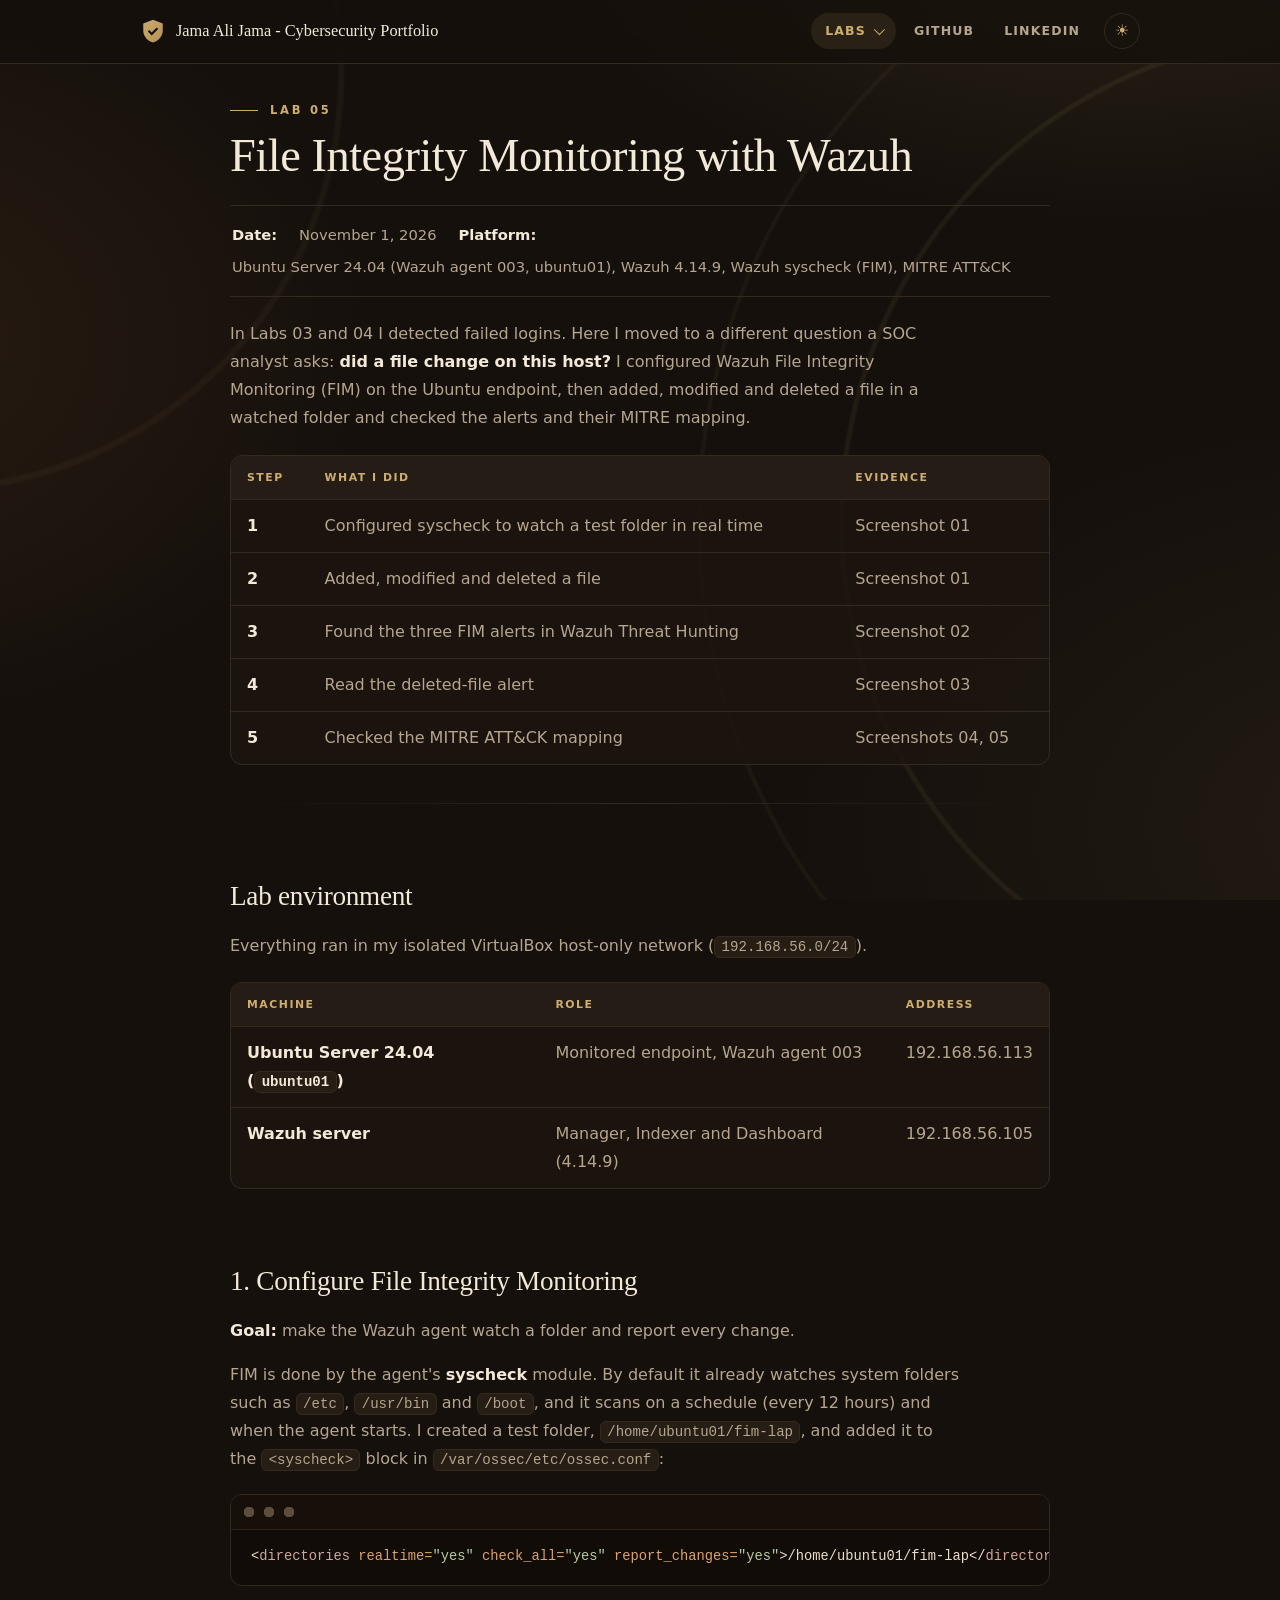
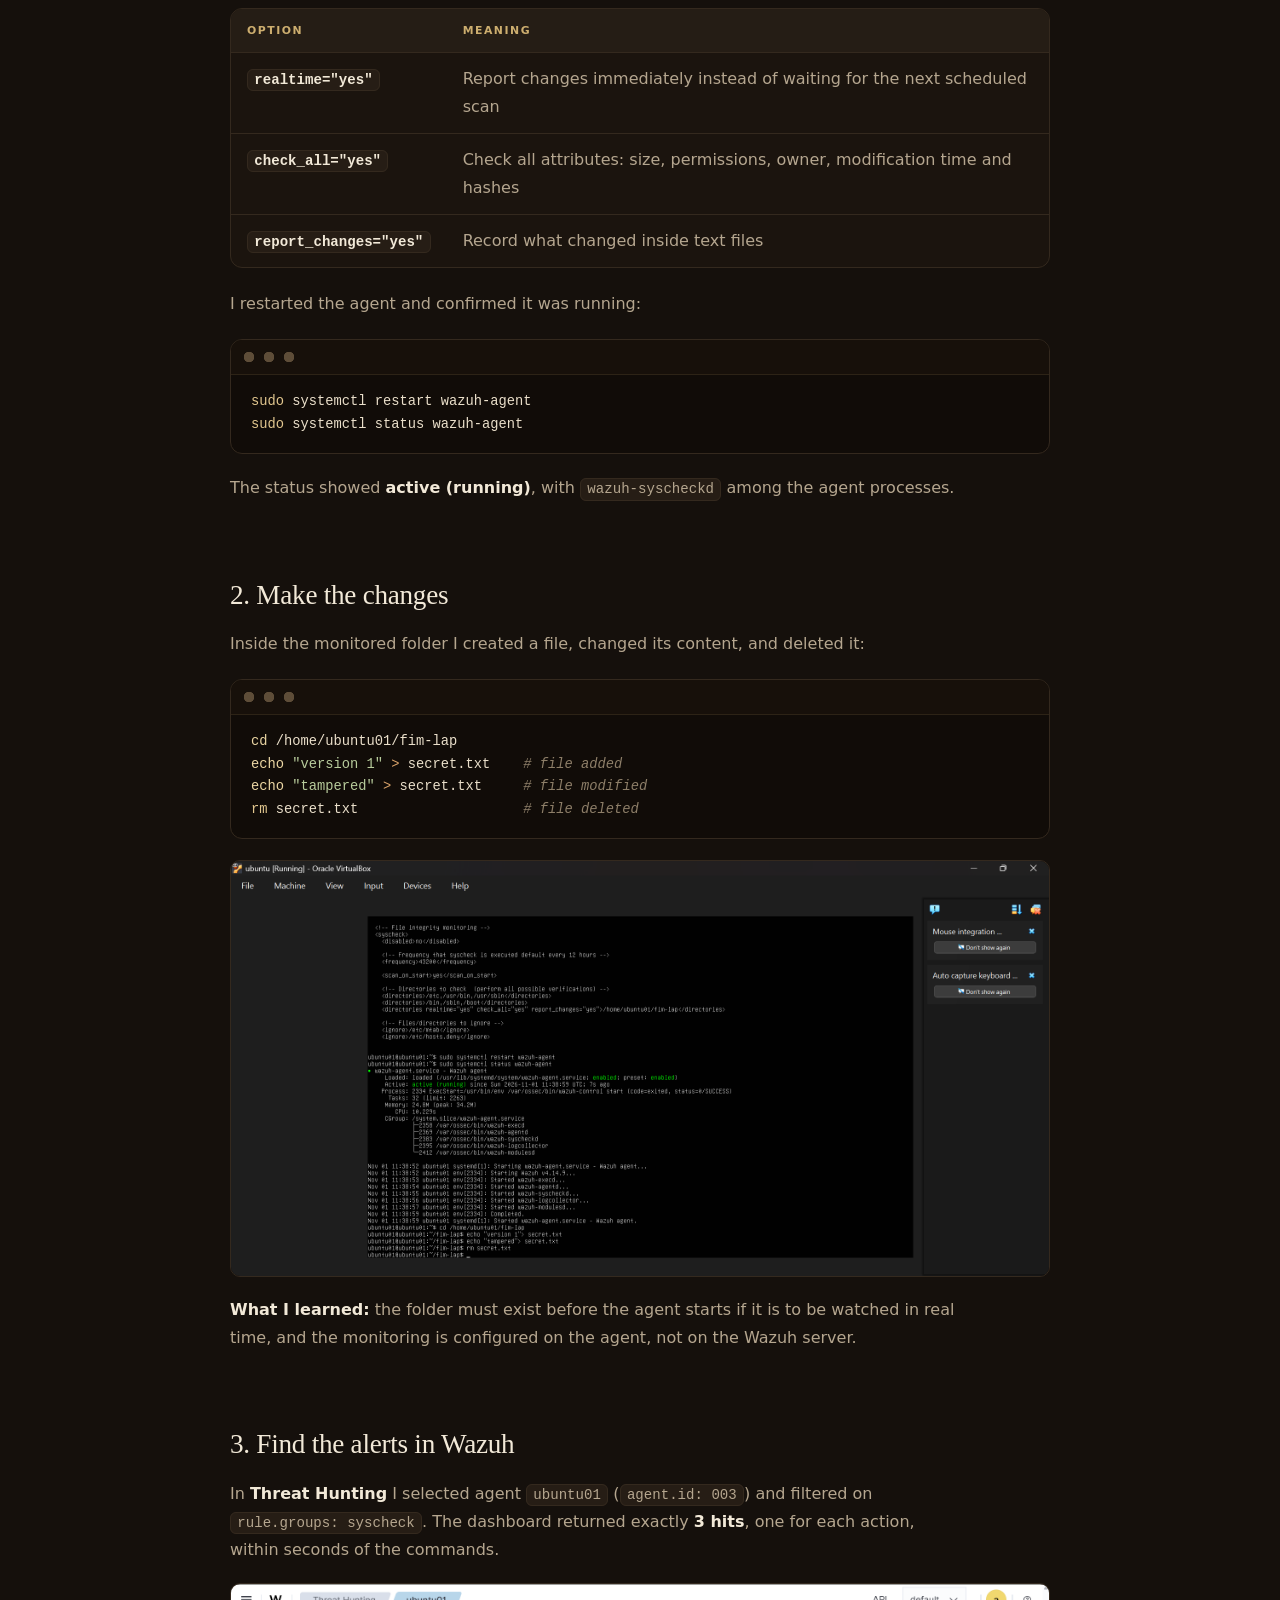
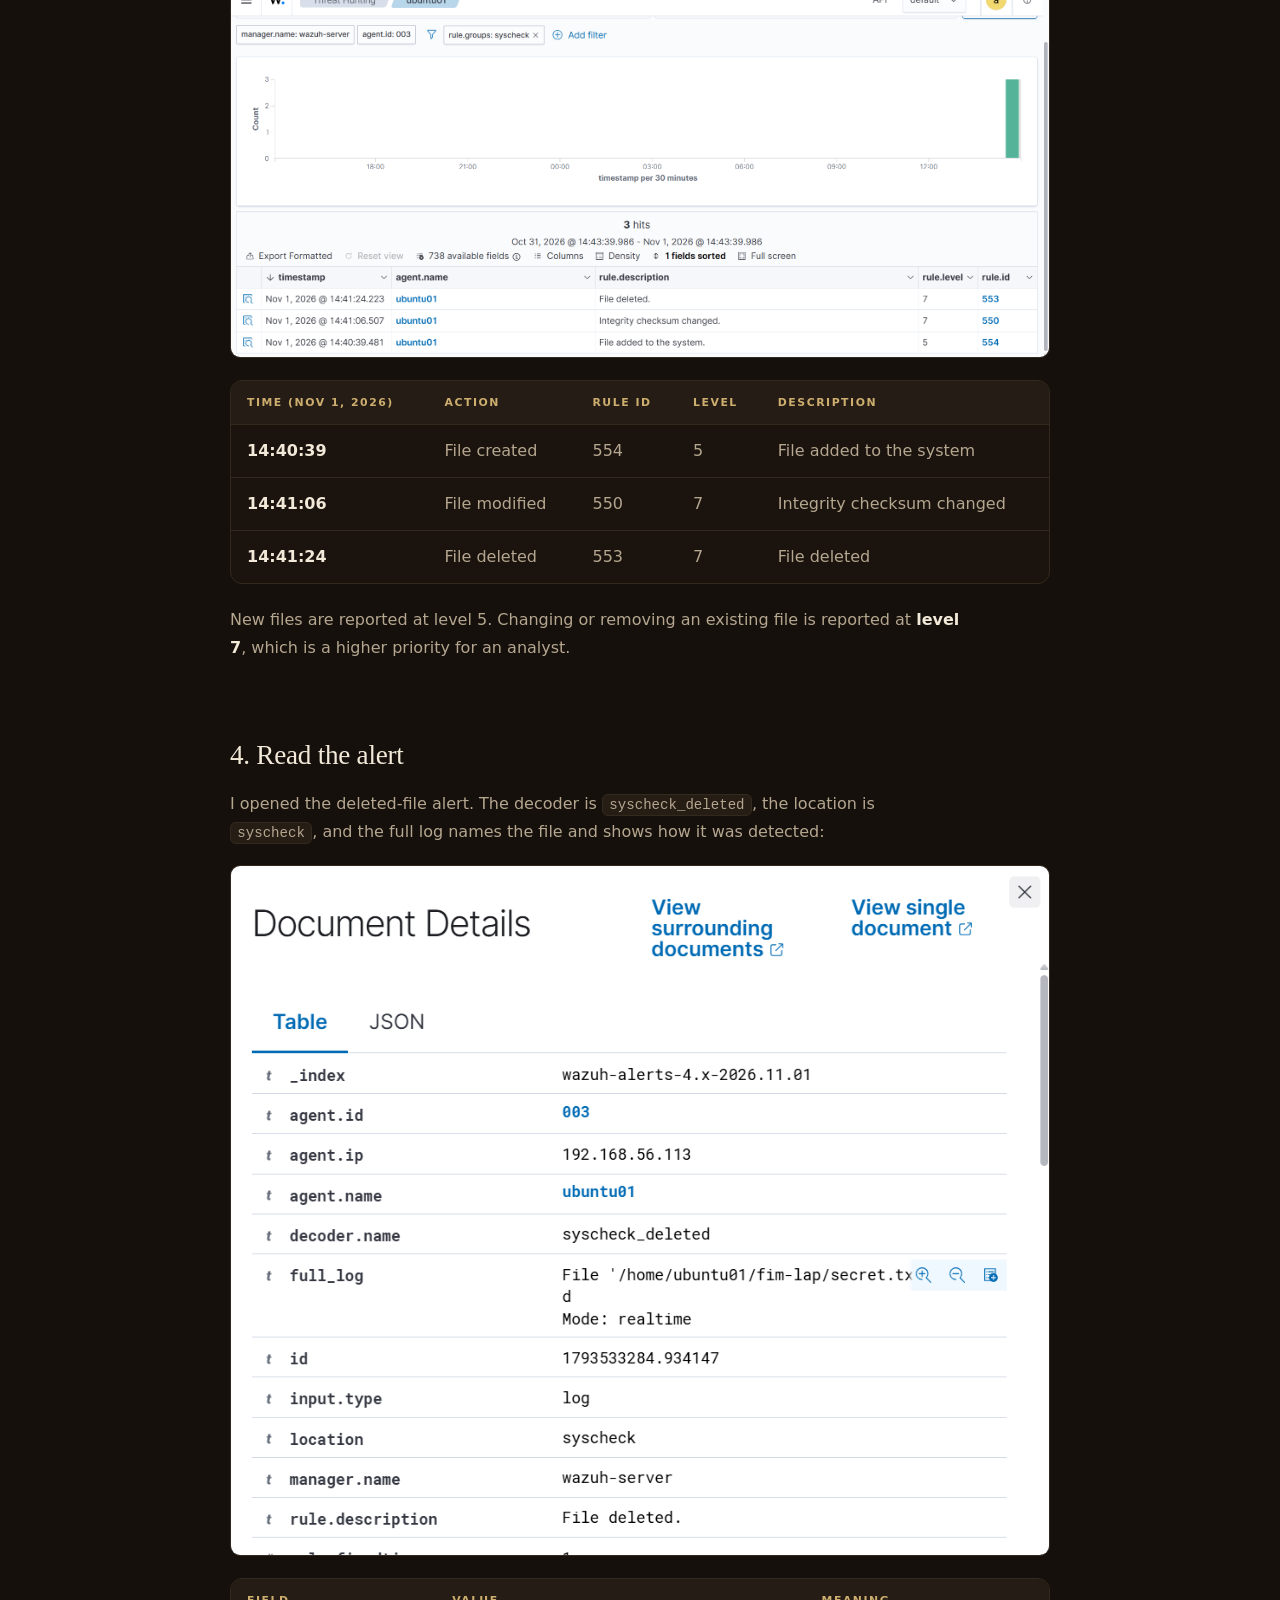
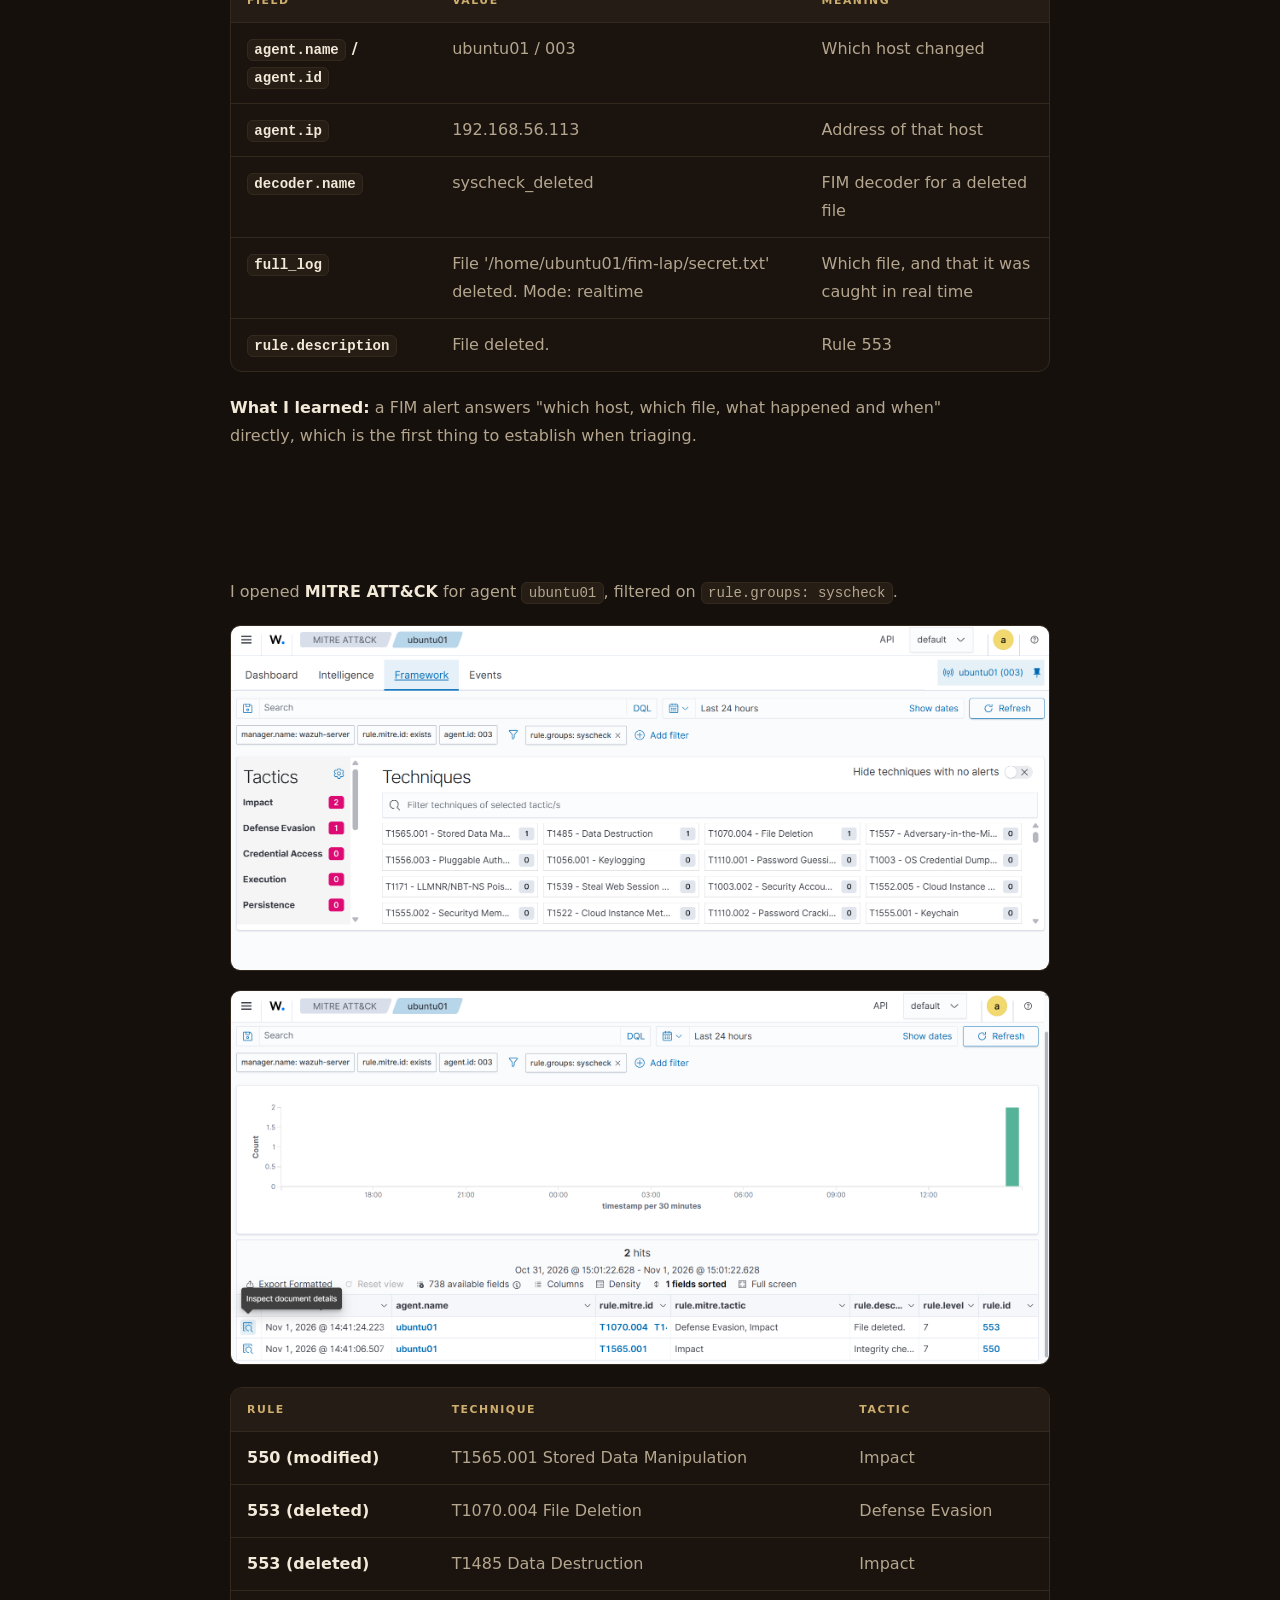
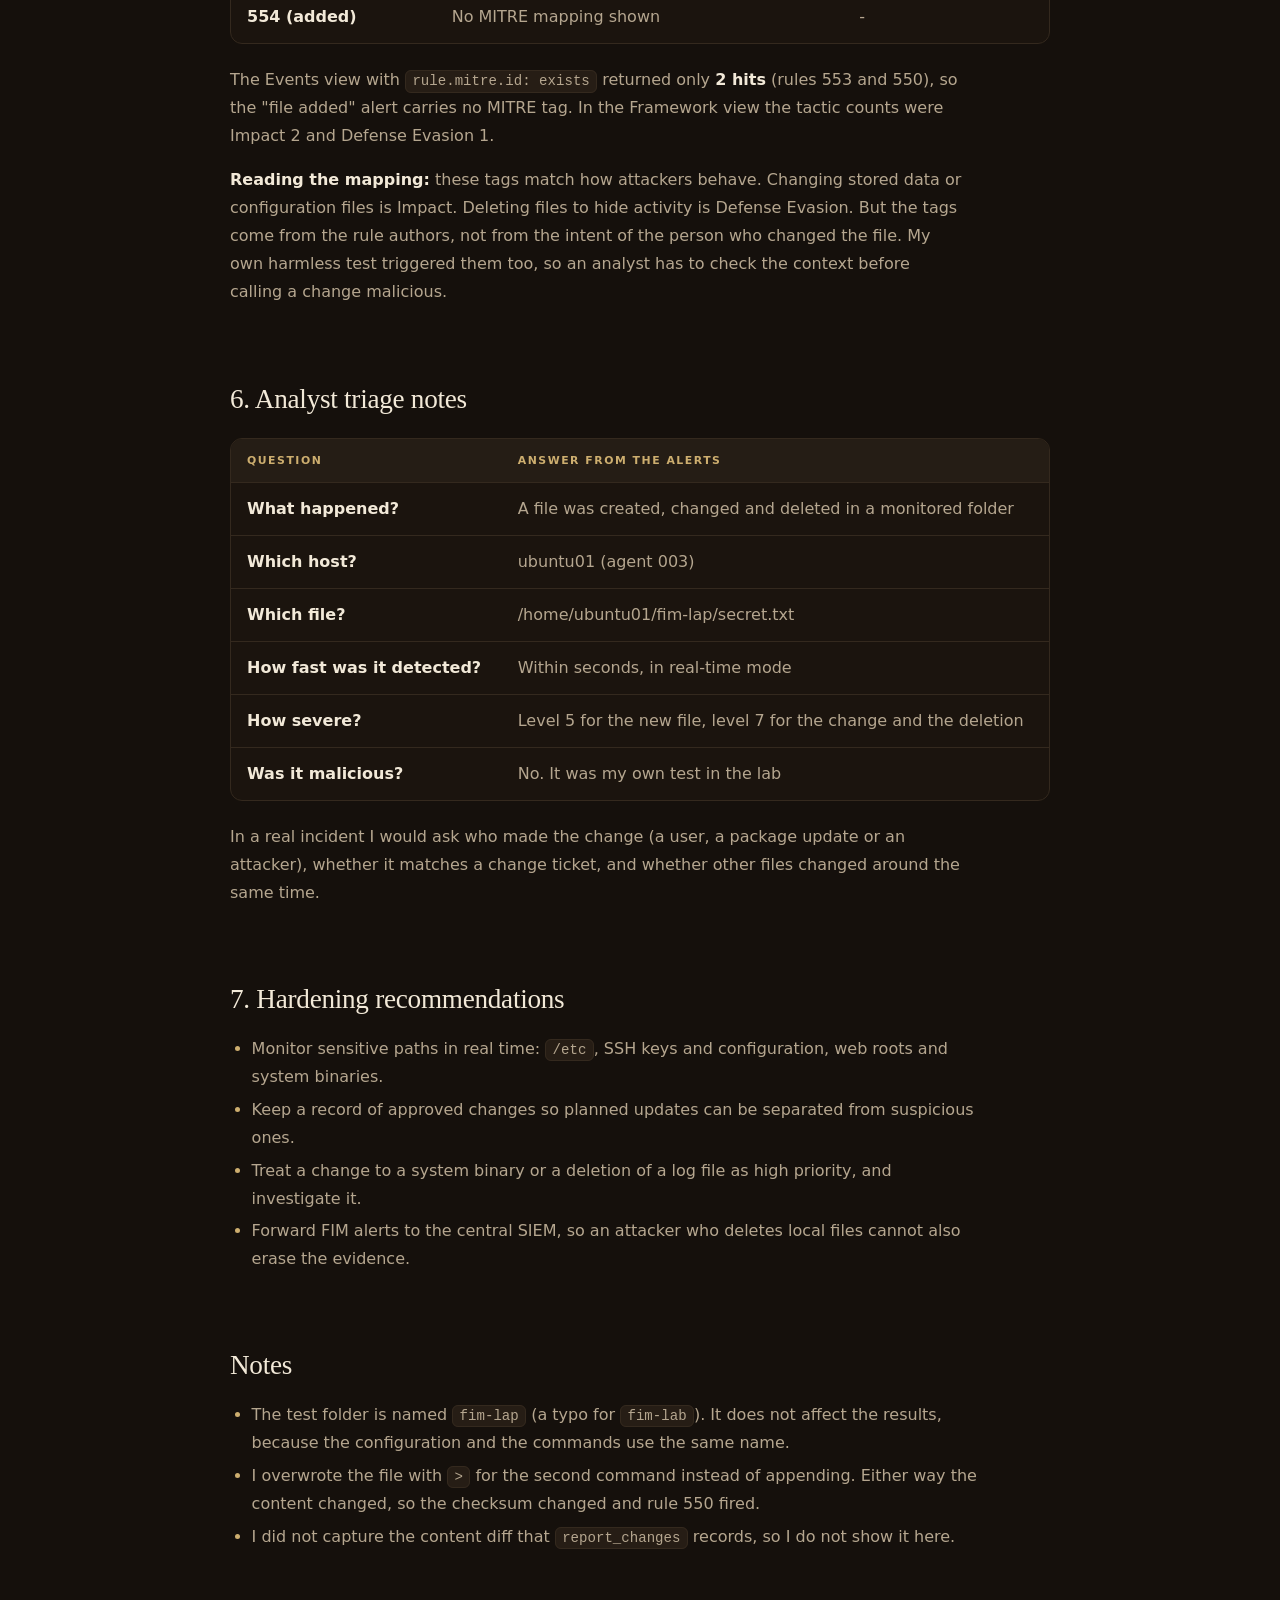
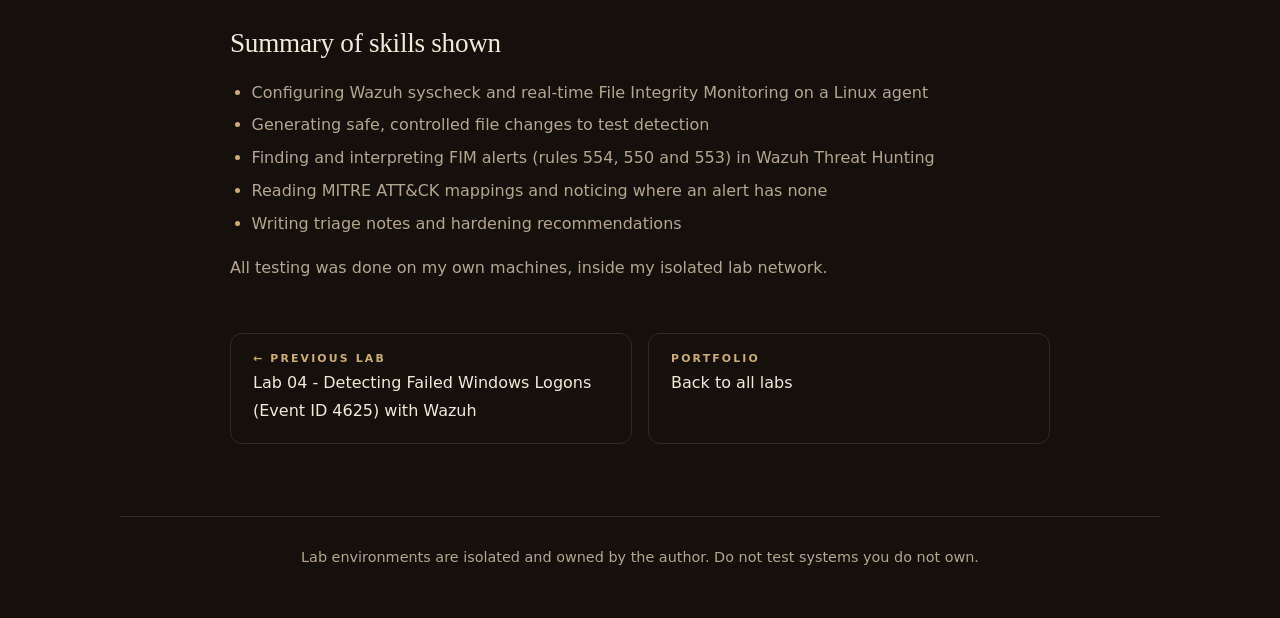
<file: cybersecurity-portfolio/labs/05-wazuh-file-integrity-monitoring/index.html>
<!DOCTYPE html>

<html class="" lang="en">
<head>
<meta charset="utf-8"/>
<meta content="width=device-width, initial-scale=1, viewport-fit=cover" name="viewport"/>
<title>Lab 05 - File Integrity Monitoring with Wazuh</title>
<meta content="light dark" name="color-scheme"/>
<link href="../../assets/style.css" rel="stylesheet"/>
<script>(function(){var r=document.documentElement;r.classList.add('js');try{var t=localStorage.getItem('theme');r.setAttribute('data-theme',t||'dark')}catch(e){}})();</script>
<script defer="" src="../../assets/site.js"></script>
</head>
<body class="lab"><a class="skip" href="#main">Skip to content</a>
<nav aria-label="Main"><div>
<a class="brand" href="../../index.html">Jama Ali Jama - Cybersecurity Portfolio</a>
<details class="nav-menu current"><summary>Labs</summary><ul class="menu"><li><a href="../../labs/01-isolated-lab-setup/index.html"><b>Lab 01</b><span>Isolated Cybersecurity Lab</span></a></li><li><a href="../../labs/02-windows-security-fundamentals/index.html"><b>Lab 02</b><span>Windows Security Fundamentals</span></a></li><li><a href="../../labs/03-wazuh-ssh-bruteforce-detection/index.html"><b>Lab 03</b><span>SSH Brute-Force Detection</span></a></li><li><a href="../../labs/04-wazuh-windows-failed-logon-detection/index.html"><b>Lab 04</b><span>Failed Windows Logons (4625)</span></a></li><li><a aria-current="page" href="../../labs/05-wazuh-file-integrity-monitoring/index.html"><b>Lab 05</b><span>File Integrity Monitoring</span></a></li></ul></details>
<a href="https://github.com/Jama-Yare" rel="noopener noreferrer" target="_blank">GitHub</a>
<a href="https://www.linkedin.com/in/jama-ali-jama-6099962b8/" rel="noopener noreferrer" target="_blank">LinkedIn</a>
</div></nav>
<main id="main">
<h1 id="lab-05---file-integrity-monitoring-with-wazuh">Lab 05 - File Integrity Monitoring with Wazuh</h1>
<p class="lab-meta"><strong>Date:</strong> November 1, 2026 <strong>Platform:</strong> Ubuntu Server 24.04 (Wazuh agent 003, ubuntu01), Wazuh 4.14.9, Wazuh syscheck (FIM), MITRE ATT&amp;CK</p>
<p>In Labs 03 and 04 I detected failed logins. Here I moved to a different question a SOC analyst asks: <strong>did a file change on this host?</strong> I configured Wazuh File Integrity Monitoring (FIM) on the Ubuntu endpoint, then added, modified and deleted a file in a watched folder and checked the alerts and their MITRE mapping.</p>
<div aria-label="Lab 05 - File Integrity Monitoring with Wazuh table" class="table-wrap" role="region" tabindex="0"><table>
<thead>
<tr class="header">
<th>Step</th>
<th>What I did</th>
<th>Evidence</th>
</tr>
</thead>
<tbody>
<tr class="odd">
<td>1</td>
<td>Configured syscheck to watch a test folder in real time</td>
<td>Screenshot 01</td>
</tr>
<tr class="even">
<td>2</td>
<td>Added, modified and deleted a file</td>
<td>Screenshot 01</td>
</tr>
<tr class="odd">
<td>3</td>
<td>Found the three FIM alerts in Wazuh Threat Hunting</td>
<td>Screenshot 02</td>
</tr>
<tr class="even">
<td>4</td>
<td>Read the deleted-file alert</td>
<td>Screenshot 03</td>
</tr>
<tr class="odd">
<td>5</td>
<td>Checked the MITRE ATT&amp;CK mapping</td>
<td>Screenshots 04, 05</td>
</tr>
</tbody>
</table></div>
<hr />
<h2 id="lab-environment">Lab environment</h2>
<p>Everything ran in my isolated VirtualBox host-only network (<code>192.168.56.0/24</code>).</p>
<div aria-label="Lab 05 - File Integrity Monitoring with Wazuh table" class="table-wrap" role="region" tabindex="0"><table>
<thead>
<tr class="header">
<th>Machine</th>
<th>Role</th>
<th>Address</th>
</tr>
</thead>
<tbody>
<tr class="odd">
<td>Ubuntu Server 24.04 (<code>ubuntu01</code>)</td>
<td>Monitored endpoint, Wazuh agent 003</td>
<td>192.168.56.113</td>
</tr>
<tr class="even">
<td>Wazuh server</td>
<td>Manager, Indexer and Dashboard (4.14.9)</td>
<td>192.168.56.105</td>
</tr>
</tbody>
</table></div>
<h2 id="1-configure-file-integrity-monitoring">1. Configure File Integrity Monitoring</h2>
<p><strong>Goal:</strong> make the Wazuh agent watch a folder and report every change.</p>
<p>FIM is done by the agent's <strong>syscheck</strong> module. By default it already watches system folders such as <code>/etc</code>, <code>/usr/bin</code> and <code>/boot</code>, and it scans on a schedule (every 12 hours) and when the agent starts. I created a test folder, <code>/home/ubuntu01/fim-lap</code>, and added it to the <code>&lt;syscheck&gt;</code> block in <code>/var/ossec/etc/ossec.conf</code>:</p>
<div class="sourceCode" id="cb1"><pre class="sourceCode xml"><code class="sourceCode xml"><span id="cb1-1"><a href="#cb1-1" aria-hidden="true" tabindex="-1"></a>&lt;<span class="kw">directories</span><span class="ot"> realtime=</span><span class="st">&quot;yes&quot;</span><span class="ot"> check_all=</span><span class="st">&quot;yes&quot;</span><span class="ot"> report_changes=</span><span class="st">&quot;yes&quot;</span>&gt;/home/ubuntu01/fim-lap&lt;/<span class="kw">directories</span>&gt;</span></code></pre></div>
<div aria-label="Lab 05 - File Integrity Monitoring with Wazuh table" class="table-wrap" role="region" tabindex="0"><table>
<thead>
<tr class="header">
<th>Option</th>
<th>Meaning</th>
</tr>
</thead>
<tbody>
<tr class="odd">
<td><code>realtime="yes"</code></td>
<td>Report changes immediately instead of waiting for the next scheduled scan</td>
</tr>
<tr class="even">
<td><code>check_all="yes"</code></td>
<td>Check all attributes: size, permissions, owner, modification time and hashes</td>
</tr>
<tr class="odd">
<td><code>report_changes="yes"</code></td>
<td>Record what changed inside text files</td>
</tr>
</tbody>
</table></div>
<p>I restarted the agent and confirmed it was running:</p>
<div class="sourceCode" id="cb2"><pre class="sourceCode bash"><code class="sourceCode bash"><span id="cb2-1"><a href="#cb2-1" aria-hidden="true" tabindex="-1"></a><span class="fu">sudo</span> systemctl restart wazuh-agent</span>
<span id="cb2-2"><a href="#cb2-2" aria-hidden="true" tabindex="-1"></a><span class="fu">sudo</span> systemctl status wazuh-agent</span></code></pre></div>
<p>The status showed <strong>active (running)</strong>, with <code>wazuh-syscheckd</code> among the agent processes.</p>
<h2 id="2-make-the-changes">2. Make the changes</h2>
<p>Inside the monitored folder I created a file, changed its content, and deleted it:</p>
<div class="sourceCode" id="cb3"><pre class="sourceCode bash"><code class="sourceCode bash"><span id="cb3-1"><a href="#cb3-1" aria-hidden="true" tabindex="-1"></a><span class="bu">cd</span> /home/ubuntu01/fim-lap</span>
<span id="cb3-2"><a href="#cb3-2" aria-hidden="true" tabindex="-1"></a><span class="bu">echo</span> <span class="st">&quot;version 1&quot;</span> <span class="op">&gt;</span> secret.txt    <span class="co"># file added</span></span>
<span id="cb3-3"><a href="#cb3-3" aria-hidden="true" tabindex="-1"></a><span class="bu">echo</span> <span class="st">&quot;tampered&quot;</span> <span class="op">&gt;</span> secret.txt     <span class="co"># file modified</span></span>
<span id="cb3-4"><a href="#cb3-4" aria-hidden="true" tabindex="-1"></a><span class="fu">rm</span> secret.txt                    <span class="co"># file deleted</span></span></code></pre></div>
<p><img src="screenshots/01-syscheck-config-and-commands.png" alt="syscheck configuration, agent restart and the three commands" /></p>
<p><strong>What I learned:</strong> the folder must exist before the agent starts if it is to be watched in real time, and the monitoring is configured on the agent, not on the Wazuh server.</p>
<h2 id="3-find-the-alerts-in-wazuh">3. Find the alerts in Wazuh</h2>
<p>In <strong>Threat Hunting</strong> I selected agent <code>ubuntu01</code> (<code>agent.id: 003</code>) and filtered on <code>rule.groups: syscheck</code>. The dashboard returned exactly <strong>3 hits</strong>, one for each action, within seconds of the commands.</p>
<p><img src="screenshots/02-wazuh-fim-alerts.png" alt="Wazuh FIM alerts for ubuntu01" /></p>
<div aria-label="Lab 05 - File Integrity Monitoring with Wazuh table" class="table-wrap" role="region" tabindex="0"><table>
<thead>
<tr class="header">
<th>Time (Nov 1, 2026)</th>
<th>Action</th>
<th>Rule ID</th>
<th>Level</th>
<th>Description</th>
</tr>
</thead>
<tbody>
<tr class="odd">
<td>14:40:39</td>
<td>File created</td>
<td>554</td>
<td>5</td>
<td>File added to the system</td>
</tr>
<tr class="even">
<td>14:41:06</td>
<td>File modified</td>
<td>550</td>
<td>7</td>
<td>Integrity checksum changed</td>
</tr>
<tr class="odd">
<td>14:41:24</td>
<td>File deleted</td>
<td>553</td>
<td>7</td>
<td>File deleted</td>
</tr>
</tbody>
</table></div>
<p>New files are reported at level 5. Changing or removing an existing file is reported at <strong>level 7</strong>, which is a higher priority for an analyst.</p>
<h2 id="4-read-the-alert">4. Read the alert</h2>
<p>I opened the deleted-file alert. The decoder is <code>syscheck_deleted</code>, the location is <code>syscheck</code>, and the full log names the file and shows how it was detected:</p>
<p><img src="screenshots/03-deleted-alert-details.png" alt="Details of the deleted-file alert" /></p>
<div aria-label="Lab 05 - File Integrity Monitoring with Wazuh table" class="table-wrap" role="region" tabindex="0"><table>
<thead>
<tr class="header">
<th>Field</th>
<th>Value</th>
<th>Meaning</th>
</tr>
</thead>
<tbody>
<tr class="odd">
<td><code>agent.name</code> / <code>agent.id</code></td>
<td>ubuntu01 / 003</td>
<td>Which host changed</td>
</tr>
<tr class="even">
<td><code>agent.ip</code></td>
<td>192.168.56.113</td>
<td>Address of that host</td>
</tr>
<tr class="odd">
<td><code>decoder.name</code></td>
<td>syscheck_deleted</td>
<td>FIM decoder for a deleted file</td>
</tr>
<tr class="even">
<td><code>full_log</code></td>
<td>File '/home/ubuntu01/fim-lap/secret.txt' deleted. Mode: realtime</td>
<td>Which file, and that it was caught in real time</td>
</tr>
<tr class="odd">
<td><code>rule.description</code></td>
<td>File deleted.</td>
<td>Rule 553</td>
</tr>
</tbody>
</table></div>
<p><strong>What I learned:</strong> a FIM alert answers "which host, which file, what happened and when" directly, which is the first thing to establish when triaging.</p>
<h2 id="5-mitre-attck-mapping">5. MITRE ATT&amp;CK mapping</h2>
<p>I opened <strong>MITRE ATT&amp;CK</strong> for agent <code>ubuntu01</code>, filtered on <code>rule.groups: syscheck</code>.</p>
<p><img src="screenshots/04-mitre-framework.png" alt="MITRE ATT&amp;CK Framework view for ubuntu01" /></p>
<p><img src="screenshots/05-mitre-events.png" alt="MITRE ATT&amp;CK Events view for ubuntu01" /></p>
<div aria-label="Lab 05 - File Integrity Monitoring with Wazuh table" class="table-wrap" role="region" tabindex="0"><table>
<thead>
<tr class="header">
<th>Rule</th>
<th>Technique</th>
<th>Tactic</th>
</tr>
</thead>
<tbody>
<tr class="odd">
<td>550 (modified)</td>
<td>T1565.001 Stored Data Manipulation</td>
<td>Impact</td>
</tr>
<tr class="even">
<td>553 (deleted)</td>
<td>T1070.004 File Deletion</td>
<td>Defense Evasion</td>
</tr>
<tr class="odd">
<td>553 (deleted)</td>
<td>T1485 Data Destruction</td>
<td>Impact</td>
</tr>
<tr class="even">
<td>554 (added)</td>
<td>No MITRE mapping shown</td>
<td>-</td>
</tr>
</tbody>
</table></div>
<p>The Events view with <code>rule.mitre.id: exists</code> returned only <strong>2 hits</strong> (rules 553 and 550), so the "file added" alert carries no MITRE tag. In the Framework view the tactic counts were Impact 2 and Defense Evasion 1.</p>
<p><strong>Reading the mapping:</strong> these tags match how attackers behave. Changing stored data or configuration files is Impact. Deleting files to hide activity is Defense Evasion. But the tags come from the rule authors, not from the intent of the person who changed the file. My own harmless test triggered them too, so an analyst has to check the context before calling a change malicious.</p>
<h2 id="6-analyst-triage-notes">6. Analyst triage notes</h2>
<div aria-label="Lab 05 - File Integrity Monitoring with Wazuh table" class="table-wrap" role="region" tabindex="0"><table>
<thead>
<tr class="header">
<th>Question</th>
<th>Answer from the alerts</th>
</tr>
</thead>
<tbody>
<tr class="odd">
<td>What happened?</td>
<td>A file was created, changed and deleted in a monitored folder</td>
</tr>
<tr class="even">
<td>Which host?</td>
<td>ubuntu01 (agent 003)</td>
</tr>
<tr class="odd">
<td>Which file?</td>
<td>/home/ubuntu01/fim-lap/secret.txt</td>
</tr>
<tr class="even">
<td>How fast was it detected?</td>
<td>Within seconds, in real-time mode</td>
</tr>
<tr class="odd">
<td>How severe?</td>
<td>Level 5 for the new file, level 7 for the change and the deletion</td>
</tr>
<tr class="even">
<td>Was it malicious?</td>
<td>No. It was my own test in the lab</td>
</tr>
</tbody>
</table></div>
<p>In a real incident I would ask who made the change (a user, a package update or an attacker), whether it matches a change ticket, and whether other files changed around the same time.</p>
<h2 id="7-hardening-recommendations">7. Hardening recommendations</h2>
<ul>
<li>Monitor sensitive paths in real time: <code>/etc</code>, SSH keys and configuration, web roots and system binaries.</li>
<li>Keep a record of approved changes so planned updates can be separated from suspicious ones.</li>
<li>Treat a change to a system binary or a deletion of a log file as high priority, and investigate it.</li>
<li>Forward FIM alerts to the central SIEM, so an attacker who deletes local files cannot also erase the evidence.</li>
</ul>
<h2 id="notes">Notes</h2>
<ul>
<li>The test folder is named <code>fim-lap</code> (a typo for <code>fim-lab</code>). It does not affect the results, because the configuration and the commands use the same name.</li>
<li>I overwrote the file with <code>&gt;</code> for the second command instead of appending. Either way the content changed, so the checksum changed and rule 550 fired.</li>
<li>I did not capture the content diff that <code>report_changes</code> records, so I do not show it here.</li>
</ul>
<h2 id="summary-of-skills-shown">Summary of skills shown</h2>
<ul>
<li>Configuring Wazuh syscheck and real-time File Integrity Monitoring on a Linux agent</li>
<li>Generating safe, controlled file changes to test detection</li>
<li>Finding and interpreting FIM alerts (rules 554, 550 and 553) in Wazuh Threat Hunting</li>
<li>Reading MITRE ATT&amp;CK mappings and noticing where an alert has none</li>
<li>Writing triage notes and hardening recommendations</li>
</ul>
<p>All testing was done on my own machines, inside my isolated lab network.</p>

<nav aria-label="Lab navigation" class="pager"><a class="prev" href="../04-wazuh-windows-failed-logon-detection/index.html"><small>← Previous lab</small><span>Lab 04 - Detecting Failed Windows Logons (Event ID 4625) with Wazuh</span></a><a href="../../index.html"><small>Portfolio</small><span>Back to all labs</span></a></nav></main>
<footer>Lab environments are isolated and owned by the author. Do not test systems you do not own.</footer>
</body>
</html>
</file>
<file: cybersecurity-portfolio/assets/style.css>
/* ==========================================================================
   Cybersecurity Portfolio - shared stylesheet
   Palette: brand blue (kept from the original site) + teal signal accent.
   Light and dark themes; follows the OS unless the visitor toggles it.
   ========================================================================== */

:root{
  /* Editorial dark theme (default): warm near-black with a muted champagne-gold accent */
  color-scheme:dark;
  --bg:#15100c; --surface:#1d1610; --surface-2:#251d15;
  --fg:#f2e9d8; --muted:#b5a68f; --line:#34291e;
  --accent:#cdae6f; --accent-2:#b38f55; --accent-ink:#1a130c;
  --accent-soft:rgba(205,174,111,.10);
  --gold:#cdae6f; --gold-ink:#1a130c;
  --code:#261d15; --term:#110c08; --term-fg:#eadfca;
  --shadow:0 1px 0 rgba(255,235,200,.02) inset,0 12px 30px -18px rgba(0,0,0,.8);
  --shadow-lg:0 1px 0 rgba(255,235,200,.03) inset,0 28px 56px -26px rgba(0,0,0,.9);
  --radius:12px;
  --sans:system-ui,-apple-system,"Segoe UI",Roboto,"Helvetica Neue",Arial,sans-serif;
  --serif:"Playfair Display",Georgia,"Times New Roman",serif;
  --mono:ui-monospace,"Cascadia Code","SF Mono",Consolas,"Liberation Mono",monospace;
  --ease:cubic-bezier(.2,.7,.2,1);
}
/* Light variant (toggle): warm cream paper with a deeper gold for readable contrast */
:root[data-theme="light"]{
  color-scheme:light;
  --bg:#f6efe1; --surface:#fffaf0; --surface-2:#efe5d1;
  --fg:#2b2218; --muted:#6c5f4c; --line:#dccfb6;
  --accent:#86652a; --accent-2:#a58140; --accent-ink:#fffaf0;
  --accent-soft:rgba(134,101,42,.10);
  --gold:#c4a15f; --gold-ink:#1a130c;
  --code:#efe5d1; --term:#17110b; --term-fg:#eadfca;
  --shadow:0 1px 2px rgba(60,40,10,.06),0 10px 26px -16px rgba(60,40,10,.22);
  --shadow-lg:0 2px 4px rgba(60,40,10,.08),0 24px 44px -20px rgba(60,40,10,.3);
}

/* ---------- base ---------- */
*{box-sizing:border-box}
html{scroll-behavior:smooth;scroll-padding-top:84px;-webkit-text-size-adjust:100%}
body{
  margin:0;background:var(--bg);color:var(--fg);
  font:16.5px/1.7 var(--sans);-webkit-font-smoothing:antialiased;
  background-image:radial-gradient(900px 420px at 85% -80px,var(--accent-soft),transparent 70%);
  background-repeat:no-repeat;
}
@view-transition{navigation:auto}
::selection{background:var(--accent);color:var(--accent-ink)}
a{color:var(--accent);text-underline-offset:.2em;text-decoration-thickness:1px}
a:hover{text-decoration-thickness:2px}
:focus-visible{outline:3px solid var(--accent);outline-offset:3px;border-radius:6px}
.skip{position:absolute;left:12px;top:-60px;background:var(--accent);color:var(--accent-ink);padding:10px 16px;border-radius:8px;z-index:200;font-weight:600;text-decoration:none;transition:top .2s}
.skip:focus{top:12px}

/* ---------- reading progress ---------- */
.progress{position:fixed;inset:0 0 auto 0;height:3px;z-index:120;transform-origin:0 50%;transform:scaleX(0);
  background:linear-gradient(90deg,var(--accent),var(--accent-2))}

/* ---------- top navigation ---------- */
body > nav{
  position:sticky;top:0;z-index:100;
  background:color-mix(in srgb,var(--bg) 82%,transparent);
  -webkit-backdrop-filter:saturate(1.4) blur(14px);backdrop-filter:saturate(1.4) blur(14px);
  border-bottom:1px solid var(--line);
}
body > nav div{max-width:1040px;margin:0 auto;padding:10px 20px;display:flex;gap:6px 6px;flex-wrap:wrap;align-items:center}
body > nav a{
  position:relative;color:var(--fg);text-decoration:none;font-weight:600;font-size:14.5px;
  padding:7px 12px;border-radius:999px;transition:background .2s,color .2s;
}
body > nav a:hover{background:var(--accent-soft);color:var(--accent)}
body > nav a[aria-current="page"]{background:var(--accent-soft);color:var(--accent)}
body > nav .brand{margin-right:auto;padding-left:0;display:inline-flex;align-items:center;gap:10px;font-size:15px}
body > nav .brand::before{
  content:"";width:26px;height:26px;border-radius:8px;flex:none;
  background:linear-gradient(135deg,var(--accent),var(--accent-2));
  -webkit-mask:url("data:image/svg+xml,%3Csvg xmlns='http://www.w3.org/2000/svg' viewBox='0 0 24 24'%3E%3Cpath d='M12 1.5 3 5v6.2c0 5.4 3.7 9.9 9 11.3 5.3-1.4 9-5.9 9-11.3V5l-9-3.5Zm-1.2 14.6-3.6-3.6 1.4-1.4 2.2 2.2 4.6-4.6 1.4 1.4-6 6Z'/%3E%3C/svg%3E") center/contain no-repeat;
          mask:url("data:image/svg+xml,%3Csvg xmlns='http://www.w3.org/2000/svg' viewBox='0 0 24 24'%3E%3Cpath d='M12 1.5 3 5v6.2c0 5.4 3.7 9.9 9 11.3 5.3-1.4 9-5.9 9-11.3V5l-9-3.5Zm-1.2 14.6-3.6-3.6 1.4-1.4 2.2 2.2 4.6-4.6 1.4 1.4-6 6Z'/%3E%3C/svg%3E") center/contain no-repeat;
}
.theme-toggle{
  appearance:none;border:1px solid var(--line);background:var(--surface);color:var(--fg);
  width:36px;height:36px;border-radius:50%;cursor:pointer;font-size:16px;line-height:1;
  display:inline-grid;place-items:center;margin-left:6px;transition:transform .3s var(--ease),border-color .2s;
}
.theme-toggle:hover{border-color:var(--accent);transform:rotate(25deg)}

/* ---------- layout ---------- */
main{max-width:860px;margin:0 auto;padding:36px 20px 72px}
body.home main{max-width:1040px}
h1,h2,h3{line-height:1.2;letter-spacing:-.015em}
h1{font-size:clamp(1.9rem,4.5vw,2.7rem);margin:.2em 0 .5em;font-weight:800}
h2{
  font-size:1.5rem;margin:2.6em 0 .7em;font-weight:750;position:relative;padding-left:16px;
  border:0;
}
h2::before{content:"";position:absolute;left:0;top:.12em;bottom:.12em;width:5px;border-radius:4px;
  background:linear-gradient(180deg,var(--accent),var(--accent-2))}
h3{font-size:1.15rem;margin:1.6em 0 .4em}
p,li{max-width:72ch}
body.home p,body.home li{max-width:none}
strong{font-weight:700}
.lab-meta{
  display:flex;flex-wrap:wrap;gap:6px 22px;padding:14px 18px;margin:0 0 1.6em;
  background:var(--surface);border:1px solid var(--line);border-radius:var(--radius);box-shadow:var(--shadow);
  color:var(--muted);font-size:.95rem;max-width:none;
}
.lab-meta strong{color:var(--fg)}

/* ---------- hero (home) ---------- */
.hero{
  position:relative;overflow:hidden;isolation:isolate;
  padding:clamp(28px,5vw,56px);margin:6px 0 24px;border-radius:22px;
  background:
    linear-gradient(var(--line) 1px,transparent 1px) 0 0/36px 36px,
    linear-gradient(90deg,var(--line) 1px,transparent 1px) 0 0/36px 36px,
    var(--surface);
  border:1px solid var(--line);box-shadow:var(--shadow-lg);
}
.hero::before{content:"";position:absolute;inset:0;z-index:-1;
  background:radial-gradient(520px 260px at 100% 0,var(--accent-soft),transparent 70%),
             radial-gradient(420px 240px at 0 100%,rgba(13,143,127,.12),transparent 70%),
             linear-gradient(var(--surface),var(--surface));
  opacity:.82}
.hero h1{font-size:clamp(2.2rem,6vw,3.6rem);margin:.15em 0 .25em;letter-spacing:-.03em;
  background:linear-gradient(100deg,var(--fg) 30%,var(--accent) 100%);
  -webkit-background-clip:text;background-clip:text;-webkit-text-fill-color:transparent;color:transparent}
.eyebrow{display:inline-flex;align-items:center;gap:9px;margin:0;padding:5px 13px;border-radius:999px;
  border:1px solid var(--line);background:var(--surface);font-size:.82rem;font-weight:650;letter-spacing:.04em;
  text-transform:uppercase;color:var(--muted)}
.eyebrow .dot{width:8px;height:8px;border-radius:50%;background:var(--accent-2);box-shadow:0 0 0 0 rgba(13,143,127,.6);animation:pulse 2.2s infinite}
.role{font-size:1.15rem;font-weight:600;margin:0 0 .6em;color:var(--fg)}
.lead{font-size:1.08rem;color:var(--muted);max-width:62ch;margin:0 0 1.4em}
.cta{display:flex;flex-wrap:wrap;gap:10px}
.btn{
  display:inline-flex;align-items:center;gap:8px;padding:11px 20px;border-radius:999px;font-weight:650;font-size:.95rem;
  text-decoration:none;border:1px solid var(--line);background:var(--surface);color:var(--fg);
  transition:transform .2s var(--ease),box-shadow .2s,border-color .2s,background .2s;
}
.btn:hover{transform:translateY(-2px);box-shadow:var(--shadow);border-color:var(--accent);text-decoration:none}
.btn.primary{background:linear-gradient(135deg,var(--accent),color-mix(in srgb,var(--accent) 60%,var(--accent-2)));
  color:var(--accent-ink);border-color:transparent}
.btn.primary:hover{box-shadow:0 10px 24px -10px var(--accent)}

/* ---------- stats ---------- */
.stats{display:grid;grid-template-columns:repeat(auto-fit,minmax(150px,1fr));gap:14px;margin:0 0 8px;padding:0;list-style:none}
.stats li{background:var(--surface);border:1px solid var(--line);border-radius:var(--radius);padding:16px 18px;box-shadow:var(--shadow)}
.stats b{display:block;font-size:2rem;line-height:1.1;font-weight:800;color:var(--accent);font-variant-numeric:tabular-nums}
.stats span{color:var(--muted);font-size:.9rem}

/* ---------- cards ---------- */
.cards{display:grid;grid-template-columns:repeat(auto-fit,minmax(min(100%,340px),1fr));gap:18px;margin:1.2em 0;padding:0;list-style:none}
.card{
  position:relative;display:flex;flex-direction:column;gap:10px;padding:22px 22px 20px;
  background:var(--surface);border:1px solid var(--line);border-radius:var(--radius);box-shadow:var(--shadow);
  transition:transform .25s var(--ease),box-shadow .25s,border-color .25s;
}
.card::before{content:"";position:absolute;left:0;right:0;top:0;height:4px;border-radius:var(--radius) var(--radius) 0 0;
  background:linear-gradient(90deg,var(--accent),var(--accent-2));transform:scaleX(.18);transform-origin:0 50%;transition:transform .45s var(--ease)}
.card:hover,.card:focus-within{transform:translateY(-5px);box-shadow:var(--shadow-lg);border-color:color-mix(in srgb,var(--accent) 55%,var(--line))}
.card:hover::before,.card:focus-within::before{transform:scaleX(1)}
.card .num{font:700 .82rem var(--mono);color:var(--accent);letter-spacing:.08em}
.card h3{margin:0;font-size:1.18rem;line-height:1.3}
.card h3 a{color:var(--fg);text-decoration:none}
.card h3 a::after{content:"";position:absolute;inset:0;border-radius:var(--radius)}  /* whole card is clickable */
.card h3 a:focus-visible{outline:none}
.card:focus-within{outline:3px solid var(--accent);outline-offset:3px}
.card .date{margin:0;color:var(--muted);font-size:.9rem}
.card .go{margin-top:auto;align-self:flex-end;font-weight:700;color:var(--accent);transition:transform .25s var(--ease)}
.card:hover .go{transform:translateX(6px)}
.chips{display:flex;flex-wrap:wrap;gap:7px;margin:0;padding:0;list-style:none}
.chips li{padding:3px 11px;border-radius:999px;font-size:.82rem;font-weight:550;color:var(--muted);
  background:var(--surface-2);border:1px solid var(--line);max-width:none}
.chips.tools li{font-size:.9rem;padding:6px 14px;color:var(--fg);background:var(--surface);box-shadow:var(--shadow);
  transition:transform .2s var(--ease),border-color .2s,color .2s}
.chips.tools li:hover{transform:translateY(-2px);border-color:var(--accent);color:var(--accent)}

/* "Next" roadmap block */
#next + ul{list-style:none;margin:1em 0;padding:20px 22px;border:2px dashed var(--line);border-radius:var(--radius);background:transparent}
#next + ul li{margin:0}
#next + ul::before{content:"COMING NEXT";display:block;font:700 .78rem var(--mono);letter-spacing:.1em;color:var(--accent-2);margin-bottom:6px}

/* notes (evidence / ethics) */
.notes{margin-top:2.6em;display:grid;grid-template-columns:repeat(auto-fit,minmax(min(100%,360px),1fr));gap:18px}
.note{background:var(--surface);border:1px solid var(--line);border-radius:var(--radius);padding:4px 22px 18px;box-shadow:var(--shadow)}
.note h2{font-size:1.15rem;margin:1.1em 0 .5em}
.note p{color:var(--muted);font-size:.97rem;margin:0}

/* ---------- content elements ---------- */
hr{border:0;height:1px;margin:2.4em 0;background:linear-gradient(90deg,transparent,var(--line),transparent)}
blockquote{
  margin:1.4em 0;padding:14px 20px;border-radius:var(--radius);color:var(--muted);
  background:var(--surface);border:1px solid var(--line);border-left:5px solid var(--accent);box-shadow:var(--shadow);
}
blockquote p{margin:0}
code{font-family:var(--mono);font-size:.88em;background:var(--code);padding:.15em .45em;border-radius:6px;border:1px solid var(--line)}
pre{margin:0}
div.sourceCode,pre.text{
  position:relative;margin:1.3em 0;border-radius:12px;overflow:hidden;background:var(--term);color:var(--term-fg);
  border:1px solid color-mix(in srgb,var(--term) 70%,var(--line));box-shadow:var(--shadow);
}
div.sourceCode::before,pre.text::before{
  content:"";display:block;height:34px;border-bottom:1px solid rgba(255,255,255,.07);
  background:radial-gradient(circle at 18px 17px,#ff5f57 5px,transparent 5.5px),
             radial-gradient(circle at 38px 17px,#febc2e 5px,transparent 5.5px),
             radial-gradient(circle at 58px 17px,#28c840 5px,transparent 5.5px),#101a2b;
}
div.sourceCode pre,pre.text{padding:0;background:transparent}
div.sourceCode pre code,pre.text code{display:block;padding:16px 20px;overflow-x:auto;background:none;border:0;color:inherit;
  font-size:.86rem;line-height:1.65;border-radius:0}
pre.text{padding-bottom:0}
pre.text code{padding-top:16px}
/* pandoc syntax tokens */
.sourceCode .fu,.sourceCode .ex{color:#7cc4ff}.sourceCode .co{color:#7f8da3;font-style:italic}
.sourceCode .st,.sourceCode .ss{color:#8be0b5}.sourceCode .op,.sourceCode .ot{color:#f4b86a}
.sourceCode .kw,.sourceCode .cf{color:#c79bff}.sourceCode .va,.sourceCode .bu{color:#ffd37a}
.sourceCode .dv,.sourceCode .fl,.sourceCode .bn{color:#ffa7a7}.sourceCode .at{color:#9fd0ff}

/* tables (wrapped in .table-wrap so wide ones scroll on phones) */
.table-wrap{margin:1.4em 0;overflow-x:auto;background:var(--surface);border:1px solid var(--line);border-radius:var(--radius);box-shadow:var(--shadow)}
.table-wrap:focus-visible{outline-offset:2px}
table{width:100%;min-width:34rem;border-collapse:separate;border-spacing:0;margin:0}
th,td{padding:12px 16px;text-align:left;vertical-align:top;border:0;border-bottom:1px solid var(--line)}
th{background:var(--surface-2);font-size:.78rem;letter-spacing:.07em;text-transform:uppercase;color:var(--muted);font-weight:700;white-space:nowrap}
tbody tr:last-child td{border-bottom:0}
tbody tr{transition:background .15s}
tbody tr:hover{background:var(--accent-soft)}
tbody tr:nth-child(even){background:color-mix(in srgb,var(--surface-2) 45%,transparent)}
tbody tr:nth-child(even):hover{background:var(--accent-soft)}
td:first-child{font-weight:600}
/* tables that only hold screenshots become a gallery grid */
table.gallery{min-width:0;margin:1.4em 0;display:block}
table.gallery tbody{display:grid;grid-template-columns:repeat(auto-fit,minmax(min(100%,320px),1fr));gap:14px}
table.gallery tr{display:contents;background:none}
table.gallery td{padding:0;border:0;background:none}

/* screenshots */
img{max-width:100%;height:auto;display:block}
main img{
  width:100%;border:1px solid var(--line);border-radius:12px;box-shadow:var(--shadow);background:var(--surface);
  cursor:zoom-in;transition:transform .3s var(--ease),box-shadow .3s;
}
main img:hover{transform:scale(1.012);box-shadow:var(--shadow-lg)}
p:has(> img){display:grid;grid-template-columns:repeat(auto-fit,minmax(min(100%,340px),1fr));gap:14px;max-width:none;margin:1.2em 0}
ul,ol{padding-left:1.35em}
li{margin:.3em 0}
li::marker{color:var(--accent);font-weight:700}

/* ---------- lab pager ---------- */
.pager{display:grid;grid-template-columns:repeat(auto-fit,minmax(min(100%,300px),1fr));gap:16px;margin:3.2em 0 0}
.pager a{
  display:flex;flex-direction:column;gap:4px;padding:18px 22px;text-decoration:none;color:var(--fg);
  background:var(--surface);border:1px solid var(--line);border-radius:var(--radius);box-shadow:var(--shadow);
  transition:transform .25s var(--ease),border-color .25s,box-shadow .25s;
}
.pager a:hover{transform:translateY(-4px);border-color:var(--accent);box-shadow:var(--shadow-lg)}
.pager small{font:700 .75rem var(--mono);letter-spacing:.09em;text-transform:uppercase;color:var(--accent)}
.pager .next{text-align:right}

/* ---------- on-this-page TOC (wide screens, built by site.js) ---------- */
.toc{display:none}
@media (min-width:1320px){
  .toc{
    display:block;position:fixed;top:110px;left:calc(50% + 450px);width:210px;max-height:calc(100vh - 140px);overflow:auto;
    font-size:.84rem;padding-left:16px;border-left:1px solid var(--line);
  }
  .toc p{margin:0 0 8px;font:700 .72rem var(--mono);letter-spacing:.1em;text-transform:uppercase;color:var(--muted)}
  .toc ol{list-style:none;margin:0;padding:0}
  .toc li{margin:0}
  .toc a{display:block;padding:5px 10px;margin-left:-17px;border-left:3px solid transparent;color:var(--muted);text-decoration:none;line-height:1.35;transition:color .2s,border-color .2s,background .2s}
  .toc a:hover{color:var(--fg)}
  .toc a.active{color:var(--accent);border-left-color:var(--accent);background:var(--accent-soft);font-weight:600}
}

/* ---------- lightbox + back-to-top ---------- */
.lightbox{
  position:fixed;inset:0;z-index:300;display:grid;place-items:center;padding:24px;gap:10px;align-content:center;
  background:rgba(6,10,18,.88);-webkit-backdrop-filter:blur(6px);backdrop-filter:blur(6px);
  opacity:0;pointer-events:none;transition:opacity .25s;cursor:zoom-out;
}
.lightbox.open{opacity:1;pointer-events:auto}
.lightbox img{max-width:min(96vw,1500px);max-height:84vh;width:auto;border-radius:10px;border:1px solid rgba(255,255,255,.15);
  box-shadow:0 30px 80px rgba(0,0,0,.6);cursor:zoom-out;transform:scale(.96);transition:transform .3s var(--ease)}
.lightbox.open img{transform:none}
.lightbox p{margin:0;color:#c9d4e6;font-size:.92rem;text-align:center;max-width:80ch}
.to-top{
  position:fixed;right:18px;bottom:18px;z-index:90;width:44px;height:44px;border-radius:50%;border:1px solid var(--line);
  background:var(--surface);color:var(--accent);font-size:20px;cursor:pointer;box-shadow:var(--shadow-lg);
  opacity:0;transform:translateY(12px);pointer-events:none;transition:opacity .25s,transform .25s var(--ease);
}
.to-top.show{opacity:1;transform:none;pointer-events:auto}
.to-top:hover{border-color:var(--accent)}

/* ---------- footer ---------- */
footer{max-width:1040px;margin:0 auto;padding:28px 20px 48px;color:var(--muted);font-size:.9rem;text-align:center;border-top:1px solid var(--line)}

/* ---------- animation ---------- */
@keyframes fadeUp{from{opacity:0;transform:translateY(18px)}to{opacity:1;transform:none}}
@keyframes pulse{0%{box-shadow:0 0 0 0 rgba(13,143,127,.55)}70%{box-shadow:0 0 0 9px rgba(13,143,127,0)}100%{box-shadow:0 0 0 0 rgba(13,143,127,0)}}
.hero > *{animation:fadeUp .7s var(--ease) both}
.hero > :nth-child(2){animation-delay:.07s}.hero > :nth-child(3){animation-delay:.14s}
.hero > :nth-child(4){animation-delay:.21s}.hero > :nth-child(5){animation-delay:.28s}
body.lab main > h1,body.lab main > .lab-meta{animation:fadeUp .6s var(--ease) both}
body.lab main > .lab-meta{animation-delay:.08s}
/* scroll reveal: only active when JS is running, so content is never hidden without it */
.js .reveal{opacity:0;transform:translateY(22px);transition:opacity .7s var(--ease),transform .7s var(--ease);transition-delay:var(--d,0s)}
.js .reveal.in{opacity:1;transform:none}

@media (max-width:640px){
  body{font-size:16px}
  main{padding-top:24px}
  .hero{border-radius:16px}
  body > nav a{padding:6px 10px;font-size:14px}
  th,td{padding:10px 12px}
}
@media (prefers-reduced-motion:reduce){
  *,*::before,*::after{animation:none!important;transition:none!important;scroll-behavior:auto!important}
  .js .reveal{opacity:1;transform:none}
}
@media print{
  body > nav,.progress,.to-top,.toc,.theme-toggle,.lightbox{display:none!important}
  body{background:#fff;color:#000}
  .card,.table-wrap,.note,blockquote{box-shadow:none}
}


/* ==========================================================================
   Editorial theme layer (warm charcoal + champagne gold, serif headlines)
   ========================================================================== */

/* background: soft glows and gentle curved shapes instead of flat black */
body{
  font:16px/1.75 var(--sans);
  background-image:
    radial-gradient(900px 520px at 88% -140px,rgba(205,174,111,.14),transparent 70%),
    radial-gradient(760px 560px at -12% 38%,rgba(150,90,50,.16),transparent 70%),
    radial-gradient(900px 600px at 110% 92%,rgba(205,174,111,.07),transparent 70%);
  background-repeat:no-repeat;background-attachment:fixed;
}
:root[data-theme="light"] body{
  background-image:
    radial-gradient(900px 520px at 88% -140px,rgba(196,161,95,.22),transparent 70%),
    radial-gradient(760px 560px at -12% 38%,rgba(200,150,100,.14),transparent 70%);
}
body::before{
  content:"";position:fixed;inset:0;z-index:-1;pointer-events:none;
  background:
    radial-gradient(circle at 104% 58%,transparent 0 34%,rgba(205,174,111,.075) 34.15% 34.35%,transparent 34.5%),
    radial-gradient(circle at 104% 58%,transparent 0 44%,rgba(205,174,111,.05) 44.15% 44.3%,transparent 44.45%),
    radial-gradient(circle at -6% 8%,transparent 0 26%,rgba(205,174,111,.05) 26.2% 26.4%,transparent 26.6%);
}
:root[data-theme="light"] body::before{opacity:.55}

/* typography */
h1,h2,h3{font-family:var(--serif);font-weight:500;letter-spacing:-.01em;color:var(--fg)}
h1{font-size:clamp(2rem,4.6vw,2.9rem);line-height:1.12;font-weight:500}
h2{font-size:1.7rem;margin:2.8em 0 .7em;padding-left:0;font-weight:500}
h2::before{display:none}
h3{font-size:1.2rem;font-weight:500}
strong{font-weight:650;color:var(--fg)}
p,li{color:var(--muted)}
li strong,td strong,p strong{color:var(--fg)}
a{color:var(--accent)}
.kicker,.eyebrow,.card .num,.pager small,.toc p,.road-item .tag,.tool-group h3 + *{font-family:var(--sans)}
.kicker{
  margin:0 0 .9em;font-size:.72rem;font-weight:600;letter-spacing:.24em;text-transform:uppercase;color:var(--accent);max-width:none;
}
.kicker::before{content:"";display:inline-block;width:28px;height:1px;background:var(--accent);vertical-align:middle;margin-right:12px}

/* navigation */
body > nav{background:color-mix(in srgb,var(--bg) 78%,transparent);border-bottom:1px solid var(--line)}
body > nav a{font-size:12.5px;font-weight:600;letter-spacing:.09em;text-transform:uppercase;color:var(--muted)}
body > nav a:hover,body > nav a[aria-current="page"]{color:var(--accent);background:var(--accent-soft)}
body > nav .brand{font-family:var(--serif);font-size:1.02rem;font-weight:500;letter-spacing:0;text-transform:none;color:var(--fg)}
.theme-toggle{border-color:var(--line);background:transparent;color:var(--accent)}

/* lab header block */
.lab-meta{background:transparent;border:0;border-top:1px solid var(--line);border-bottom:1px solid var(--line);
  border-radius:0;box-shadow:none;padding:16px 2px;font-size:.92rem}

/* buttons: solid gold pill + plain text link */
.btn{
  padding:12px 22px;border-radius:999px;font-size:.74rem;font-weight:700;letter-spacing:.16em;text-transform:uppercase;
  background:transparent;border:1px solid transparent;color:var(--fg);box-shadow:none;
}
.btn:hover{transform:none;box-shadow:none;border-color:transparent;color:var(--accent);text-decoration:underline;text-underline-offset:.4em}
.btn.primary,body.home .btn.primary{
  background:var(--gold);color:var(--gold-ink);border-color:var(--gold);
}
.btn.primary:hover{background:color-mix(in srgb,var(--gold) 86%,#fff);color:var(--gold-ink);text-decoration:none;box-shadow:0 12px 28px -14px var(--gold);transform:translateY(-1px)}

/* hero */
.hero{
  background:radial-gradient(520px 280px at 100% 0,rgba(205,174,111,.10),transparent 70%),radial-gradient(420px 260px at 0 100%,rgba(150,90,50,.10),transparent 70%),var(--surface);
  border:1px solid var(--line);border-radius:18px;box-shadow:var(--shadow-lg);
}
.hero::before{display:none}
.hero h1{background:none;-webkit-text-fill-color:currentColor;color:var(--fg);letter-spacing:-.015em;font-weight:500}
.eyebrow{
  padding:0;border:0;background:none;border-radius:0;font-size:.72rem;font-weight:600;letter-spacing:.26em;color:var(--accent);
}
.eyebrow .dot{width:6px;height:6px;background:var(--accent);animation:none;box-shadow:none}
.lead{color:var(--muted);font-size:1.02rem}

/* stats */
.stats li{background:transparent;box-shadow:none;border-radius:var(--radius)}
.stats b{font-family:var(--serif);font-weight:500;color:var(--accent);font-size:2.3rem}
.stats span{font-size:.72rem;letter-spacing:.14em;text-transform:uppercase}

/* cards */
.card{padding:28px 26px 24px;background:color-mix(in srgb,var(--surface) 88%,transparent);box-shadow:none;border-radius:var(--radius)}
.card::before{height:1px;transform:scaleX(0);background:var(--accent);border-radius:0}
.card:hover,.card:focus-within{transform:translateY(-3px);box-shadow:var(--shadow);border-color:color-mix(in srgb,var(--accent) 45%,var(--line))}
.card:hover::before,.card:focus-within::before{transform:scaleX(1)}
.card .num,body.home .card .num{background:none;padding:0;border-radius:0;font:600 .72rem var(--sans);letter-spacing:.24em;color:var(--accent)}
.card h3{font-family:var(--serif);font-weight:500;font-size:1.25rem}
.card .date{font-size:.8rem;letter-spacing:.04em}
.chips li{background:transparent;border:1px solid var(--line);color:var(--muted);font-size:.76rem;letter-spacing:.02em}
body.home .card .go{background:none;padding:0;color:var(--accent);font-size:.72rem;letter-spacing:.18em;text-transform:uppercase}
body.home .card:hover .go,body.home .card:focus-within .go{background:none;color:var(--accent);transform:translateX(4px)}
.card.latest::after{background:var(--gold);color:var(--gold-ink);font:700 .64rem var(--sans);letter-spacing:.16em;box-shadow:none}

/* tables */
.table-wrap{background:color-mix(in srgb,var(--surface) 85%,transparent);box-shadow:none;border-radius:var(--radius)}
th{font-size:.68rem;letter-spacing:.14em;background:var(--surface-2);color:var(--accent)}
td{color:var(--muted)}
td:first-child{color:var(--fg)}
tbody tr:nth-child(even){background:transparent}
tbody tr:hover,tbody tr:nth-child(even):hover{background:var(--accent-soft)}

/* code and terminals: muted window dots, warm syntax colours */
div.sourceCode::before,pre.text::before{
  background:radial-gradient(circle at 18px 17px,#5e4d38 5px,transparent 5.5px),
             radial-gradient(circle at 38px 17px,#5e4d38 5px,transparent 5.5px),
             radial-gradient(circle at 58px 17px,#5e4d38 5px,transparent 5.5px),#17100a;
  border-bottom:1px solid rgba(205,174,111,.12);
}
div.sourceCode,pre.text{box-shadow:none;border-color:var(--line)}
.sourceCode .fu,.sourceCode .ex{color:#e2c78f}.sourceCode .co{color:#8d7e68}
.sourceCode .st,.sourceCode .ss{color:#b8cc9c}.sourceCode .op,.sourceCode .ot{color:#dba46a}
.sourceCode .kw,.sourceCode .cf{color:#d1a7a0}.sourceCode .va,.sourceCode .bu{color:#ecd7a4}
.sourceCode .dv,.sourceCode .fl,.sourceCode .bn{color:#e69c8c}.sourceCode .at{color:#dcc590}
code{background:var(--code);border-color:var(--line)}

/* screenshots, quotes, pager, notes, progress */
main img{box-shadow:none;border-color:var(--line);border-radius:10px}
main img:hover{box-shadow:var(--shadow-lg)}
blockquote{box-shadow:none;background:transparent;border-left-color:var(--accent)}
.pager a{background:transparent;box-shadow:none}
.pager a:hover{border-color:color-mix(in srgb,var(--accent) 55%,var(--line));box-shadow:none}
.pager small{font-family:var(--sans);font-size:.68rem;letter-spacing:.2em;color:var(--accent)}
.note{background:transparent;box-shadow:none}
.progress{background:var(--accent)}
.to-top{background:var(--surface);box-shadow:none;color:var(--accent)}
.toc p{letter-spacing:.2em}
hr{background:linear-gradient(90deg,transparent,var(--line),transparent)}
footer{border-top-color:var(--line)}
::selection{background:var(--gold);color:var(--gold-ink)}
:focus-visible{outline-color:var(--accent)}

@media print{body{background:#fff}body::before{display:none}}


/* ---------- Labs dropdown (replaces the five separate Lab links) ---------- */
.nav-menu{position:relative}
.nav-menu summary{
  list-style:none;cursor:pointer;display:inline-flex;align-items:center;gap:8px;
  padding:7px 14px;border-radius:999px;font-size:12.5px;font-weight:600;letter-spacing:.09em;text-transform:uppercase;
  color:var(--muted);user-select:none;transition:background .2s,color .2s;
}
.nav-menu summary::-webkit-details-marker{display:none}
.nav-menu summary::after{
  content:"";width:7px;height:7px;border-right:1.5px solid currentColor;border-bottom:1.5px solid currentColor;
  transform:rotate(45deg) translateY(-2px);transition:transform .25s var(--ease);
}
.nav-menu[open] summary::after{transform:rotate(225deg) translate(-1px,-1px)}
.nav-menu summary:hover,.nav-menu[open] summary,.nav-menu.current summary{color:var(--accent);background:var(--accent-soft)}
.nav-menu .menu{
  position:absolute;top:calc(100% + 10px);left:0;z-index:150;width:min(360px,calc(100vw - 40px));margin:0;padding:8px;list-style:none;
  background:var(--surface);border:1px solid var(--line);border-radius:14px;box-shadow:var(--shadow-lg);
  animation:menuIn .22s var(--ease) both;
}
.nav-menu .menu li{margin:0;max-width:none}
body > nav .nav-menu .menu a{
  display:flex;align-items:baseline;gap:14px;padding:11px 14px;border-radius:9px;
  font-size:.95rem;font-weight:500;letter-spacing:0;text-transform:none;color:var(--fg);
}
.nav-menu .menu a b{
  flex:none;min-width:3.9em;font:600 .68rem var(--sans);letter-spacing:.2em;text-transform:uppercase;color:var(--accent);
}
.nav-menu .menu a span{font-family:var(--serif);font-size:1.02rem}
body > nav .nav-menu .menu a:hover,body > nav .nav-menu .menu a[aria-current="page"]{background:var(--accent-soft);color:var(--fg)}
@keyframes menuIn{from{opacity:0;transform:translateY(-6px)}to{opacity:1;transform:none}}
@media (max-width:640px){
  .nav-menu{position:static}
  .nav-menu .menu{left:16px;right:16px;width:auto}
}
</file>
<file: cybersecurity-portfolio/assets/home.css>
/* ==========================================================================
   Home page only (index.html). Loaded after style.css and reuses its colour
   variables, so light/dark themes keep working. Lab pages do not load this.
   ========================================================================== */

body.home main{max-width:1120px;padding-top:28px}

/* ---------- links ---------- */
a.link{
  color:var(--accent);font-weight:600;text-decoration:none;
  background:linear-gradient(currentColor,currentColor) 0 100%/0 2px no-repeat;
  transition:background-size .3s var(--ease),color .2s;padding-bottom:2px;
}
a.link:hover,a.link:focus-visible{background-size:100% 2px}
a.link svg{width:1em;height:1em;vertical-align:-.12em;margin-left:.3em}

/* ---------- buttons ---------- */
body.home .btn{padding:12px 22px;gap:10px;font-size:.96rem}
body.home .btn svg{width:18px;height:18px;flex:none}
body.home .btn:active{transform:translateY(0) scale(.98)}
.btn.ghost{background:transparent}

/* ---------- hero with profile ---------- */
.hero-profile{
  display:grid;grid-template-columns:minmax(0,1fr) 320px;gap:clamp(24px,5vw,56px);align-items:center;
  padding:clamp(26px,4.5vw,52px);margin:0 0 22px;
}
.hero-profile h1{font-size:clamp(2.3rem,5.6vw,3.7rem);margin:.28em 0 .15em}
.hero-profile .role{font-size:1.12rem;color:var(--fg);margin:0 0 .9em}
.hero-profile .role span{color:var(--muted);font-weight:500}
.hero-profile .lead{margin:0 0 1.6em}
.hero-badges{display:flex;flex-wrap:wrap;gap:8px;margin:0 0 1.5em;padding:0;list-style:none}
.hero-badges li{
  display:inline-flex;align-items:center;gap:7px;padding:5px 12px;border-radius:999px;font-size:.84rem;font-weight:600;
  background:var(--surface-2);border:1px solid var(--line);color:var(--fg);max-width:none;
}
.hero-badges li::before{content:"";width:6px;height:6px;border-radius:50%;background:var(--accent-2)}

.profile-card{
  position:relative;text-align:center;padding:30px 24px 22px;border-radius:20px;
  background:var(--surface);border:1px solid var(--line);box-shadow:var(--shadow-lg);
}
.profile-card::before{
  content:"";position:absolute;left:24px;right:24px;top:0;height:4px;border-radius:0 0 6px 6px;
  background:linear-gradient(90deg,var(--accent),var(--accent-2));
}
.avatar{
  position:relative;width:172px;height:172px;margin:0 auto 18px;border-radius:50%;padding:5px;
  background:conic-gradient(from 140deg,var(--accent),var(--accent-2),var(--accent));
  box-shadow:0 14px 30px -14px var(--accent);
}
.avatar img,.avatar .avatar-fallback{position:absolute;inset:5px;width:calc(100% - 10px);height:calc(100% - 10px);border-radius:50%}
.avatar img{object-fit:cover;object-position:center 22%;background:var(--surface-2);border:3px solid var(--surface)}
.avatar .avatar-fallback{
  display:grid;place-items:center;background:var(--surface-2);color:var(--accent);
  font:800 3rem/1 var(--sans);letter-spacing:.02em;border:3px solid var(--surface);
}
.pc-name{margin:0;font-size:1.25rem;font-weight:800;letter-spacing:-.01em}
.pc-role{margin:.15em 0 1em;color:var(--accent-2);font-weight:650;font-size:.95rem}
.pc-facts{list-style:none;margin:0 0 1.1em;padding:0;text-align:left;border-top:1px solid var(--line)}
.pc-facts li{
  display:flex;justify-content:space-between;gap:12px;padding:9px 2px;border-bottom:1px solid var(--line);
  font-size:.9rem;max-width:none;
}
.pc-facts li span:first-child{color:var(--muted)}
.pc-facts li span:last-child{font-weight:600;text-align:right}
.pc-links{display:flex;justify-content:center;gap:10px}
.icon-btn{
  display:inline-grid;place-items:center;width:42px;height:42px;border-radius:50%;
  background:var(--surface-2);border:1px solid var(--line);color:var(--fg);text-decoration:none;
  transition:transform .2s var(--ease),background .2s,color .2s,border-color .2s;
}
.icon-btn svg{width:20px;height:20px}
.icon-btn:hover{transform:translateY(-3px);background:var(--accent);color:var(--accent-ink);border-color:var(--accent)}

/* ---------- stats ---------- */
body.home .stats{margin:0 0 6px}
body.home .stats li{text-align:center;padding:18px 14px}

/* ---------- section headings ---------- */
.section-head{display:flex;justify-content:space-between;align-items:flex-end;flex-wrap:wrap;gap:6px 18px;margin:3.4em 0 1.1em}
.section-head h2{margin:0}
.section-head p{margin:0;color:var(--muted);font-size:.97rem}

/* ---------- lab cards ---------- */
body.home .cards{grid-template-columns:repeat(2,minmax(0,1fr));gap:20px;margin:0}
.card-top{display:flex;justify-content:space-between;align-items:center;gap:10px}
.card .num{
  padding:4px 11px;border-radius:999px;background:var(--accent-soft);color:var(--accent);
  font:700 .76rem var(--mono);letter-spacing:.09em;
}
.card .date{font-size:.86rem}
.card-desc{margin:0;color:var(--muted);font-size:.96rem;line-height:1.6}
body.home .card .go{
  display:inline-flex;align-items:center;gap:8px;margin-top:auto;align-self:flex-start;
  padding:9px 16px;border-radius:999px;background:var(--accent-soft);color:var(--accent);
  font-size:.9rem;font-weight:700;transition:background .25s,color .25s,transform .25s var(--ease);
}
body.home .card:hover .go,body.home .card:focus-within .go{background:var(--accent);color:var(--accent-ink);transform:translateX(4px)}
.card.latest::after{
  content:"Latest";position:absolute;top:-10px;right:18px;padding:3px 11px;border-radius:999px;
  background:linear-gradient(135deg,var(--accent),var(--accent-2));color:var(--accent-ink);
  font:700 .72rem var(--mono);letter-spacing:.08em;text-transform:uppercase;box-shadow:var(--shadow);
}

/* ---------- skills and tools ---------- */
.tool-grid{display:grid;grid-template-columns:repeat(auto-fit,minmax(min(100%,250px),1fr));gap:18px}
.tool-group{padding:20px 20px 18px;background:var(--surface);border:1px solid var(--line);border-radius:var(--radius);box-shadow:var(--shadow)}
.tool-group h3{display:flex;align-items:center;gap:10px;margin:0 0 .8em;font-size:1.02rem}
.tool-group h3 svg{width:22px;height:22px;color:var(--accent);flex:none}
.tool-group .chips li{background:var(--surface-2);color:var(--fg);font-size:.86rem;padding:5px 12px;transition:border-color .2s,color .2s,transform .2s var(--ease)}
.tool-group .chips li:hover{border-color:var(--accent);color:var(--accent);transform:translateY(-2px)}

/* ---------- roadmap ---------- */
.roadmap{display:grid;grid-template-columns:repeat(auto-fit,minmax(min(100%,320px),1fr));gap:18px}
.road-item{padding:20px 22px;border:2px dashed var(--line);border-radius:var(--radius);background:transparent;transition:border-color .25s,background .25s}
.road-item:hover{border-color:var(--accent-2);background:var(--surface)}
.road-item .tag{display:block;margin-bottom:6px;font:700 .76rem var(--mono);letter-spacing:.1em;color:var(--accent-2)}
.road-item p{margin:0;color:var(--fg);line-height:1.6}

/* ---------- notes ---------- */
body.home .notes{margin-top:0}

/* ---------- contact ---------- */
.contact{
  display:flex;justify-content:space-between;align-items:center;flex-wrap:wrap;gap:18px 28px;
  margin-top:3.4em;padding:clamp(24px,4vw,36px);border-radius:22px;color:var(--accent-ink);
  background:linear-gradient(135deg,var(--accent),color-mix(in srgb,var(--accent) 55%,var(--accent-2)));
  box-shadow:var(--shadow-lg);
}
.contact h2{margin:0 0 .2em;padding:0;font-size:1.5rem;color:inherit}
.contact h2::before{display:none}
.contact p{margin:0;max-width:52ch;opacity:.92}
.contact .cta{gap:12px}
.contact .btn{background:var(--surface);color:var(--fg);border-color:transparent}
.contact .btn:hover{border-color:transparent;box-shadow:0 12px 26px -12px rgba(0,0,0,.5)}

/* ---------- footer ---------- */
body.home footer{max-width:1120px;margin:0 auto;padding:22px 20px 40px;display:flex;flex-wrap:wrap;justify-content:space-between;gap:10px 24px;color:var(--muted);font-size:.9rem}
body.home footer a.link{font-size:.9rem}

/* ---------- responsive ---------- */
@media (max-width:900px){
  .hero-profile{grid-template-columns:1fr}
  .profile-card{order:-1;max-width:420px;width:100%;margin:0 auto}
  body.home .cards{grid-template-columns:1fr}
}
@media (max-width:520px){
  .avatar{width:148px;height:148px}
  body.home .btn{width:100%;justify-content:center}
  .contact .cta{width:100%}
}
@media (prefers-reduced-motion:reduce){
  a.link,.icon-btn,.road-item,.tool-group .chips li,body.home .card .go{transition:none}
}


/* ==========================================================================
   Editorial theme layer for the home page
   ========================================================================== */
body.home main{padding-top:40px}
.hero-profile{padding:clamp(30px,5vw,64px)}
.hero-profile h1{font-size:clamp(2.6rem,6.4vw,4.4rem);line-height:1.04;margin:.35em 0 .1em;font-weight:500}
.hero-profile .role{
  font-family:var(--serif);font-style:italic;font-weight:400;font-size:clamp(1.35rem,2.6vw,1.85rem);line-height:1.25;
  color:var(--accent);margin:0 0 1em;
}
.hero-profile .role span{color:var(--accent);opacity:.8;font-weight:400}
.hero-badges li{background:transparent;color:var(--muted);font-size:.7rem;letter-spacing:.14em;text-transform:uppercase;font-weight:600}
.hero-badges li::before{background:var(--accent)}
a.link{color:var(--accent)}

.profile-card{background:color-mix(in srgb,var(--surface) 70%,transparent);border-radius:16px;box-shadow:none}
.profile-card::before{background:var(--accent);height:1px;left:32px;right:32px;border-radius:0}
.avatar{background:conic-gradient(from 140deg,var(--accent),var(--accent-2),var(--accent));box-shadow:0 18px 38px -18px rgba(205,174,111,.6)}
.avatar .avatar-fallback{font-family:var(--serif);font-weight:500}
.pc-name{font-family:var(--serif);font-weight:500;font-size:1.4rem}
.pc-role{color:var(--accent);font-size:.7rem;letter-spacing:.2em;text-transform:uppercase;font-weight:600}
.pc-facts li span:first-child{font-size:.7rem;letter-spacing:.14em;text-transform:uppercase}
.icon-btn{background:transparent}
.icon-btn:hover{background:var(--gold);color:var(--gold-ink);border-color:var(--gold)}

body.home .stats li{padding:22px 14px}
.section-head{margin:4.6em 0 1.4em;padding-top:0}
.section-head h2{font-size:clamp(1.8rem,3.2vw,2.3rem)}
.section-head p{font-size:.72rem;letter-spacing:.2em;text-transform:uppercase;color:var(--accent)}
body.home .cards{gap:22px}

.tool-group{background:transparent;box-shadow:none;padding:24px 22px 20px}
.tool-group h3{font-family:var(--serif);font-weight:500}
.tool-group .chips li{background:transparent}
.road-item{border:1px solid var(--line);border-radius:var(--radius)}
.road-item:hover{border-color:color-mix(in srgb,var(--accent) 50%,var(--line));background:transparent}
.road-item .tag{font:600 .7rem var(--sans);letter-spacing:.24em;color:var(--accent)}
.road-item p{color:var(--muted)}

/* contact: quiet bordered panel with a warm glow instead of a solid colour block */
.contact{
  color:var(--fg);border:1px solid var(--line);border-radius:18px;box-shadow:none;
  background:radial-gradient(520px 240px at 100% 0,rgba(205,174,111,.14),transparent 70%),var(--surface);
}
.contact h2{font-family:var(--serif);font-weight:500;font-size:clamp(1.7rem,3vw,2.2rem);color:var(--fg)}
.contact p{color:var(--muted);opacity:1}
.contact .btn{background:transparent;color:var(--fg);border-color:transparent}
.contact .btn:first-child{background:var(--gold);color:var(--gold-ink);border-color:var(--gold)}
.contact .btn:first-child:hover{text-decoration:none;color:var(--gold-ink);box-shadow:0 12px 28px -14px var(--gold)}
.contact .btn:hover{box-shadow:none}
body.home footer{color:var(--muted)}

/* arrow icon in the card links */
.card .go svg{width:16px;height:16px;flex:none}


/* the "Read the write-up" label must not intercept clicks: the card's link overlay handles them */
.card .go{pointer-events:none}
.contact p .link{color:var(--accent)}
</file>
